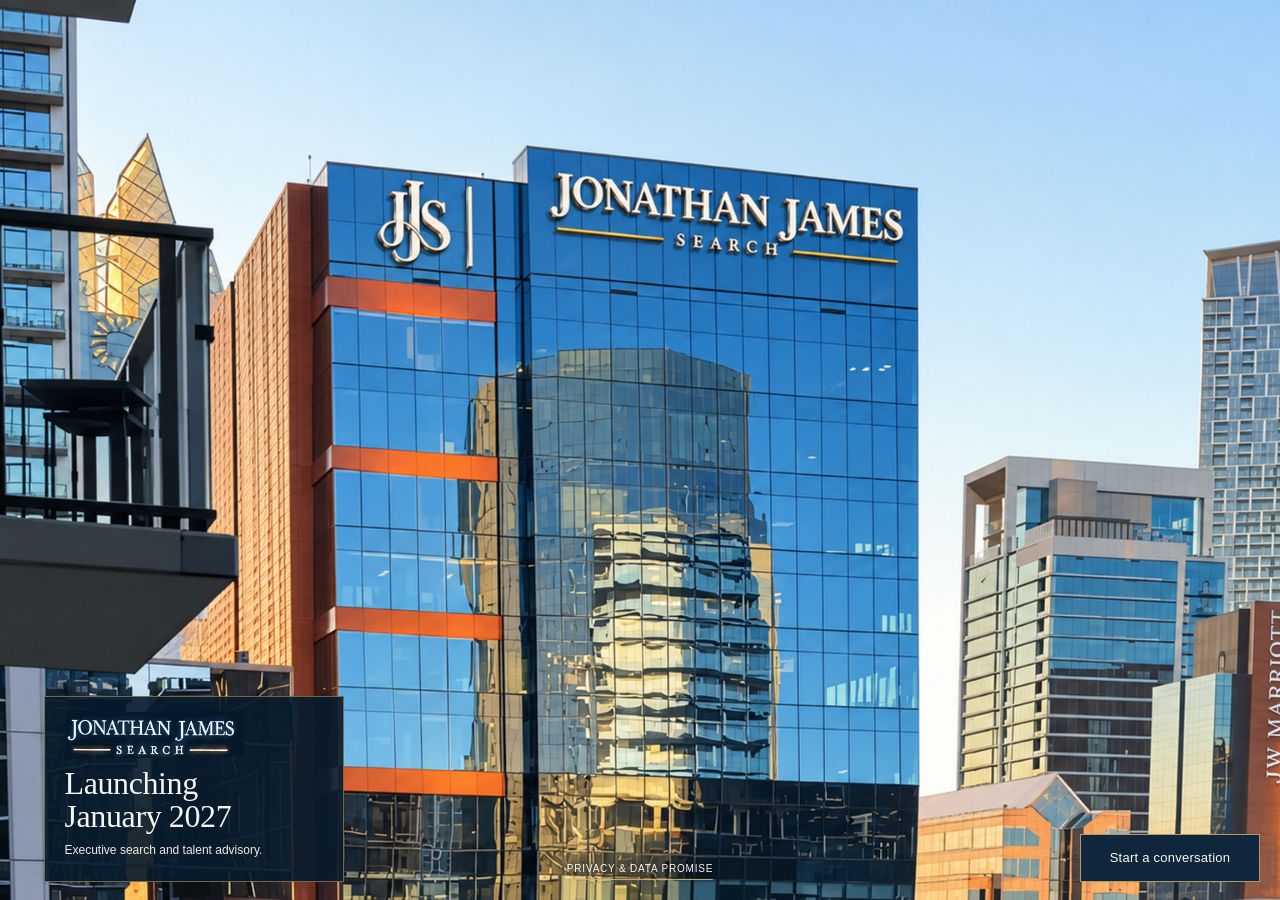
<file: index.html>
<!doctype html>
<html class="jjs-launch-page" lang="en" data-layout="full-bleed" data-release="day-desktop-clear-v3-20261023" data-format="desktop" data-period="daytime" data-media="image" data-film="daytime-desktop-still-v1">
<head>
<meta charset="utf-8">
<meta name="viewport" content="width=device-width,initial-scale=1,viewport-fit=cover">
<meta name="theme-color" content="#071b2d">
<meta name="robots" content="noindex,nofollow">
<meta name="description" content="Jonathan James Search launches in January 2027. Executive search and talent advisory. Connect with JJS ahead of launch.">
<title>Jonathan James Search | Launching January 2027</title>


<style>
:root{--jjs-contact-navy:#10263c;--jjs-contact-ivory:#faf7ef;--jjs-contact-gold:#b49861;--jjs-contact-ink:#172b3d;--jjs-contact-line:#d8d3c7}
.jjs-contact-launcher{position:fixed;left:max(clamp(14px,3vw,48px),env(safe-area-inset-left));bottom:max(18px,env(safe-area-inset-bottom));z-index:4}
.jjs-contact-trigger{display:flex;align-items:center;justify-content:center;min-height:48px;padding:0 18px;border:1px solid var(--jjs-contact-gold);border-radius:0;background:var(--jjs-contact-navy);color:var(--jjs-contact-ivory);font:13px/1.2 Arial,Helvetica,sans-serif;letter-spacing:.25px;white-space:nowrap;cursor:pointer;backdrop-filter:none}
.jjs-contact-trigger:hover{background:#18344e}
.jjs-contact-arrow{color:#d4bd8d;font-size:19px;line-height:1}
.jjs-inquiry{position:fixed;inset:0;width:100%;max-width:none;height:100%;height:100dvh;max-height:100%;margin:0;padding:26px;border:0;background:transparent;color:var(--jjs-contact-ink);color-scheme:light;box-sizing:border-box;overflow:hidden;font:13px/1.4 Arial,Helvetica,sans-serif}
.jjs-inquiry[open]{display:flex;align-items:center;justify-content:center}
.jjs-inquiry:not([open]){display:none}
.jjs-inquiry::backdrop{background:rgba(10,28,46,.25)}
.jjs-inquiry *{box-sizing:border-box}
.jjs-inquiry-panel{position:relative;width:440px;max-width:100%;max-height:100%;overflow-y:auto;overscroll-behavior:contain;padding:28px 34px 25px;background:var(--jjs-contact-ivory);border:1px solid var(--jjs-contact-gold);box-shadow:0 16px 64px rgba(5,16,27,.2)}
.jjs-inquiry-close{position:absolute;top:10px;right:10px;display:grid;place-items:center;width:40px;min-height:40px;padding:0;border:0;border-radius:0;background:transparent;color:#66717a;font:25px/1 Arial,Helvetica,sans-serif;cursor:pointer;backdrop-filter:none}
.jjs-inquiry-close:hover{background:#10263c08}
.jjs-inquiry-wordmark{display:inline-flex;flex-direction:column;align-items:center;margin:0 0 18px;color:var(--jjs-contact-navy)}
.jjs-inquiry-wordmark strong{font:400 18px/1.15 Georgia,'Times New Roman',serif;letter-spacing:.1px;white-space:nowrap}
.jjs-inquiry-wordmark span{display:flex;align-items:center;gap:9px;margin-top:6px;padding-left:3.3px;font:11px/1.2 Georgia,'Times New Roman',serif;letter-spacing:3.3px}
.jjs-inquiry-wordmark span::before,.jjs-inquiry-wordmark span::after{content:'';width:34px;height:1px;background:var(--jjs-contact-gold)}
.jjs-inquiry-title{margin:0 0 9px;color:var(--jjs-contact-navy);font:400 30px/1.15 Georgia,'Times New Roman',serif;letter-spacing:-.55px;white-space:normal}
.jjs-inquiry-intro{max-width:310px;margin:0 0 20px;color:#5a6670;font:13px/1.55 Arial,Helvetica,sans-serif}
.jjs-inquiry-fields{display:grid;grid-template-columns:minmax(0,1fr) minmax(0,1fr);gap:14px 18px}
.jjs-inquiry-field{display:flex;flex-direction:column;gap:7px;min-width:0;margin:0;color:var(--jjs-contact-ink);font:12px/1.35 Arial,Helvetica,sans-serif;letter-spacing:.15px}
.jjs-inquiry-wide{grid-column:1/-1}
.jjs-inquiry-field input,.jjs-inquiry-field textarea{display:block;width:100%;min-height:42px;padding:10px 11px;border:1px solid var(--jjs-contact-line);border-radius:0;background:#fffdf8;color:var(--jjs-contact-ink);box-shadow:none;font:14px/1.4 Arial,Helvetica,sans-serif;letter-spacing:normal}
.jjs-inquiry-field textarea{height:72px;min-height:72px;resize:vertical}
.jjs-inquiry-field input::placeholder,.jjs-inquiry-field textarea::placeholder{color:#7e858a;opacity:1}
.jjs-inquiry-send{display:flex;align-items:center;justify-content:space-between;width:100%;min-height:46px;margin-top:18px;padding:12px 17px;border:1px solid var(--jjs-contact-navy);border-radius:0;background:var(--jjs-contact-navy);color:var(--jjs-contact-ivory);font:13px/1.4 Arial,Helvetica,sans-serif;letter-spacing:.3px;cursor:pointer;backdrop-filter:none}
.jjs-inquiry-send:hover{background:#18344e}
.jjs-inquiry-send:disabled{opacity:.7;cursor:wait}
.jjs-inquiry-note{margin:12px 0 0;color:#697079;font:11px/1.45 Arial,Helvetica,sans-serif}
.jjs-inquiry-error{margin:16px 0 0;color:#963d2d;font:13px/1.5 Arial,Helvetica,sans-serif}
.jjs-inquiry-error a{color:inherit;text-decoration:underline;text-underline-offset:3px;overflow-wrap:anywhere}
.jjs-inquiry-success{padding:14px 0 7px}
.jjs-inquiry-check{display:grid;place-items:center;width:40px;height:40px;margin-bottom:25px;border:1px solid var(--jjs-contact-gold);color:var(--jjs-contact-navy);font:21px/1 Arial,Helvetica,sans-serif}
.jjs-inquiry-success h2{margin:0 0 14px;color:var(--jjs-contact-navy);font:400 32px/1.15 Georgia,'Times New Roman',serif}
.jjs-inquiry-success p{margin:0;color:var(--jjs-contact-ink);font:16px/1.6 Arial,Helvetica,sans-serif}
.jjs-inquiry-success .jjs-inquiry-send{margin-top:32px}
.jjs-inquiry [hidden],.jjs-inquiry-honey{display:none!important}
.jjs-inquiry :focus-visible,.jjs-contact-trigger:focus-visible{outline:2px solid var(--jjs-contact-gold);outline-offset:3px}
html.jjs-contact-open{overflow:hidden}
html[data-layout="full-bleed"] .layout-switch{top:max(14px,env(safe-area-inset-top));bottom:auto}
html[data-format="mobile"] .jjs-inquiry[open]{align-items:flex-end;padding:0}
html[data-format="mobile"] .jjs-inquiry-panel{width:min(440px,100%);max-height:calc(100dvh - 30px);padding:26px 25px max(26px,env(safe-area-inset-bottom));border:0;border-top:1px solid var(--jjs-contact-gold);border-radius:16px 16px 0 0}
html[data-format="mobile"] .jjs-inquiry-panel::before{content:'';position:absolute;top:9px;left:calc(50% - 18px);width:36px;height:3px;border-radius:2px;background:#d2cbbb}
html[data-format="mobile"] .jjs-inquiry-wordmark{display:none}
html[data-format="mobile"] .jjs-inquiry-title{padding-right:18px;font-size:29px}
html[data-format="mobile"] .jjs-inquiry-intro{margin-bottom:18px;font-size:12px}
html[data-format="mobile"] .jjs-inquiry-fields{grid-template-columns:minmax(0,1fr);gap:10px}
html[data-format="mobile"] .jjs-inquiry-field{gap:4px}
html[data-format="mobile"] .jjs-inquiry-field input,html[data-format="mobile"] .jjs-inquiry-field textarea{min-height:40px;padding:8px 10px;font-size:16px}
html[data-format="mobile"] .jjs-inquiry-field textarea{height:60px;min-height:60px}
html[data-format="mobile"] .jjs-inquiry-send{margin-top:16px}
html[data-format="mobile"] .jjs-inquiry-note{margin-top:11px}
@media(orientation:landscape){
 html[data-layout="full-bleed"][data-format="mobile"] .jjs-contact-launcher{left:calc((100vw - 56.25dvh)/2 + 12px);bottom:max(72px,calc(env(safe-area-inset-bottom) + 60px))}
 html[data-layout="full-bleed"][data-format="mobile"] .jjs-inquiry[open]{align-items:flex-end;padding:0}
 html[data-layout="full-bleed"][data-format="mobile"] .jjs-inquiry-panel{width:min(56.25dvh,100vw);max-height:calc(100dvh - 30px);padding:26px 25px max(26px,env(safe-area-inset-bottom));border:0;border-top:1px solid var(--jjs-contact-gold);border-radius:16px 16px 0 0}
}
@media(orientation:landscape) and (min-height:480px){
 html[data-layout="full-bleed"][data-format="mobile"] .jjs-contact-launcher{bottom:max(14px,env(safe-area-inset-bottom))}
}
@media(max-width:800px){
 .jjs-contact-launcher{left:max(12px,env(safe-area-inset-left));right:auto;bottom:max(12px,env(safe-area-inset-bottom))}
 .jjs-contact-trigger{width:auto;min-height:44px;padding:0 14px;font-size:12px;letter-spacing:.2px}
 html[data-layout="framed"] .jjs-contact-launcher{bottom:max(74px,calc(env(safe-area-inset-bottom) + 62px))}
}
@media(max-width:600px){
 .jjs-inquiry{padding:0}
 .jjs-inquiry[open]{align-items:flex-end}
 .jjs-inquiry-panel{width:100%;max-height:calc(100dvh - max(16px,env(safe-area-inset-top)));padding:26px 25px max(26px,env(safe-area-inset-bottom));border:0;border-top:1px solid var(--jjs-contact-gold);border-radius:16px 16px 0 0;scroll-padding:24px}
 .jjs-inquiry-panel::before{content:'';position:absolute;top:9px;left:calc(50% - 18px);width:36px;height:3px;border-radius:2px;background:#d2cbbb}
 .jjs-inquiry-wordmark{display:none}
 .jjs-inquiry-title{padding-right:18px;font-size:29px}
 .jjs-inquiry-intro{margin-bottom:18px;font-size:12px}
 .jjs-inquiry-fields{grid-template-columns:minmax(0,1fr);gap:10px}
 .jjs-inquiry-field{gap:4px}
 .jjs-inquiry-field input,.jjs-inquiry-field textarea{min-height:40px;padding:8px 10px;font-size:16px}
 .jjs-inquiry-field textarea{height:60px;min-height:60px}
 .jjs-inquiry-send{margin-top:16px}
 .jjs-inquiry-note{margin-top:11px}
}
@media(max-width:360px){.jjs-inquiry-panel{padding-left:20px;padding-right:20px}.jjs-inquiry-title{font-size:27px}}

:root{color-scheme:dark;--ivory:#f7f5ef;--navy:#071b2d;--gold:#b99a5e;--page-inset:clamp(20px,3.4vw,64px)}
*{box-sizing:border-box}
html,body{margin:0;width:100%;height:100%;overflow:hidden;background:var(--navy);color:var(--ivory)}
body{font-family:Arial,Helvetica,sans-serif}
[hidden]{display:none!important}
.holding-page{position:fixed;inset:0;width:100%;height:100vh;height:100dvh;overflow:hidden;background:#071b2d}
.film{position:absolute;inset:0;display:block;width:100%;height:100%;object-fit:cover;object-position:50% 12%}
.film-video{opacity:0;transition:opacity .45s ease}
.film-video.is-visible{opacity:1}
.launch-message{position:absolute;left:max(var(--page-inset),env(safe-area-inset-left));right:var(--page-inset);bottom:max(105px,calc(env(safe-area-inset-bottom) + 88px));max-width:620px}
.launch-rule{width:46px;height:1px;margin-bottom:20px;background:#d2b574}
.launch-brand{margin:0 0 12px;font:12px/1.3 Arial,Helvetica,sans-serif;letter-spacing:1.8px;text-transform:uppercase;color:#f7f5ef}
.launch-message h1{margin:0;color:var(--ivory);font:400 clamp(37px,3.3vw,56px)/1.07 Georgia,'Times New Roman',serif;letter-spacing:-.8px;text-wrap:balance}
.launch-message h1 span{display:block}
.launch-description{margin:17px 0 0;color:#eeeae1;font:14px/1.35 Arial,Helvetica,sans-serif}
.film-controls{position:fixed;right:max(20px,env(safe-area-inset-right));bottom:max(18px,env(safe-area-inset-bottom));z-index:4;display:flex;gap:8px}
.film-control{min-height:48px;padding:0 17px;border:1px solid #b99a5e99;border-radius:0;background:#071b2de8;color:#f7f5ef;font:12px/1.2 Arial,Helvetica,sans-serif;cursor:pointer;backdrop-filter:blur(8px)}
.film-control:disabled{opacity:.5;cursor:default}
.film-control:focus-visible{outline:2px solid var(--gold);outline-offset:4px}
.jjs-contact-launcher{left:max(var(--page-inset),env(safe-area-inset-left))}
.jjs-contact-trigger{min-height:48px;padding:0 20px}
.jjs-inquiry-close{min-height:44px;width:44px}
.jjs-inquiry-direct{margin:12px 0 0;color:#5a6670;font:11px/1.5 Arial,Helvetica,sans-serif}
.jjs-inquiry-direct a{color:#18344e;text-decoration:underline;text-underline-offset:3px;overflow-wrap:anywhere}
.sr-only{position:absolute;width:1px;height:1px;padding:0;margin:-1px;overflow:hidden;clip:rect(0,0,0,0);white-space:nowrap;border:0}
.no-script-contact{position:fixed;left:var(--page-inset);bottom:16px;z-index:5;font-size:13px}
.no-script-contact a{color:var(--ivory)}
@media(max-width:700px){
 :root{--page-inset:20px}
 .film{object-position:50% 12%}
 .launch-message{bottom:max(90px,calc(env(safe-area-inset-bottom) + 78px));max-width:400px}
 .launch-rule{width:36px;margin-bottom:16px}
 .launch-brand{margin-bottom:10px;font-size:10px;letter-spacing:1.5px}
 .launch-message h1{font-size:clamp(32px,8.2vw,42px);line-height:1.08;letter-spacing:-.4px}
 .launch-description{margin-top:13px;font-size:12px;line-height:1.4}
 .film-controls{right:max(12px,env(safe-area-inset-right));bottom:max(12px,env(safe-area-inset-bottom));gap:6px}
 .film-control{min-height:44px;padding:0 12px;font-size:11px}
 .jjs-contact-launcher{left:max(12px,env(safe-area-inset-left));bottom:max(12px,env(safe-area-inset-bottom))}
 .jjs-contact-trigger{min-height:44px;padding:0 13px;font-size:12px}
}
html[data-layout="full-bleed"][data-format="mobile"] .jjs-contact-launcher{left:max(12px,env(safe-area-inset-left));bottom:max(12px,env(safe-area-inset-bottom))}
html[data-layout="full-bleed"][data-format="mobile"] .jjs-inquiry-panel{width:min(440px,100%);max-height:calc(100dvh - max(12px,env(safe-area-inset-top)))}
@media(max-height:520px) and (orientation:landscape){
 .launch-message{bottom:max(77px,calc(env(safe-area-inset-bottom) + 65px))}
 .launch-rule{margin-bottom:10px}
 .launch-brand{margin-bottom:6px;font-size:10px}
 .launch-message h1{font-size:30px;line-height:1.05}
 .launch-message h1 span{display:inline}
 .launch-description{margin-top:8px;font-size:11px}
 .jjs-inquiry-panel{padding-top:22px;padding-bottom:20px}
}
@media(max-width:359px){
 .launch-message{left:16px;right:16px}
 .launch-message h1{font-size:31px}
 .launch-brand{font-size:9px}
 .film-control{padding:0 9px}
 .jjs-contact-trigger{padding:0 11px;font-size:11px}
}
@media(prefers-reduced-motion:reduce){.film-video{transition:none}}

</style>
<style>
:root{--jjs-launch-inset:clamp(24px,3.4vw,64px)}
.jjs-launch-panel{position:fixed;inset:auto 0 0;z-index:4;box-sizing:border-box;padding:62px max(var(--jjs-launch-inset),env(safe-area-inset-right)) max(100px,calc(env(safe-area-inset-bottom) + 82px)) max(var(--jjs-launch-inset),env(safe-area-inset-left));background:transparent;color:#f7f5ef;pointer-events:none}
.jjs-launch-copy{max-width:620px;text-shadow:0 1px 3px rgba(0,0,0,.95),0 2px 14px rgba(0,0,0,.65)}
.jjs-launch-copy::before{content:'';display:block;width:42px;height:1px;margin-bottom:18px;background:#d2b574}
.jjs-launch-brand{margin:0 0 12px;font:11px/1.3 Arial,Helvetica,sans-serif;letter-spacing:1.6px;text-transform:uppercase;color:#f7f5ef}
html .jjs-launch-panel .jjs-launch-title{display:block;position:static;width:auto;height:auto;clip:auto;overflow:visible;margin:0;padding:0;color:#f7f5ef;font:400 clamp(37px,3.3vw,56px)/1.07 Georgia,'Times New Roman',serif;letter-spacing:-.7px;white-space:normal;text-wrap:balance}
.jjs-launch-title span{display:block}
.jjs-launch-description{margin:16px 0 0;color:#eeeae1;font:14px/1.4 Arial,Helvetica,sans-serif}
html.jjs-launch-page .controls,html.jjs-launch-page .film-controls,html.jjs-launch-page footer{z-index:6}
html.jjs-launch-page[data-layout="full-bleed"] .jjs-contact-launcher{z-index:6;left:max(var(--jjs-launch-inset),env(safe-area-inset-left));bottom:max(18px,env(safe-area-inset-bottom))}
html.jjs-launch-page .layout-switch,html.jjs-launch-page .other-preview{top:max(14px,env(safe-area-inset-top));bottom:auto;z-index:6}
html.jjs-launch-page .controls #play{position:absolute;right:0;bottom:54px}
html.jjs-launch-page.jjs-portrait-preview[data-format="mobile"] #fullscreen{display:none}
@media(max-width:700px) and (orientation:portrait){
 :root{--jjs-launch-inset:20px}
 .jjs-launch-panel{min-height:max(258px,32dvh);padding:24px max(20px,env(safe-area-inset-right)) max(88px,calc(env(safe-area-inset-bottom) + 70px)) max(20px,env(safe-area-inset-left));border-top:0;background:transparent}
 .jjs-launch-copy::before{width:34px;margin-bottom:15px}
 .jjs-launch-brand{margin-bottom:9px;font-size:10px;letter-spacing:1.4px}
 html .jjs-launch-panel .jjs-launch-title{font-size:clamp(31px,8.2vw,40px);line-height:1.08;letter-spacing:-.4px}
 .jjs-launch-description{margin-top:12px;font-size:12px}
 html.jjs-launch-page[data-layout="full-bleed"] .jjs-contact-launcher{left:max(20px,env(safe-area-inset-left));bottom:max(18px,env(safe-area-inset-bottom))}
 html.jjs-launch-page .controls,html.jjs-launch-page .film-controls,html.jjs-launch-page footer{right:max(20px,env(safe-area-inset-right));bottom:max(18px,env(safe-area-inset-bottom))}
 html.jjs-launch-page .film-control,html.jjs-launch-page .controls button,html.jjs-launch-page footer button{min-height:44px;padding:0 12px;font-size:11px}
 html.jjs-launch-page .jjs-contact-trigger{min-height:44px;padding:0 13px;font-size:12px}
}
@media(max-width:359px) and (orientation:portrait){
 .jjs-launch-panel{padding-left:16px;padding-right:16px}
 html.jjs-launch-page[data-layout="full-bleed"] .jjs-contact-launcher{left:max(16px,env(safe-area-inset-left))}
 html.jjs-launch-page .controls,html.jjs-launch-page .film-controls,html.jjs-launch-page footer{right:max(16px,env(safe-area-inset-right))}
 html.jjs-launch-page .jjs-contact-trigger{padding:0 10px;font-size:11px}
}
@media(orientation:landscape) and (max-height:520px){
 .jjs-launch-panel{padding-top:35px;padding-bottom:max(78px,calc(env(safe-area-inset-bottom) + 66px))}
 .jjs-launch-copy::before{margin-bottom:10px}
 .jjs-launch-brand{margin-bottom:6px;font-size:9px}
 html .jjs-launch-panel .jjs-launch-title{font-size:30px;line-height:1.05}
 .jjs-launch-title span{display:inline}
 .jjs-launch-description{margin-top:8px;font-size:11px}
}
@media(orientation:landscape){
 html.jjs-launch-page.jjs-portrait-preview[data-format="mobile"] .jjs-launch-panel{left:50%;right:auto;width:56.25dvh;transform:translateX(-50%);min-height:32dvh;padding:22px 16px 82px;border-top:0;background:transparent}
 html.jjs-launch-page.jjs-portrait-preview[data-format="mobile"] .jjs-launch-title{font-size:clamp(19px,3.8dvh,36px)}
 html.jjs-launch-page.jjs-portrait-preview[data-format="mobile"] .jjs-launch-title span{display:block}
 html.jjs-launch-page.jjs-portrait-preview[data-format="mobile"] .jjs-launch-brand{font-size:8px;letter-spacing:1px}
 html.jjs-launch-page.jjs-portrait-preview[data-format="mobile"] .jjs-launch-description{font-size:10px}
 html.jjs-launch-page.jjs-portrait-preview[data-format="mobile"] .jjs-contact-launcher{left:calc((100vw - 56.25dvh)/2 + 10px);bottom:max(14px,env(safe-area-inset-bottom))}
 html.jjs-launch-page.jjs-portrait-preview[data-format="mobile"] .jjs-contact-trigger{min-height:40px;padding:0 8px;font-size:10px}
 html.jjs-launch-page.jjs-portrait-preview[data-format="mobile"] .controls,html.jjs-launch-page.jjs-portrait-preview[data-format="mobile"] .film-controls,html.jjs-launch-page.jjs-portrait-preview[data-format="mobile"] footer{right:calc((100vw - 56.25dvh)/2 + 10px);bottom:max(14px,env(safe-area-inset-bottom))}
 html.jjs-launch-page.jjs-portrait-preview[data-format="mobile"] .controls button,html.jjs-launch-page.jjs-portrait-preview[data-format="mobile"] .film-controls button,html.jjs-launch-page.jjs-portrait-preview[data-format="mobile"] footer button{min-height:40px;padding:0 8px;font-size:10px}
}

</style>
<style>html[data-media="image"] #film-poster{animation:none;transform:none;transition:none}</style>
<link rel="stylesheet" href="/still-image.css?v=day-desktop-clear-v3-20261023">
<link rel="stylesheet" href="/launch-box.css?v=shared-reference-box-20261025">
</head>
<body>
<main class="holding-page" aria-label="Jonathan James Search — launching January 2027">
  <img width="3840" height="2160" fetchpriority="high" decoding="sync" class="film film-poster" id="film-poster" src="/images/daytime-desktop-clear-v3.jpg" alt="Jonathan James Search branding fitted to the glass of an Austin building">
</main>
<section class="jjs-launch-panel" aria-labelledby="jjs-launch-title">
  <div class="jjs-launch-copy">
    <p class="jjs-launch-brand"><img class="jjs-launch-wordmark" src="/images/jjs-neon-wordmark.png" width="1088" height="278" alt="Jonathan James Search"></p>
    <h1 class="jjs-launch-title" id="jjs-launch-title">Launching <span>January 2027</span></h1>
    <p class="jjs-launch-description">Executive search and talent advisory.</p>
  </div>
</section>
<div class="film-controls" aria-label="Contact Jonathan James Search">
</div>
<p class="sr-only" id="status" role="status" aria-live="polite"></p>
<noscript><p class="no-script-contact">Launching January 2027. <a href="mailto:jonathan.mcmanus@jj-search.com">Contact JJS</a></p></noscript>



<script>
(() => {
  'use strict';
  if (document.getElementById('jjs-inquiry')) return;

  const recipient = 'jonathan.mcmanus@jj-search.com';
  const endpoint = 'https://formsubmit.co/ajax/' + recipient;
  const launcher = document.createElement('div');
  launcher.className = 'jjs-contact-launcher';
  launcher.innerHTML = '<button class="jjs-contact-trigger" type="button" aria-haspopup="dialog" aria-controls="jjs-inquiry" aria-expanded="false">Start a conversation</button>';

  const dialog = document.createElement('dialog');
  dialog.id = 'jjs-inquiry';
  dialog.className = 'jjs-inquiry';
  dialog.setAttribute('aria-labelledby', 'jjs-inquiry-title');
  dialog.innerHTML = `
    <div class="jjs-inquiry-panel">
      <button class="jjs-inquiry-close" type="button" aria-label="Close inquiry form">×</button>
      <div class="jjs-inquiry-wordmark" aria-label="Jonathan James Search"><strong>JONATHAN JAMES</strong><span>SEARCH</span></div>
      <div class="jjs-inquiry-entry">
        <h2 class="jjs-inquiry-title" id="jjs-inquiry-title">Start a conversation</h2>
        <p class="jjs-inquiry-intro">Connect with us ahead of our January 2027 launch.</p>
        <form method="post">
          <div class="jjs-inquiry-fields">
            <label class="jjs-inquiry-field" for="jjs-inquiry-name">Name<input id="jjs-inquiry-name" name="name" autocomplete="name" placeholder="Your name" maxlength="120" required></label>
            <label class="jjs-inquiry-field" for="jjs-inquiry-email">Work email<input id="jjs-inquiry-email" name="email" type="email" autocomplete="email" inputmode="email" placeholder="you@company.com" maxlength="254" required></label>
            <label class="jjs-inquiry-field jjs-inquiry-wide" for="jjs-inquiry-company">Company<input id="jjs-inquiry-company" name="company" autocomplete="organization" placeholder="Your company" maxlength="160"></label>
            <label class="jjs-inquiry-field jjs-inquiry-wide" for="jjs-inquiry-message">How can we help?<textarea id="jjs-inquiry-message" name="message" placeholder="Tell us a little about your inquiry." maxlength="5000" required></textarea></label>
          </div>
          <div class="jjs-inquiry-honey" aria-hidden="true"><label>Leave this field empty<input name="_honey" autocomplete="off" tabindex="-1"></label></div>
          <button class="jjs-inquiry-send" type="submit"><span data-send-label>Send inquiry</span><span class="jjs-contact-arrow" aria-hidden="true">→</span></button>
          <p class="jjs-inquiry-note">Your inquiry will be treated in confidence.</p>
          <p class="jjs-inquiry-direct">You can also <a href="mailto:${recipient}">email Jonathan directly</a>.</p>
          <p class="jjs-inquiry-error" role="alert" hidden>We couldn’t confirm your inquiry was sent. Please try again or <a href="mailto:${recipient}">email us directly</a>.</p>
        </form>
      </div>
      <div class="jjs-inquiry-success" role="status" aria-live="polite" hidden>
        <div class="jjs-inquiry-check" aria-hidden="true">✓</div>
        <h2 id="jjs-inquiry-success-title">Thank you.</h2>
        <p>Your inquiry has been sent to Jonathan James Search.</p>
        <button class="jjs-inquiry-send" type="button" data-inquiry-return>Return to JJS <span class="jjs-contact-arrow" aria-hidden="true">→</span></button>
      </div>
    </div>`;
  document.body.append(dialog);
  document.querySelector('.film-controls').append(launcher);

  const trigger = launcher.querySelector('button');
  const panel = dialog.querySelector('.jjs-inquiry-panel');
  const closeButton = dialog.querySelector('.jjs-inquiry-close');
  const form = dialog.querySelector('form');
  const entry = dialog.querySelector('.jjs-inquiry-entry');
  const success = dialog.querySelector('.jjs-inquiry-success');
  const error = dialog.querySelector('.jjs-inquiry-error');
  const submit = form.querySelector('button[type="submit"]');
  const sendLabel = form.querySelector('[data-send-label]');
  const returnButton = dialog.querySelector('[data-inquiry-return]');
  let sending = false;
  let completed = false;
  form.action = endpoint;

  function reset() {
    form.reset();
    entry.hidden = false;
    success.hidden = true;
    error.hidden = true;
    completed = false;
    dialog.setAttribute('aria-labelledby', 'jjs-inquiry-title');
  }
  function close() {
    dialog.close();
  }
  trigger.addEventListener('click', () => {
    if (completed) reset();
    dialog.showModal();
    document.documentElement.classList.add('jjs-contact-open');
    trigger.setAttribute('aria-expanded', 'true');
  });
  closeButton.addEventListener('click', close);
  returnButton.addEventListener('click', close);
  dialog.addEventListener('click', event => {
    if (event.target === dialog) close();
  });
  dialog.addEventListener('close', () => {
    document.documentElement.classList.remove('jjs-contact-open');
    trigger.setAttribute('aria-expanded', 'false');
    trigger.focus({preventScroll: true});
  });

  form.addEventListener('submit', async event => {
    event.preventDefault();
    if (sending || !form.reportValidity()) return;
    const name = form.elements.namedItem('name').value.trim();
    const email = form.elements.namedItem('email').value.trim();
    const company = form.elements.namedItem('company').value.trim();
    const message = form.elements.namedItem('message').value.trim();
    if (!name || !email || !message) {
      const field = !name ? 'name' : !email ? 'email' : 'message';
      form.elements.namedItem(field).value = '';
      form.elements.namedItem(field).reportValidity();
      return;
    }
    const data = new FormData(form);
    data.set('name', name);
    data.set('email', email);
    data.set('company', company);
    data.set('message', message);
    data.set('_replyto', email);
    data.set('_subject', 'JJS website inquiry' + (company ? ' — ' + company.replace(/[\r\n]/g, ' ') : ''));
    data.set('_template', 'table');
    data.set('_url', 'https://jonathanjamessearch.com/');
    data.set('Page', location.href);
    data.set('Version', document.documentElement.dataset.film || 'JJS holding page');
    data.set('Layout', document.documentElement.dataset.layout || 'full-bleed');

    sending = true;
    error.hidden = true;
    submit.disabled = true;
    sendLabel.textContent = 'Sending…';
    panel.setAttribute('aria-busy', 'true');
    const controller = new AbortController();
    const timeout = setTimeout(() => controller.abort(), 30000);
    try {
      const response = await fetch(endpoint, {
        method: 'POST',
        body: data,
        headers: {'Accept': 'application/json'},
        credentials: 'omit',
        referrerPolicy: 'strict-origin-when-cross-origin',
        signal: controller.signal
      });
      const result = await response.json();
      const accepted = result.success === true || result.success === 'true';
      const activationPending = /activat|confirm your form/i.test(String(result.message || ''));
      if (!response.ok || !accepted || activationPending) throw new Error('Inquiry not accepted');
      completed = true;
      entry.hidden = true;
      success.hidden = false;
      dialog.setAttribute('aria-labelledby', 'jjs-inquiry-success-title');
      panel.scrollTop = 0;
      if (dialog.open) returnButton.focus({preventScroll: true});
    } catch {
      error.hidden = false;
    } finally {
      clearTimeout(timeout);
      sending = false;
      submit.disabled = false;
      sendLabel.textContent = 'Send inquiry';
      panel.removeAttribute('aria-busy');
    }
  });
})();

</script>
<script src="/holding-schedule.js?v=approved-preview-v34"></script>
<script src="/holding.js?v=approved-preview-v34"></script>
</body>
</html>
</file>
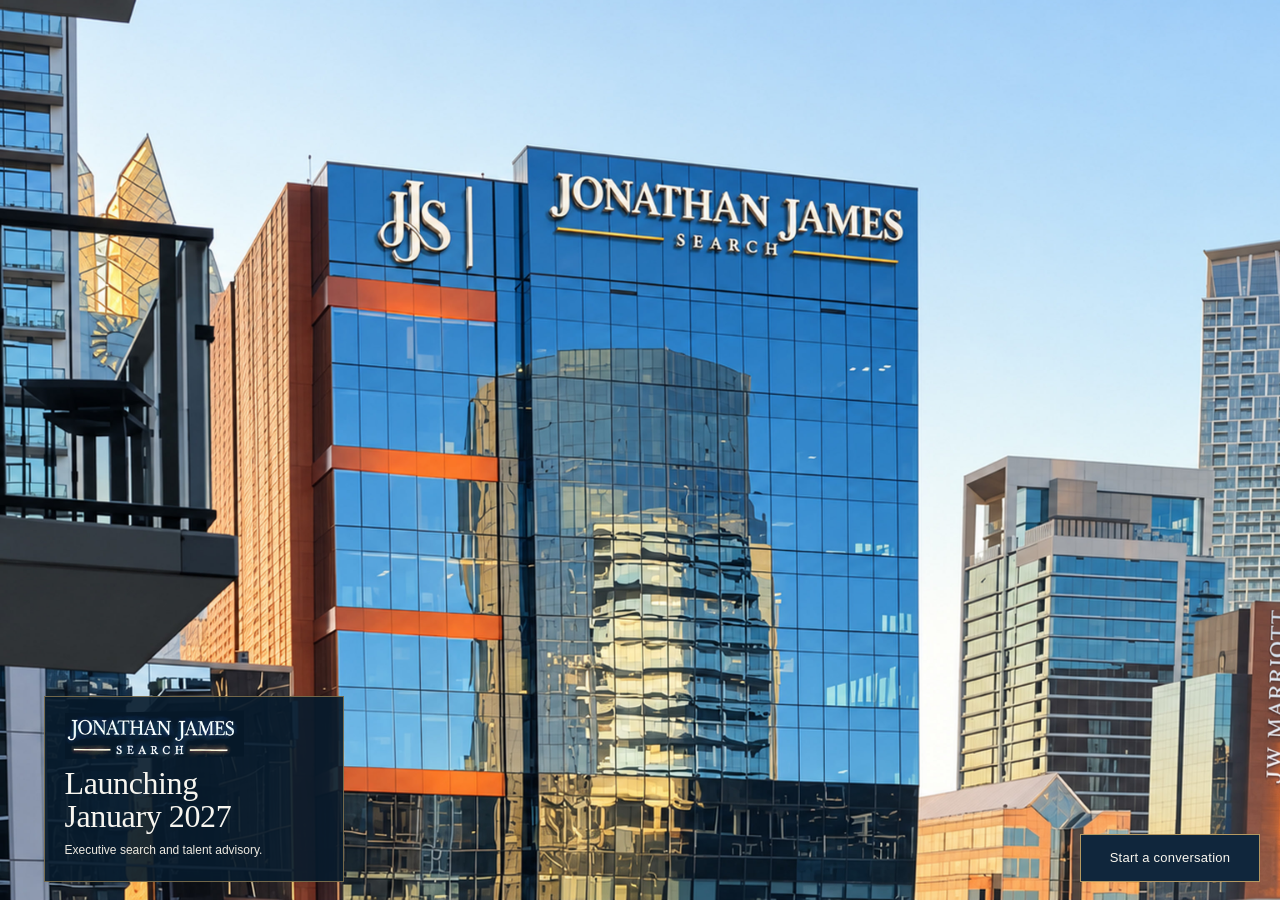
<file: daytime-desktop/index.html>
<!doctype html>
<html class="jjs-launch-page" lang="en" data-layout="full-bleed" data-release="day-desktop-clear-v3-20261023" data-format="desktop" data-period="daytime" data-media="image" data-film="daytime-desktop-still-v1">
<head>
<meta charset="utf-8">
<meta name="viewport" content="width=device-width,initial-scale=1,viewport-fit=cover">
<meta name="theme-color" content="#071b2d">
<meta name="robots" content="noindex,nofollow">
<meta name="description" content="Jonathan James Search launches in January 2027. Executive search and talent advisory. Connect with JJS ahead of launch.">
<title>Jonathan James Search | Launching January 2027</title>


<style>
:root{--jjs-contact-navy:#10263c;--jjs-contact-ivory:#faf7ef;--jjs-contact-gold:#b49861;--jjs-contact-ink:#172b3d;--jjs-contact-line:#d8d3c7}
.jjs-contact-launcher{position:fixed;left:max(clamp(14px,3vw,48px),env(safe-area-inset-left));bottom:max(18px,env(safe-area-inset-bottom));z-index:4}
.jjs-contact-trigger{display:flex;align-items:center;justify-content:center;min-height:48px;padding:0 18px;border:1px solid var(--jjs-contact-gold);border-radius:0;background:var(--jjs-contact-navy);color:var(--jjs-contact-ivory);font:13px/1.2 Arial,Helvetica,sans-serif;letter-spacing:.25px;white-space:nowrap;cursor:pointer;backdrop-filter:none}
.jjs-contact-trigger:hover{background:#18344e}
.jjs-contact-arrow{color:#d4bd8d;font-size:19px;line-height:1}
.jjs-inquiry{position:fixed;inset:0;width:100%;max-width:none;height:100%;height:100dvh;max-height:100%;margin:0;padding:26px;border:0;background:transparent;color:var(--jjs-contact-ink);color-scheme:light;box-sizing:border-box;overflow:hidden;font:13px/1.4 Arial,Helvetica,sans-serif}
.jjs-inquiry[open]{display:flex;align-items:center;justify-content:center}
.jjs-inquiry:not([open]){display:none}
.jjs-inquiry::backdrop{background:rgba(10,28,46,.25)}
.jjs-inquiry *{box-sizing:border-box}
.jjs-inquiry-panel{position:relative;width:440px;max-width:100%;max-height:100%;overflow-y:auto;overscroll-behavior:contain;padding:28px 34px 25px;background:var(--jjs-contact-ivory);border:1px solid var(--jjs-contact-gold);box-shadow:0 16px 64px rgba(5,16,27,.2)}
.jjs-inquiry-close{position:absolute;top:10px;right:10px;display:grid;place-items:center;width:40px;min-height:40px;padding:0;border:0;border-radius:0;background:transparent;color:#66717a;font:25px/1 Arial,Helvetica,sans-serif;cursor:pointer;backdrop-filter:none}
.jjs-inquiry-close:hover{background:#10263c08}
.jjs-inquiry-wordmark{display:inline-flex;flex-direction:column;align-items:center;margin:0 0 18px;color:var(--jjs-contact-navy)}
.jjs-inquiry-wordmark strong{font:400 18px/1.15 Georgia,'Times New Roman',serif;letter-spacing:.1px;white-space:nowrap}
.jjs-inquiry-wordmark span{display:flex;align-items:center;gap:9px;margin-top:6px;padding-left:3.3px;font:11px/1.2 Georgia,'Times New Roman',serif;letter-spacing:3.3px}
.jjs-inquiry-wordmark span::before,.jjs-inquiry-wordmark span::after{content:'';width:34px;height:1px;background:var(--jjs-contact-gold)}
.jjs-inquiry-title{margin:0 0 9px;color:var(--jjs-contact-navy);font:400 30px/1.15 Georgia,'Times New Roman',serif;letter-spacing:-.55px;white-space:normal}
.jjs-inquiry-intro{max-width:310px;margin:0 0 20px;color:#5a6670;font:13px/1.55 Arial,Helvetica,sans-serif}
.jjs-inquiry-fields{display:grid;grid-template-columns:minmax(0,1fr) minmax(0,1fr);gap:14px 18px}
.jjs-inquiry-field{display:flex;flex-direction:column;gap:7px;min-width:0;margin:0;color:var(--jjs-contact-ink);font:12px/1.35 Arial,Helvetica,sans-serif;letter-spacing:.15px}
.jjs-inquiry-wide{grid-column:1/-1}
.jjs-inquiry-field input,.jjs-inquiry-field textarea{display:block;width:100%;min-height:42px;padding:10px 11px;border:1px solid var(--jjs-contact-line);border-radius:0;background:#fffdf8;color:var(--jjs-contact-ink);box-shadow:none;font:14px/1.4 Arial,Helvetica,sans-serif;letter-spacing:normal}
.jjs-inquiry-field textarea{height:72px;min-height:72px;resize:vertical}
.jjs-inquiry-field input::placeholder,.jjs-inquiry-field textarea::placeholder{color:#7e858a;opacity:1}
.jjs-inquiry-send{display:flex;align-items:center;justify-content:space-between;width:100%;min-height:46px;margin-top:18px;padding:12px 17px;border:1px solid var(--jjs-contact-navy);border-radius:0;background:var(--jjs-contact-navy);color:var(--jjs-contact-ivory);font:13px/1.4 Arial,Helvetica,sans-serif;letter-spacing:.3px;cursor:pointer;backdrop-filter:none}
.jjs-inquiry-send:hover{background:#18344e}
.jjs-inquiry-send:disabled{opacity:.7;cursor:wait}
.jjs-inquiry-note{margin:12px 0 0;color:#697079;font:11px/1.45 Arial,Helvetica,sans-serif}
.jjs-inquiry-error{margin:16px 0 0;color:#963d2d;font:13px/1.5 Arial,Helvetica,sans-serif}
.jjs-inquiry-error a{color:inherit;text-decoration:underline;text-underline-offset:3px;overflow-wrap:anywhere}
.jjs-inquiry-success{padding:14px 0 7px}
.jjs-inquiry-check{display:grid;place-items:center;width:40px;height:40px;margin-bottom:25px;border:1px solid var(--jjs-contact-gold);color:var(--jjs-contact-navy);font:21px/1 Arial,Helvetica,sans-serif}
.jjs-inquiry-success h2{margin:0 0 14px;color:var(--jjs-contact-navy);font:400 32px/1.15 Georgia,'Times New Roman',serif}
.jjs-inquiry-success p{margin:0;color:var(--jjs-contact-ink);font:16px/1.6 Arial,Helvetica,sans-serif}
.jjs-inquiry-success .jjs-inquiry-send{margin-top:32px}
.jjs-inquiry [hidden],.jjs-inquiry-honey{display:none!important}
.jjs-inquiry :focus-visible,.jjs-contact-trigger:focus-visible{outline:2px solid var(--jjs-contact-gold);outline-offset:3px}
html.jjs-contact-open{overflow:hidden}
html[data-layout="full-bleed"] .layout-switch{top:max(14px,env(safe-area-inset-top));bottom:auto}
html[data-format="mobile"] .jjs-inquiry[open]{align-items:flex-end;padding:0}
html[data-format="mobile"] .jjs-inquiry-panel{width:min(440px,100%);max-height:calc(100dvh - 30px);padding:26px 25px max(26px,env(safe-area-inset-bottom));border:0;border-top:1px solid var(--jjs-contact-gold);border-radius:16px 16px 0 0}
html[data-format="mobile"] .jjs-inquiry-panel::before{content:'';position:absolute;top:9px;left:calc(50% - 18px);width:36px;height:3px;border-radius:2px;background:#d2cbbb}
html[data-format="mobile"] .jjs-inquiry-wordmark{display:none}
html[data-format="mobile"] .jjs-inquiry-title{padding-right:18px;font-size:29px}
html[data-format="mobile"] .jjs-inquiry-intro{margin-bottom:18px;font-size:12px}
html[data-format="mobile"] .jjs-inquiry-fields{grid-template-columns:minmax(0,1fr);gap:10px}
html[data-format="mobile"] .jjs-inquiry-field{gap:4px}
html[data-format="mobile"] .jjs-inquiry-field input,html[data-format="mobile"] .jjs-inquiry-field textarea{min-height:40px;padding:8px 10px;font-size:16px}
html[data-format="mobile"] .jjs-inquiry-field textarea{height:60px;min-height:60px}
html[data-format="mobile"] .jjs-inquiry-send{margin-top:16px}
html[data-format="mobile"] .jjs-inquiry-note{margin-top:11px}
@media(orientation:landscape){
 html[data-layout="full-bleed"][data-format="mobile"] .jjs-contact-launcher{left:calc((100vw - 56.25dvh)/2 + 12px);bottom:max(72px,calc(env(safe-area-inset-bottom) + 60px))}
 html[data-layout="full-bleed"][data-format="mobile"] .jjs-inquiry[open]{align-items:flex-end;padding:0}
 html[data-layout="full-bleed"][data-format="mobile"] .jjs-inquiry-panel{width:min(56.25dvh,100vw);max-height:calc(100dvh - 30px);padding:26px 25px max(26px,env(safe-area-inset-bottom));border:0;border-top:1px solid var(--jjs-contact-gold);border-radius:16px 16px 0 0}
}
@media(orientation:landscape) and (min-height:480px){
 html[data-layout="full-bleed"][data-format="mobile"] .jjs-contact-launcher{bottom:max(14px,env(safe-area-inset-bottom))}
}
@media(max-width:800px){
 .jjs-contact-launcher{left:max(12px,env(safe-area-inset-left));right:auto;bottom:max(12px,env(safe-area-inset-bottom))}
 .jjs-contact-trigger{width:auto;min-height:44px;padding:0 14px;font-size:12px;letter-spacing:.2px}
 html[data-layout="framed"] .jjs-contact-launcher{bottom:max(74px,calc(env(safe-area-inset-bottom) + 62px))}
}
@media(max-width:600px){
 .jjs-inquiry{padding:0}
 .jjs-inquiry[open]{align-items:flex-end}
 .jjs-inquiry-panel{width:100%;max-height:calc(100dvh - max(16px,env(safe-area-inset-top)));padding:26px 25px max(26px,env(safe-area-inset-bottom));border:0;border-top:1px solid var(--jjs-contact-gold);border-radius:16px 16px 0 0;scroll-padding:24px}
 .jjs-inquiry-panel::before{content:'';position:absolute;top:9px;left:calc(50% - 18px);width:36px;height:3px;border-radius:2px;background:#d2cbbb}
 .jjs-inquiry-wordmark{display:none}
 .jjs-inquiry-title{padding-right:18px;font-size:29px}
 .jjs-inquiry-intro{margin-bottom:18px;font-size:12px}
 .jjs-inquiry-fields{grid-template-columns:minmax(0,1fr);gap:10px}
 .jjs-inquiry-field{gap:4px}
 .jjs-inquiry-field input,.jjs-inquiry-field textarea{min-height:40px;padding:8px 10px;font-size:16px}
 .jjs-inquiry-field textarea{height:60px;min-height:60px}
 .jjs-inquiry-send{margin-top:16px}
 .jjs-inquiry-note{margin-top:11px}
}
@media(max-width:360px){.jjs-inquiry-panel{padding-left:20px;padding-right:20px}.jjs-inquiry-title{font-size:27px}}

:root{color-scheme:dark;--ivory:#f7f5ef;--navy:#071b2d;--gold:#b99a5e;--page-inset:clamp(20px,3.4vw,64px)}
*{box-sizing:border-box}
html,body{margin:0;width:100%;height:100%;overflow:hidden;background:var(--navy);color:var(--ivory)}
body{font-family:Arial,Helvetica,sans-serif}
[hidden]{display:none!important}
.holding-page{position:fixed;inset:0;width:100%;height:100vh;height:100dvh;overflow:hidden;background:#071b2d}
.film{position:absolute;inset:0;display:block;width:100%;height:100%;object-fit:cover;object-position:50% 12%}
.film-video{opacity:0;transition:opacity .45s ease}
.film-video.is-visible{opacity:1}
.launch-message{position:absolute;left:max(var(--page-inset),env(safe-area-inset-left));right:var(--page-inset);bottom:max(105px,calc(env(safe-area-inset-bottom) + 88px));max-width:620px}
.launch-rule{width:46px;height:1px;margin-bottom:20px;background:#d2b574}
.launch-brand{margin:0 0 12px;font:12px/1.3 Arial,Helvetica,sans-serif;letter-spacing:1.8px;text-transform:uppercase;color:#f7f5ef}
.launch-message h1{margin:0;color:var(--ivory);font:400 clamp(37px,3.3vw,56px)/1.07 Georgia,'Times New Roman',serif;letter-spacing:-.8px;text-wrap:balance}
.launch-message h1 span{display:block}
.launch-description{margin:17px 0 0;color:#eeeae1;font:14px/1.35 Arial,Helvetica,sans-serif}
.film-controls{position:fixed;right:max(20px,env(safe-area-inset-right));bottom:max(18px,env(safe-area-inset-bottom));z-index:4;display:flex;gap:8px}
.film-control{min-height:48px;padding:0 17px;border:1px solid #b99a5e99;border-radius:0;background:#071b2de8;color:#f7f5ef;font:12px/1.2 Arial,Helvetica,sans-serif;cursor:pointer;backdrop-filter:blur(8px)}
.film-control:disabled{opacity:.5;cursor:default}
.film-control:focus-visible{outline:2px solid var(--gold);outline-offset:4px}
.jjs-contact-launcher{left:max(var(--page-inset),env(safe-area-inset-left))}
.jjs-contact-trigger{min-height:48px;padding:0 20px}
.jjs-inquiry-close{min-height:44px;width:44px}
.jjs-inquiry-direct{margin:12px 0 0;color:#5a6670;font:11px/1.5 Arial,Helvetica,sans-serif}
.jjs-inquiry-direct a{color:#18344e;text-decoration:underline;text-underline-offset:3px;overflow-wrap:anywhere}
.sr-only{position:absolute;width:1px;height:1px;padding:0;margin:-1px;overflow:hidden;clip:rect(0,0,0,0);white-space:nowrap;border:0}
.no-script-contact{position:fixed;left:var(--page-inset);bottom:16px;z-index:5;font-size:13px}
.no-script-contact a{color:var(--ivory)}
@media(max-width:700px){
 :root{--page-inset:20px}
 .film{object-position:50% 12%}
 .launch-message{bottom:max(90px,calc(env(safe-area-inset-bottom) + 78px));max-width:400px}
 .launch-rule{width:36px;margin-bottom:16px}
 .launch-brand{margin-bottom:10px;font-size:10px;letter-spacing:1.5px}
 .launch-message h1{font-size:clamp(32px,8.2vw,42px);line-height:1.08;letter-spacing:-.4px}
 .launch-description{margin-top:13px;font-size:12px;line-height:1.4}
 .film-controls{right:max(12px,env(safe-area-inset-right));bottom:max(12px,env(safe-area-inset-bottom));gap:6px}
 .film-control{min-height:44px;padding:0 12px;font-size:11px}
 .jjs-contact-launcher{left:max(12px,env(safe-area-inset-left));bottom:max(12px,env(safe-area-inset-bottom))}
 .jjs-contact-trigger{min-height:44px;padding:0 13px;font-size:12px}
}
html[data-layout="full-bleed"][data-format="mobile"] .jjs-contact-launcher{left:max(12px,env(safe-area-inset-left));bottom:max(12px,env(safe-area-inset-bottom))}
html[data-layout="full-bleed"][data-format="mobile"] .jjs-inquiry-panel{width:min(440px,100%);max-height:calc(100dvh - max(12px,env(safe-area-inset-top)))}
@media(max-height:520px) and (orientation:landscape){
 .launch-message{bottom:max(77px,calc(env(safe-area-inset-bottom) + 65px))}
 .launch-rule{margin-bottom:10px}
 .launch-brand{margin-bottom:6px;font-size:10px}
 .launch-message h1{font-size:30px;line-height:1.05}
 .launch-message h1 span{display:inline}
 .launch-description{margin-top:8px;font-size:11px}
 .jjs-inquiry-panel{padding-top:22px;padding-bottom:20px}
}
@media(max-width:359px){
 .launch-message{left:16px;right:16px}
 .launch-message h1{font-size:31px}
 .launch-brand{font-size:9px}
 .film-control{padding:0 9px}
 .jjs-contact-trigger{padding:0 11px;font-size:11px}
}
@media(prefers-reduced-motion:reduce){.film-video{transition:none}}

</style>
<style>
:root{--jjs-launch-inset:clamp(24px,3.4vw,64px)}
.jjs-launch-panel{position:fixed;inset:auto 0 0;z-index:4;box-sizing:border-box;padding:62px max(var(--jjs-launch-inset),env(safe-area-inset-right)) max(100px,calc(env(safe-area-inset-bottom) + 82px)) max(var(--jjs-launch-inset),env(safe-area-inset-left));background:transparent;color:#f7f5ef;pointer-events:none}
.jjs-launch-copy{max-width:620px;text-shadow:0 1px 3px rgba(0,0,0,.95),0 2px 14px rgba(0,0,0,.65)}
.jjs-launch-copy::before{content:'';display:block;width:42px;height:1px;margin-bottom:18px;background:#d2b574}
.jjs-launch-brand{margin:0 0 12px;font:11px/1.3 Arial,Helvetica,sans-serif;letter-spacing:1.6px;text-transform:uppercase;color:#f7f5ef}
html .jjs-launch-panel .jjs-launch-title{display:block;position:static;width:auto;height:auto;clip:auto;overflow:visible;margin:0;padding:0;color:#f7f5ef;font:400 clamp(37px,3.3vw,56px)/1.07 Georgia,'Times New Roman',serif;letter-spacing:-.7px;white-space:normal;text-wrap:balance}
.jjs-launch-title span{display:block}
.jjs-launch-description{margin:16px 0 0;color:#eeeae1;font:14px/1.4 Arial,Helvetica,sans-serif}
html.jjs-launch-page .controls,html.jjs-launch-page .film-controls,html.jjs-launch-page footer{z-index:6}
html.jjs-launch-page[data-layout="full-bleed"] .jjs-contact-launcher{z-index:6;left:max(var(--jjs-launch-inset),env(safe-area-inset-left));bottom:max(18px,env(safe-area-inset-bottom))}
html.jjs-launch-page .layout-switch,html.jjs-launch-page .other-preview{top:max(14px,env(safe-area-inset-top));bottom:auto;z-index:6}
html.jjs-launch-page .controls #play{position:absolute;right:0;bottom:54px}
html.jjs-launch-page.jjs-portrait-preview[data-format="mobile"] #fullscreen{display:none}
@media(max-width:700px) and (orientation:portrait){
 :root{--jjs-launch-inset:20px}
 .jjs-launch-panel{min-height:max(258px,32dvh);padding:24px max(20px,env(safe-area-inset-right)) max(88px,calc(env(safe-area-inset-bottom) + 70px)) max(20px,env(safe-area-inset-left));border-top:0;background:transparent}
 .jjs-launch-copy::before{width:34px;margin-bottom:15px}
 .jjs-launch-brand{margin-bottom:9px;font-size:10px;letter-spacing:1.4px}
 html .jjs-launch-panel .jjs-launch-title{font-size:clamp(31px,8.2vw,40px);line-height:1.08;letter-spacing:-.4px}
 .jjs-launch-description{margin-top:12px;font-size:12px}
 html.jjs-launch-page[data-layout="full-bleed"] .jjs-contact-launcher{left:max(20px,env(safe-area-inset-left));bottom:max(18px,env(safe-area-inset-bottom))}
 html.jjs-launch-page .controls,html.jjs-launch-page .film-controls,html.jjs-launch-page footer{right:max(20px,env(safe-area-inset-right));bottom:max(18px,env(safe-area-inset-bottom))}
 html.jjs-launch-page .film-control,html.jjs-launch-page .controls button,html.jjs-launch-page footer button{min-height:44px;padding:0 12px;font-size:11px}
 html.jjs-launch-page .jjs-contact-trigger{min-height:44px;padding:0 13px;font-size:12px}
}
@media(max-width:359px) and (orientation:portrait){
 .jjs-launch-panel{padding-left:16px;padding-right:16px}
 html.jjs-launch-page[data-layout="full-bleed"] .jjs-contact-launcher{left:max(16px,env(safe-area-inset-left))}
 html.jjs-launch-page .controls,html.jjs-launch-page .film-controls,html.jjs-launch-page footer{right:max(16px,env(safe-area-inset-right))}
 html.jjs-launch-page .jjs-contact-trigger{padding:0 10px;font-size:11px}
}
@media(orientation:landscape) and (max-height:520px){
 .jjs-launch-panel{padding-top:35px;padding-bottom:max(78px,calc(env(safe-area-inset-bottom) + 66px))}
 .jjs-launch-copy::before{margin-bottom:10px}
 .jjs-launch-brand{margin-bottom:6px;font-size:9px}
 html .jjs-launch-panel .jjs-launch-title{font-size:30px;line-height:1.05}
 .jjs-launch-title span{display:inline}
 .jjs-launch-description{margin-top:8px;font-size:11px}
}
@media(orientation:landscape){
 html.jjs-launch-page.jjs-portrait-preview[data-format="mobile"] .jjs-launch-panel{left:50%;right:auto;width:56.25dvh;transform:translateX(-50%);min-height:32dvh;padding:22px 16px 82px;border-top:0;background:transparent}
 html.jjs-launch-page.jjs-portrait-preview[data-format="mobile"] .jjs-launch-title{font-size:clamp(19px,3.8dvh,36px)}
 html.jjs-launch-page.jjs-portrait-preview[data-format="mobile"] .jjs-launch-title span{display:block}
 html.jjs-launch-page.jjs-portrait-preview[data-format="mobile"] .jjs-launch-brand{font-size:8px;letter-spacing:1px}
 html.jjs-launch-page.jjs-portrait-preview[data-format="mobile"] .jjs-launch-description{font-size:10px}
 html.jjs-launch-page.jjs-portrait-preview[data-format="mobile"] .jjs-contact-launcher{left:calc((100vw - 56.25dvh)/2 + 10px);bottom:max(14px,env(safe-area-inset-bottom))}
 html.jjs-launch-page.jjs-portrait-preview[data-format="mobile"] .jjs-contact-trigger{min-height:40px;padding:0 8px;font-size:10px}
 html.jjs-launch-page.jjs-portrait-preview[data-format="mobile"] .controls,html.jjs-launch-page.jjs-portrait-preview[data-format="mobile"] .film-controls,html.jjs-launch-page.jjs-portrait-preview[data-format="mobile"] footer{right:calc((100vw - 56.25dvh)/2 + 10px);bottom:max(14px,env(safe-area-inset-bottom))}
 html.jjs-launch-page.jjs-portrait-preview[data-format="mobile"] .controls button,html.jjs-launch-page.jjs-portrait-preview[data-format="mobile"] .film-controls button,html.jjs-launch-page.jjs-portrait-preview[data-format="mobile"] footer button{min-height:40px;padding:0 8px;font-size:10px}
}

</style>
<style>html[data-media="image"] #film-poster{animation:none;transform:none;transition:none}</style>
<link rel="stylesheet" href="/still-image.css?v=day-desktop-clear-v3-20261023">
<link rel="stylesheet" href="/launch-box.css?v=shared-reference-box-20261025">
</head>
<body>
<main class="holding-page" aria-label="Jonathan James Search — launching January 2027">
  <img width="3840" height="2160" fetchpriority="high" decoding="sync" class="film film-poster" id="film-poster" src="/images/daytime-desktop-clear-v3.jpg" alt="Jonathan James Search branding fitted to the glass of an Austin building">
</main>
<section class="jjs-launch-panel" aria-labelledby="jjs-launch-title">
  <div class="jjs-launch-copy">
    <p class="jjs-launch-brand"><img class="jjs-launch-wordmark" src="/images/jjs-neon-wordmark.png" width="1088" height="278" alt="Jonathan James Search"></p>
    <h1 class="jjs-launch-title" id="jjs-launch-title">Launching <span>January 2027</span></h1>
    <p class="jjs-launch-description">Executive search and talent advisory.</p>
  </div>
</section>
<div class="film-controls" aria-label="Contact Jonathan James Search">
</div>
<p class="sr-only" id="status" role="status" aria-live="polite"></p>
<noscript><p class="no-script-contact">Launching January 2027. <a href="mailto:jonathan.mcmanus@jj-search.com">Contact JJS</a></p></noscript>



<script>
(() => {
  'use strict';
  if (document.getElementById('jjs-inquiry')) return;

  const recipient = 'jonathan.mcmanus@jj-search.com';
  const endpoint = 'https://formsubmit.co/ajax/' + recipient;
  const launcher = document.createElement('div');
  launcher.className = 'jjs-contact-launcher';
  launcher.innerHTML = '<button class="jjs-contact-trigger" type="button" aria-haspopup="dialog" aria-controls="jjs-inquiry" aria-expanded="false">Start a conversation</button>';

  const dialog = document.createElement('dialog');
  dialog.id = 'jjs-inquiry';
  dialog.className = 'jjs-inquiry';
  dialog.setAttribute('aria-labelledby', 'jjs-inquiry-title');
  dialog.innerHTML = `
    <div class="jjs-inquiry-panel">
      <button class="jjs-inquiry-close" type="button" aria-label="Close inquiry form">×</button>
      <div class="jjs-inquiry-wordmark" aria-label="Jonathan James Search"><strong>JONATHAN JAMES</strong><span>SEARCH</span></div>
      <div class="jjs-inquiry-entry">
        <h2 class="jjs-inquiry-title" id="jjs-inquiry-title">Start a conversation</h2>
        <p class="jjs-inquiry-intro">Connect with us ahead of our January 2027 launch.</p>
        <form method="post">
          <div class="jjs-inquiry-fields">
            <label class="jjs-inquiry-field" for="jjs-inquiry-name">Name<input id="jjs-inquiry-name" name="name" autocomplete="name" placeholder="Your name" maxlength="120" required></label>
            <label class="jjs-inquiry-field" for="jjs-inquiry-email">Work email<input id="jjs-inquiry-email" name="email" type="email" autocomplete="email" inputmode="email" placeholder="you@company.com" maxlength="254" required></label>
            <label class="jjs-inquiry-field jjs-inquiry-wide" for="jjs-inquiry-company">Company<input id="jjs-inquiry-company" name="company" autocomplete="organization" placeholder="Your company" maxlength="160"></label>
            <label class="jjs-inquiry-field jjs-inquiry-wide" for="jjs-inquiry-message">How can we help?<textarea id="jjs-inquiry-message" name="message" placeholder="Tell us a little about your inquiry." maxlength="5000" required></textarea></label>
          </div>
          <div class="jjs-inquiry-honey" aria-hidden="true"><label>Leave this field empty<input name="_honey" autocomplete="off" tabindex="-1"></label></div>
          <button class="jjs-inquiry-send" type="submit"><span data-send-label>Send inquiry</span><span class="jjs-contact-arrow" aria-hidden="true">→</span></button>
          <p class="jjs-inquiry-note">Your inquiry will be treated in confidence.</p>
          <p class="jjs-inquiry-direct">You can also <a href="mailto:${recipient}">email Jonathan directly</a>.</p>
          <p class="jjs-inquiry-error" role="alert" hidden>We couldn’t confirm your inquiry was sent. Please try again or <a href="mailto:${recipient}">email us directly</a>.</p>
        </form>
      </div>
      <div class="jjs-inquiry-success" role="status" aria-live="polite" hidden>
        <div class="jjs-inquiry-check" aria-hidden="true">✓</div>
        <h2 id="jjs-inquiry-success-title">Thank you.</h2>
        <p>Your inquiry has been sent to Jonathan James Search.</p>
        <button class="jjs-inquiry-send" type="button" data-inquiry-return>Return to JJS <span class="jjs-contact-arrow" aria-hidden="true">→</span></button>
      </div>
    </div>`;
  document.body.append(dialog);
  document.querySelector('.film-controls').append(launcher);

  const trigger = launcher.querySelector('button');
  const panel = dialog.querySelector('.jjs-inquiry-panel');
  const closeButton = dialog.querySelector('.jjs-inquiry-close');
  const form = dialog.querySelector('form');
  const entry = dialog.querySelector('.jjs-inquiry-entry');
  const success = dialog.querySelector('.jjs-inquiry-success');
  const error = dialog.querySelector('.jjs-inquiry-error');
  const submit = form.querySelector('button[type="submit"]');
  const sendLabel = form.querySelector('[data-send-label]');
  const returnButton = dialog.querySelector('[data-inquiry-return]');
  let sending = false;
  let completed = false;
  form.action = endpoint;

  function reset() {
    form.reset();
    entry.hidden = false;
    success.hidden = true;
    error.hidden = true;
    completed = false;
    dialog.setAttribute('aria-labelledby', 'jjs-inquiry-title');
  }
  function close() {
    dialog.close();
  }
  trigger.addEventListener('click', () => {
    if (completed) reset();
    dialog.showModal();
    document.documentElement.classList.add('jjs-contact-open');
    trigger.setAttribute('aria-expanded', 'true');
  });
  closeButton.addEventListener('click', close);
  returnButton.addEventListener('click', close);
  dialog.addEventListener('click', event => {
    if (event.target === dialog) close();
  });
  dialog.addEventListener('close', () => {
    document.documentElement.classList.remove('jjs-contact-open');
    trigger.setAttribute('aria-expanded', 'false');
    trigger.focus({preventScroll: true});
  });

  form.addEventListener('submit', async event => {
    event.preventDefault();
    if (sending || !form.reportValidity()) return;
    const name = form.elements.namedItem('name').value.trim();
    const email = form.elements.namedItem('email').value.trim();
    const company = form.elements.namedItem('company').value.trim();
    const message = form.elements.namedItem('message').value.trim();
    if (!name || !email || !message) {
      const field = !name ? 'name' : !email ? 'email' : 'message';
      form.elements.namedItem(field).value = '';
      form.elements.namedItem(field).reportValidity();
      return;
    }
    const data = new FormData(form);
    data.set('name', name);
    data.set('email', email);
    data.set('company', company);
    data.set('message', message);
    data.set('_replyto', email);
    data.set('_subject', 'JJS website inquiry' + (company ? ' — ' + company.replace(/[\r\n]/g, ' ') : ''));
    data.set('_template', 'table');
    data.set('_url', 'https://jonathanjamessearch.com/');
    data.set('Page', location.href);
    data.set('Version', document.documentElement.dataset.film || 'JJS holding page');
    data.set('Layout', document.documentElement.dataset.layout || 'full-bleed');

    sending = true;
    error.hidden = true;
    submit.disabled = true;
    sendLabel.textContent = 'Sending…';
    panel.setAttribute('aria-busy', 'true');
    const controller = new AbortController();
    const timeout = setTimeout(() => controller.abort(), 30000);
    try {
      const response = await fetch(endpoint, {
        method: 'POST',
        body: data,
        headers: {'Accept': 'application/json'},
        credentials: 'omit',
        referrerPolicy: 'strict-origin-when-cross-origin',
        signal: controller.signal
      });
      const result = await response.json();
      const accepted = result.success === true || result.success === 'true';
      const activationPending = /activat|confirm your form/i.test(String(result.message || ''));
      if (!response.ok || !accepted || activationPending) throw new Error('Inquiry not accepted');
      completed = true;
      entry.hidden = true;
      success.hidden = false;
      dialog.setAttribute('aria-labelledby', 'jjs-inquiry-success-title');
      panel.scrollTop = 0;
      if (dialog.open) returnButton.focus({preventScroll: true});
    } catch {
      error.hidden = false;
    } finally {
      clearTimeout(timeout);
      sending = false;
      submit.disabled = false;
      sendLabel.textContent = 'Send inquiry';
      panel.removeAttribute('aria-busy');
    }
  });
})();

</script>
</body>
</html>
</file>
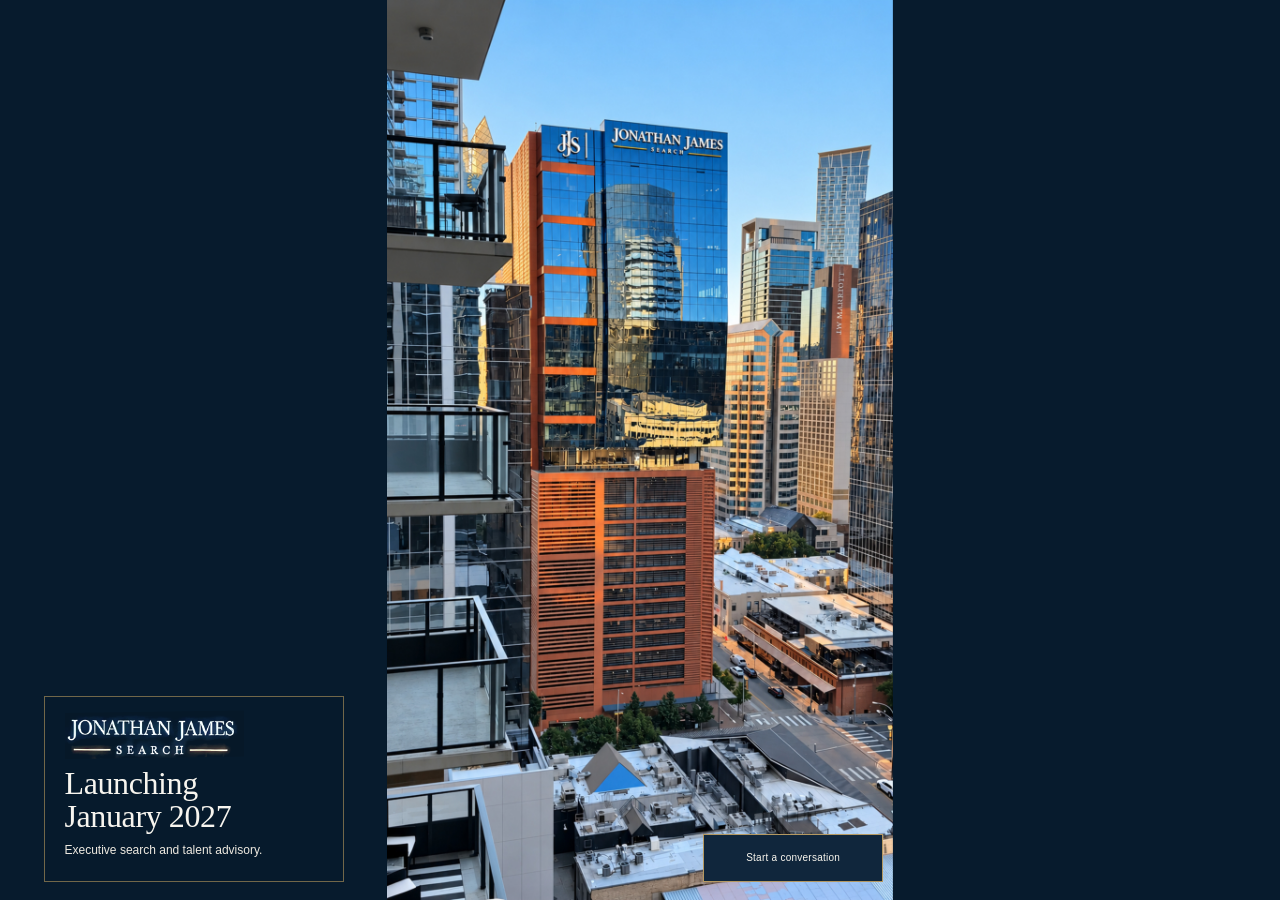
<file: daytime-mobile/index.html>
<!doctype html>
<html class="jjs-launch-page jjs-portrait-preview" lang="en" data-layout="full-bleed" data-release="all-still-images-20261022" data-format="mobile" data-period="daytime" data-media="image" data-film="daytime-mobile-still-v1">
<head>
<meta charset="utf-8">
<meta name="viewport" content="width=device-width,initial-scale=1,viewport-fit=cover">
<meta name="theme-color" content="#071b2d">
<meta name="robots" content="noindex,nofollow">
<meta name="description" content="Jonathan James Search launches in January 2027. Executive search and talent advisory. Connect with JJS ahead of launch.">
<title>Preview for approval · Jonathan James Search | Launching January 2027</title>


<style>
:root{--jjs-contact-navy:#10263c;--jjs-contact-ivory:#faf7ef;--jjs-contact-gold:#b49861;--jjs-contact-ink:#172b3d;--jjs-contact-line:#d8d3c7}
.jjs-contact-launcher{position:fixed;left:max(clamp(14px,3vw,48px),env(safe-area-inset-left));bottom:max(18px,env(safe-area-inset-bottom));z-index:4}
.jjs-contact-trigger{display:flex;align-items:center;justify-content:center;min-height:48px;padding:0 18px;border:1px solid var(--jjs-contact-gold);border-radius:0;background:var(--jjs-contact-navy);color:var(--jjs-contact-ivory);font:13px/1.2 Arial,Helvetica,sans-serif;letter-spacing:.25px;white-space:nowrap;cursor:pointer;backdrop-filter:none}
.jjs-contact-trigger:hover{background:#18344e}
.jjs-contact-arrow{color:#d4bd8d;font-size:19px;line-height:1}
.jjs-inquiry{position:fixed;inset:0;width:100%;max-width:none;height:100%;height:100dvh;max-height:100%;margin:0;padding:26px;border:0;background:transparent;color:var(--jjs-contact-ink);color-scheme:light;box-sizing:border-box;overflow:hidden;font:13px/1.4 Arial,Helvetica,sans-serif}
.jjs-inquiry[open]{display:flex;align-items:center;justify-content:center}
.jjs-inquiry:not([open]){display:none}
.jjs-inquiry::backdrop{background:rgba(10,28,46,.25)}
.jjs-inquiry *{box-sizing:border-box}
.jjs-inquiry-panel{position:relative;width:440px;max-width:100%;max-height:100%;overflow-y:auto;overscroll-behavior:contain;padding:28px 34px 25px;background:var(--jjs-contact-ivory);border:1px solid var(--jjs-contact-gold);box-shadow:0 16px 64px rgba(5,16,27,.2)}
.jjs-inquiry-close{position:absolute;top:10px;right:10px;display:grid;place-items:center;width:40px;min-height:40px;padding:0;border:0;border-radius:0;background:transparent;color:#66717a;font:25px/1 Arial,Helvetica,sans-serif;cursor:pointer;backdrop-filter:none}
.jjs-inquiry-close:hover{background:#10263c08}
.jjs-inquiry-wordmark{display:inline-flex;flex-direction:column;align-items:center;margin:0 0 18px;color:var(--jjs-contact-navy)}
.jjs-inquiry-wordmark strong{font:400 18px/1.15 Georgia,'Times New Roman',serif;letter-spacing:.1px;white-space:nowrap}
.jjs-inquiry-wordmark span{display:flex;align-items:center;gap:9px;margin-top:6px;padding-left:3.3px;font:11px/1.2 Georgia,'Times New Roman',serif;letter-spacing:3.3px}
.jjs-inquiry-wordmark span::before,.jjs-inquiry-wordmark span::after{content:'';width:34px;height:1px;background:var(--jjs-contact-gold)}
.jjs-inquiry-title{margin:0 0 9px;color:var(--jjs-contact-navy);font:400 30px/1.15 Georgia,'Times New Roman',serif;letter-spacing:-.55px;white-space:normal}
.jjs-inquiry-intro{max-width:310px;margin:0 0 20px;color:#5a6670;font:13px/1.55 Arial,Helvetica,sans-serif}
.jjs-inquiry-fields{display:grid;grid-template-columns:minmax(0,1fr) minmax(0,1fr);gap:14px 18px}
.jjs-inquiry-field{display:flex;flex-direction:column;gap:7px;min-width:0;margin:0;color:var(--jjs-contact-ink);font:12px/1.35 Arial,Helvetica,sans-serif;letter-spacing:.15px}
.jjs-inquiry-wide{grid-column:1/-1}
.jjs-inquiry-field input,.jjs-inquiry-field textarea{display:block;width:100%;min-height:42px;padding:10px 11px;border:1px solid var(--jjs-contact-line);border-radius:0;background:#fffdf8;color:var(--jjs-contact-ink);box-shadow:none;font:14px/1.4 Arial,Helvetica,sans-serif;letter-spacing:normal}
.jjs-inquiry-field textarea{height:72px;min-height:72px;resize:vertical}
.jjs-inquiry-field input::placeholder,.jjs-inquiry-field textarea::placeholder{color:#7e858a;opacity:1}
.jjs-inquiry-send{display:flex;align-items:center;justify-content:space-between;width:100%;min-height:46px;margin-top:18px;padding:12px 17px;border:1px solid var(--jjs-contact-navy);border-radius:0;background:var(--jjs-contact-navy);color:var(--jjs-contact-ivory);font:13px/1.4 Arial,Helvetica,sans-serif;letter-spacing:.3px;cursor:pointer;backdrop-filter:none}
.jjs-inquiry-send:hover{background:#18344e}
.jjs-inquiry-send:disabled{opacity:.7;cursor:wait}
.jjs-inquiry-note{margin:12px 0 0;color:#697079;font:11px/1.45 Arial,Helvetica,sans-serif}
.jjs-inquiry-error{margin:16px 0 0;color:#963d2d;font:13px/1.5 Arial,Helvetica,sans-serif}
.jjs-inquiry-error a{color:inherit;text-decoration:underline;text-underline-offset:3px;overflow-wrap:anywhere}
.jjs-inquiry-success{padding:14px 0 7px}
.jjs-inquiry-check{display:grid;place-items:center;width:40px;height:40px;margin-bottom:25px;border:1px solid var(--jjs-contact-gold);color:var(--jjs-contact-navy);font:21px/1 Arial,Helvetica,sans-serif}
.jjs-inquiry-success h2{margin:0 0 14px;color:var(--jjs-contact-navy);font:400 32px/1.15 Georgia,'Times New Roman',serif}
.jjs-inquiry-success p{margin:0;color:var(--jjs-contact-ink);font:16px/1.6 Arial,Helvetica,sans-serif}
.jjs-inquiry-success .jjs-inquiry-send{margin-top:32px}
.jjs-inquiry [hidden],.jjs-inquiry-honey{display:none!important}
.jjs-inquiry :focus-visible,.jjs-contact-trigger:focus-visible{outline:2px solid var(--jjs-contact-gold);outline-offset:3px}
html.jjs-contact-open{overflow:hidden}
html[data-layout="full-bleed"] .layout-switch{top:max(14px,env(safe-area-inset-top));bottom:auto}
html[data-format="mobile"] .jjs-inquiry[open]{align-items:flex-end;padding:0}
html[data-format="mobile"] .jjs-inquiry-panel{width:min(440px,100%);max-height:calc(100dvh - 30px);padding:26px 25px max(26px,env(safe-area-inset-bottom));border:0;border-top:1px solid var(--jjs-contact-gold);border-radius:16px 16px 0 0}
html[data-format="mobile"] .jjs-inquiry-panel::before{content:'';position:absolute;top:9px;left:calc(50% - 18px);width:36px;height:3px;border-radius:2px;background:#d2cbbb}
html[data-format="mobile"] .jjs-inquiry-wordmark{display:none}
html[data-format="mobile"] .jjs-inquiry-title{padding-right:18px;font-size:29px}
html[data-format="mobile"] .jjs-inquiry-intro{margin-bottom:18px;font-size:12px}
html[data-format="mobile"] .jjs-inquiry-fields{grid-template-columns:minmax(0,1fr);gap:10px}
html[data-format="mobile"] .jjs-inquiry-field{gap:4px}
html[data-format="mobile"] .jjs-inquiry-field input,html[data-format="mobile"] .jjs-inquiry-field textarea{min-height:40px;padding:8px 10px;font-size:16px}
html[data-format="mobile"] .jjs-inquiry-field textarea{height:60px;min-height:60px}
html[data-format="mobile"] .jjs-inquiry-send{margin-top:16px}
html[data-format="mobile"] .jjs-inquiry-note{margin-top:11px}
@media(orientation:landscape){
 html[data-layout="full-bleed"][data-format="mobile"] .jjs-contact-launcher{left:calc((100vw - 56.25dvh)/2 + 12px);bottom:max(72px,calc(env(safe-area-inset-bottom) + 60px))}
 html[data-layout="full-bleed"][data-format="mobile"] .jjs-inquiry[open]{align-items:flex-end;padding:0}
 html[data-layout="full-bleed"][data-format="mobile"] .jjs-inquiry-panel{width:min(56.25dvh,100vw);max-height:calc(100dvh - 30px);padding:26px 25px max(26px,env(safe-area-inset-bottom));border:0;border-top:1px solid var(--jjs-contact-gold);border-radius:16px 16px 0 0}
}
@media(orientation:landscape) and (min-height:480px){
 html[data-layout="full-bleed"][data-format="mobile"] .jjs-contact-launcher{bottom:max(14px,env(safe-area-inset-bottom))}
}
@media(max-width:800px){
 .jjs-contact-launcher{left:max(12px,env(safe-area-inset-left));right:auto;bottom:max(12px,env(safe-area-inset-bottom))}
 .jjs-contact-trigger{width:auto;min-height:44px;padding:0 14px;font-size:12px;letter-spacing:.2px}
 html[data-layout="framed"] .jjs-contact-launcher{bottom:max(74px,calc(env(safe-area-inset-bottom) + 62px))}
}
@media(max-width:600px){
 .jjs-inquiry{padding:0}
 .jjs-inquiry[open]{align-items:flex-end}
 .jjs-inquiry-panel{width:100%;max-height:calc(100dvh - max(16px,env(safe-area-inset-top)));padding:26px 25px max(26px,env(safe-area-inset-bottom));border:0;border-top:1px solid var(--jjs-contact-gold);border-radius:16px 16px 0 0;scroll-padding:24px}
 .jjs-inquiry-panel::before{content:'';position:absolute;top:9px;left:calc(50% - 18px);width:36px;height:3px;border-radius:2px;background:#d2cbbb}
 .jjs-inquiry-wordmark{display:none}
 .jjs-inquiry-title{padding-right:18px;font-size:29px}
 .jjs-inquiry-intro{margin-bottom:18px;font-size:12px}
 .jjs-inquiry-fields{grid-template-columns:minmax(0,1fr);gap:10px}
 .jjs-inquiry-field{gap:4px}
 .jjs-inquiry-field input,.jjs-inquiry-field textarea{min-height:40px;padding:8px 10px;font-size:16px}
 .jjs-inquiry-field textarea{height:60px;min-height:60px}
 .jjs-inquiry-send{margin-top:16px}
 .jjs-inquiry-note{margin-top:11px}
}
@media(max-width:360px){.jjs-inquiry-panel{padding-left:20px;padding-right:20px}.jjs-inquiry-title{font-size:27px}}

:root{color-scheme:dark;--ivory:#f7f5ef;--navy:#071b2d;--gold:#b99a5e;--page-inset:clamp(20px,3.4vw,64px)}
*{box-sizing:border-box}
html,body{margin:0;width:100%;height:100%;overflow:hidden;background:var(--navy);color:var(--ivory)}
body{font-family:Arial,Helvetica,sans-serif}
[hidden]{display:none!important}
.holding-page{position:fixed;inset:0;width:100%;height:100vh;height:100dvh;overflow:hidden;background:#071b2d}
.film{position:absolute;inset:0;display:block;width:100%;height:100%;object-fit:cover;object-position:50% 12%}
.film-video{opacity:0;transition:opacity .45s ease}
.film-video.is-visible{opacity:1}
.launch-message{position:absolute;left:max(var(--page-inset),env(safe-area-inset-left));right:var(--page-inset);bottom:max(105px,calc(env(safe-area-inset-bottom) + 88px));max-width:620px}
.launch-rule{width:46px;height:1px;margin-bottom:20px;background:#d2b574}
.launch-brand{margin:0 0 12px;font:12px/1.3 Arial,Helvetica,sans-serif;letter-spacing:1.8px;text-transform:uppercase;color:#f7f5ef}
.launch-message h1{margin:0;color:var(--ivory);font:400 clamp(37px,3.3vw,56px)/1.07 Georgia,'Times New Roman',serif;letter-spacing:-.8px;text-wrap:balance}
.launch-message h1 span{display:block}
.launch-description{margin:17px 0 0;color:#eeeae1;font:14px/1.35 Arial,Helvetica,sans-serif}
.film-controls{position:fixed;right:max(20px,env(safe-area-inset-right));bottom:max(18px,env(safe-area-inset-bottom));z-index:4;display:flex;gap:8px}
.film-control{min-height:48px;padding:0 17px;border:1px solid #b99a5e99;border-radius:0;background:#071b2de8;color:#f7f5ef;font:12px/1.2 Arial,Helvetica,sans-serif;cursor:pointer;backdrop-filter:blur(8px)}
.film-control:disabled{opacity:.5;cursor:default}
.film-control:focus-visible{outline:2px solid var(--gold);outline-offset:4px}
.jjs-contact-launcher{left:max(var(--page-inset),env(safe-area-inset-left))}
.jjs-contact-trigger{min-height:48px;padding:0 20px}
.jjs-inquiry-close{min-height:44px;width:44px}
.jjs-inquiry-direct{margin:12px 0 0;color:#5a6670;font:11px/1.5 Arial,Helvetica,sans-serif}
.jjs-inquiry-direct a{color:#18344e;text-decoration:underline;text-underline-offset:3px;overflow-wrap:anywhere}
.sr-only{position:absolute;width:1px;height:1px;padding:0;margin:-1px;overflow:hidden;clip:rect(0,0,0,0);white-space:nowrap;border:0}
.no-script-contact{position:fixed;left:var(--page-inset);bottom:16px;z-index:5;font-size:13px}
.no-script-contact a{color:var(--ivory)}
@media(max-width:700px){
 :root{--page-inset:20px}
 .film{object-position:50% 12%}
 .launch-message{bottom:max(90px,calc(env(safe-area-inset-bottom) + 78px));max-width:400px}
 .launch-rule{width:36px;margin-bottom:16px}
 .launch-brand{margin-bottom:10px;font-size:10px;letter-spacing:1.5px}
 .launch-message h1{font-size:clamp(32px,8.2vw,42px);line-height:1.08;letter-spacing:-.4px}
 .launch-description{margin-top:13px;font-size:12px;line-height:1.4}
 .film-controls{right:max(12px,env(safe-area-inset-right));bottom:max(12px,env(safe-area-inset-bottom));gap:6px}
 .film-control{min-height:44px;padding:0 12px;font-size:11px}
 .jjs-contact-launcher{left:max(12px,env(safe-area-inset-left));bottom:max(12px,env(safe-area-inset-bottom))}
 .jjs-contact-trigger{min-height:44px;padding:0 13px;font-size:12px}
}
html[data-layout="full-bleed"][data-format="mobile"] .jjs-contact-launcher{left:max(12px,env(safe-area-inset-left));bottom:max(12px,env(safe-area-inset-bottom))}
html[data-layout="full-bleed"][data-format="mobile"] .jjs-inquiry-panel{width:min(440px,100%);max-height:calc(100dvh - max(12px,env(safe-area-inset-top)))}
@media(max-height:520px) and (orientation:landscape){
 .launch-message{bottom:max(77px,calc(env(safe-area-inset-bottom) + 65px))}
 .launch-rule{margin-bottom:10px}
 .launch-brand{margin-bottom:6px;font-size:10px}
 .launch-message h1{font-size:30px;line-height:1.05}
 .launch-message h1 span{display:inline}
 .launch-description{margin-top:8px;font-size:11px}
 .jjs-inquiry-panel{padding-top:22px;padding-bottom:20px}
}
@media(max-width:359px){
 .launch-message{left:16px;right:16px}
 .launch-message h1{font-size:31px}
 .launch-brand{font-size:9px}
 .film-control{padding:0 9px}
 .jjs-contact-trigger{padding:0 11px;font-size:11px}
}
@media(prefers-reduced-motion:reduce){.film-video{transition:none}}

</style>
<style>
:root{--jjs-launch-inset:clamp(24px,3.4vw,64px)}
.jjs-launch-panel{position:fixed;inset:auto 0 0;z-index:4;box-sizing:border-box;padding:62px max(var(--jjs-launch-inset),env(safe-area-inset-right)) max(100px,calc(env(safe-area-inset-bottom) + 82px)) max(var(--jjs-launch-inset),env(safe-area-inset-left));background:transparent;color:#f7f5ef;pointer-events:none}
.jjs-launch-copy{max-width:620px;text-shadow:0 1px 3px rgba(0,0,0,.95),0 2px 14px rgba(0,0,0,.65)}
.jjs-launch-copy::before{content:'';display:block;width:42px;height:1px;margin-bottom:18px;background:#d2b574}
.jjs-launch-brand{margin:0 0 12px;font:11px/1.3 Arial,Helvetica,sans-serif;letter-spacing:1.6px;text-transform:uppercase;color:#f7f5ef}
html .jjs-launch-panel .jjs-launch-title{display:block;position:static;width:auto;height:auto;clip:auto;overflow:visible;margin:0;padding:0;color:#f7f5ef;font:400 clamp(37px,3.3vw,56px)/1.07 Georgia,'Times New Roman',serif;letter-spacing:-.7px;white-space:normal;text-wrap:balance}
.jjs-launch-title span{display:block}
.jjs-launch-description{margin:16px 0 0;color:#eeeae1;font:14px/1.4 Arial,Helvetica,sans-serif}
html.jjs-launch-page .controls,html.jjs-launch-page .film-controls,html.jjs-launch-page footer{z-index:6}
html.jjs-launch-page[data-layout="full-bleed"] .jjs-contact-launcher{z-index:6;left:max(var(--jjs-launch-inset),env(safe-area-inset-left));bottom:max(18px,env(safe-area-inset-bottom))}
html.jjs-launch-page .layout-switch,html.jjs-launch-page .other-preview{top:max(14px,env(safe-area-inset-top));bottom:auto;z-index:6}
html.jjs-launch-page .controls #play{position:absolute;right:0;bottom:54px}
html.jjs-launch-page.jjs-portrait-preview[data-format="mobile"] #fullscreen{display:none}
@media(max-width:700px) and (orientation:portrait){
 :root{--jjs-launch-inset:20px}
 .jjs-launch-panel{min-height:max(258px,32dvh);padding:24px max(20px,env(safe-area-inset-right)) max(88px,calc(env(safe-area-inset-bottom) + 70px)) max(20px,env(safe-area-inset-left));border-top:0;background:transparent}
 .jjs-launch-copy::before{width:34px;margin-bottom:15px}
 .jjs-launch-brand{margin-bottom:9px;font-size:10px;letter-spacing:1.4px}
 html .jjs-launch-panel .jjs-launch-title{font-size:clamp(31px,8.2vw,40px);line-height:1.08;letter-spacing:-.4px}
 .jjs-launch-description{margin-top:12px;font-size:12px}
 html.jjs-launch-page[data-layout="full-bleed"] .jjs-contact-launcher{left:max(20px,env(safe-area-inset-left));bottom:max(18px,env(safe-area-inset-bottom))}
 html.jjs-launch-page .controls,html.jjs-launch-page .film-controls,html.jjs-launch-page footer{right:max(20px,env(safe-area-inset-right));bottom:max(18px,env(safe-area-inset-bottom))}
 html.jjs-launch-page .film-control,html.jjs-launch-page .controls button,html.jjs-launch-page footer button{min-height:44px;padding:0 12px;font-size:11px}
 html.jjs-launch-page .jjs-contact-trigger{min-height:44px;padding:0 13px;font-size:12px}
}
@media(max-width:359px) and (orientation:portrait){
 .jjs-launch-panel{padding-left:16px;padding-right:16px}
 html.jjs-launch-page[data-layout="full-bleed"] .jjs-contact-launcher{left:max(16px,env(safe-area-inset-left))}
 html.jjs-launch-page .controls,html.jjs-launch-page .film-controls,html.jjs-launch-page footer{right:max(16px,env(safe-area-inset-right))}
 html.jjs-launch-page .jjs-contact-trigger{padding:0 10px;font-size:11px}
}
@media(orientation:landscape) and (max-height:520px){
 .jjs-launch-panel{padding-top:35px;padding-bottom:max(78px,calc(env(safe-area-inset-bottom) + 66px))}
 .jjs-launch-copy::before{margin-bottom:10px}
 .jjs-launch-brand{margin-bottom:6px;font-size:9px}
 html .jjs-launch-panel .jjs-launch-title{font-size:30px;line-height:1.05}
 .jjs-launch-title span{display:inline}
 .jjs-launch-description{margin-top:8px;font-size:11px}
}
@media(orientation:landscape){
 html.jjs-launch-page.jjs-portrait-preview[data-format="mobile"] .jjs-launch-panel{left:50%;right:auto;width:56.25dvh;transform:translateX(-50%);min-height:32dvh;padding:22px 16px 82px;border-top:0;background:transparent}
 html.jjs-launch-page.jjs-portrait-preview[data-format="mobile"] .jjs-launch-title{font-size:clamp(19px,3.8dvh,36px)}
 html.jjs-launch-page.jjs-portrait-preview[data-format="mobile"] .jjs-launch-title span{display:block}
 html.jjs-launch-page.jjs-portrait-preview[data-format="mobile"] .jjs-launch-brand{font-size:8px;letter-spacing:1px}
 html.jjs-launch-page.jjs-portrait-preview[data-format="mobile"] .jjs-launch-description{font-size:10px}
 html.jjs-launch-page.jjs-portrait-preview[data-format="mobile"] .jjs-contact-launcher{left:calc((100vw - 56.25dvh)/2 + 10px);bottom:max(14px,env(safe-area-inset-bottom))}
 html.jjs-launch-page.jjs-portrait-preview[data-format="mobile"] .jjs-contact-trigger{min-height:40px;padding:0 8px;font-size:10px}
 html.jjs-launch-page.jjs-portrait-preview[data-format="mobile"] .controls,html.jjs-launch-page.jjs-portrait-preview[data-format="mobile"] .film-controls,html.jjs-launch-page.jjs-portrait-preview[data-format="mobile"] footer{right:calc((100vw - 56.25dvh)/2 + 10px);bottom:max(14px,env(safe-area-inset-bottom))}
 html.jjs-launch-page.jjs-portrait-preview[data-format="mobile"] .controls button,html.jjs-launch-page.jjs-portrait-preview[data-format="mobile"] .film-controls button,html.jjs-launch-page.jjs-portrait-preview[data-format="mobile"] footer button{min-height:40px;padding:0 8px;font-size:10px}
}

</style>
<style>@media(orientation:landscape){.holding-page{left:50%;right:auto;width:56.25dvh;transform:translateX(-50%)}}</style>
<style>html[data-media="image"] #film-poster{animation:none;transform:none;transition:none}</style>
<link rel="stylesheet" href="/still-image.css?v=all-still-images-20261022">
<link rel="stylesheet" href="/launch-box.css?v=shared-reference-box-20261025">
</head>
<body>
<main class="holding-page" aria-label="Jonathan James Search — launching January 2027">
  <img width="2160" height="3840" fetchpriority="high" decoding="sync" class="film film-poster" id="film-poster" src="/images/daytime-mobile-clear-v3.jpg" alt="Jonathan James Search branding fitted to the glass of an Austin building">
</main>
<section class="jjs-launch-panel" aria-labelledby="jjs-launch-title">
  <div class="jjs-launch-copy">
    <p class="jjs-launch-brand"><img class="jjs-launch-wordmark" src="/images/jjs-neon-wordmark.png" width="1088" height="278" alt="Jonathan James Search"></p>
    <h1 class="jjs-launch-title" id="jjs-launch-title">Launching <span>January 2027</span></h1>
    <p class="jjs-launch-description">Executive search and talent advisory.</p>
  </div>
</section>
<div class="film-controls" aria-label="Contact Jonathan James Search">
</div>
<p class="sr-only" id="status" role="status" aria-live="polite"></p>
<noscript><p class="no-script-contact">Launching January 2027. <a href="mailto:jonathan.mcmanus@jj-search.com">Contact JJS</a></p></noscript>



<script>
(() => {
  'use strict';
  if (document.getElementById('jjs-inquiry')) return;

  const recipient = 'jonathan.mcmanus@jj-search.com';
  const endpoint = 'https://formsubmit.co/ajax/' + recipient;
  const launcher = document.createElement('div');
  launcher.className = 'jjs-contact-launcher';
  launcher.innerHTML = '<button class="jjs-contact-trigger" type="button" aria-haspopup="dialog" aria-controls="jjs-inquiry" aria-expanded="false">Start a conversation</button>';

  const dialog = document.createElement('dialog');
  dialog.id = 'jjs-inquiry';
  dialog.className = 'jjs-inquiry';
  dialog.setAttribute('aria-labelledby', 'jjs-inquiry-title');
  dialog.innerHTML = `
    <div class="jjs-inquiry-panel">
      <button class="jjs-inquiry-close" type="button" aria-label="Close inquiry form">×</button>
      <div class="jjs-inquiry-wordmark" aria-label="Jonathan James Search"><strong>JONATHAN JAMES</strong><span>SEARCH</span></div>
      <div class="jjs-inquiry-entry">
        <h2 class="jjs-inquiry-title" id="jjs-inquiry-title">Start a conversation</h2>
        <p class="jjs-inquiry-intro">Connect with us ahead of our January 2027 launch.</p>
        <form method="post">
          <div class="jjs-inquiry-fields">
            <label class="jjs-inquiry-field" for="jjs-inquiry-name">Name<input id="jjs-inquiry-name" name="name" autocomplete="name" placeholder="Your name" maxlength="120" required></label>
            <label class="jjs-inquiry-field" for="jjs-inquiry-email">Work email<input id="jjs-inquiry-email" name="email" type="email" autocomplete="email" inputmode="email" placeholder="you@company.com" maxlength="254" required></label>
            <label class="jjs-inquiry-field jjs-inquiry-wide" for="jjs-inquiry-company">Company<input id="jjs-inquiry-company" name="company" autocomplete="organization" placeholder="Your company" maxlength="160"></label>
            <label class="jjs-inquiry-field jjs-inquiry-wide" for="jjs-inquiry-message">How can we help?<textarea id="jjs-inquiry-message" name="message" placeholder="Tell us a little about your inquiry." maxlength="5000" required></textarea></label>
          </div>
          <div class="jjs-inquiry-honey" aria-hidden="true"><label>Leave this field empty<input name="_honey" autocomplete="off" tabindex="-1"></label></div>
          <button class="jjs-inquiry-send" type="submit"><span data-send-label>Send inquiry</span><span class="jjs-contact-arrow" aria-hidden="true">→</span></button>
          <p class="jjs-inquiry-note">Your inquiry will be treated in confidence.</p>
          <p class="jjs-inquiry-direct">You can also <a href="mailto:${recipient}">email Jonathan directly</a>.</p>
          <p class="jjs-inquiry-error" role="alert" hidden>We couldn’t confirm your inquiry was sent. Please try again or <a href="mailto:${recipient}">email us directly</a>.</p>
        </form>
      </div>
      <div class="jjs-inquiry-success" role="status" aria-live="polite" hidden>
        <div class="jjs-inquiry-check" aria-hidden="true">✓</div>
        <h2 id="jjs-inquiry-success-title">Thank you.</h2>
        <p>Your inquiry has been sent to Jonathan James Search.</p>
        <button class="jjs-inquiry-send" type="button" data-inquiry-return>Return to JJS <span class="jjs-contact-arrow" aria-hidden="true">→</span></button>
      </div>
    </div>`;
  document.body.append(dialog);
  document.querySelector('.film-controls').append(launcher);

  const trigger = launcher.querySelector('button');
  const panel = dialog.querySelector('.jjs-inquiry-panel');
  const closeButton = dialog.querySelector('.jjs-inquiry-close');
  const form = dialog.querySelector('form');
  const entry = dialog.querySelector('.jjs-inquiry-entry');
  const success = dialog.querySelector('.jjs-inquiry-success');
  const error = dialog.querySelector('.jjs-inquiry-error');
  const submit = form.querySelector('button[type="submit"]');
  const sendLabel = form.querySelector('[data-send-label]');
  const returnButton = dialog.querySelector('[data-inquiry-return]');
  let sending = false;
  let completed = false;
  form.action = endpoint;

  function reset() {
    form.reset();
    entry.hidden = false;
    success.hidden = true;
    error.hidden = true;
    completed = false;
    dialog.setAttribute('aria-labelledby', 'jjs-inquiry-title');
  }
  function close() {
    dialog.close();
  }
  trigger.addEventListener('click', () => {
    if (completed) reset();
    dialog.showModal();
    document.documentElement.classList.add('jjs-contact-open');
    trigger.setAttribute('aria-expanded', 'true');
  });
  closeButton.addEventListener('click', close);
  returnButton.addEventListener('click', close);
  dialog.addEventListener('click', event => {
    if (event.target === dialog) close();
  });
  dialog.addEventListener('close', () => {
    document.documentElement.classList.remove('jjs-contact-open');
    trigger.setAttribute('aria-expanded', 'false');
    trigger.focus({preventScroll: true});
  });

  form.addEventListener('submit', async event => {
    event.preventDefault();
    if (sending || !form.reportValidity()) return;
    const name = form.elements.namedItem('name').value.trim();
    const email = form.elements.namedItem('email').value.trim();
    const company = form.elements.namedItem('company').value.trim();
    const message = form.elements.namedItem('message').value.trim();
    if (!name || !email || !message) {
      const field = !name ? 'name' : !email ? 'email' : 'message';
      form.elements.namedItem(field).value = '';
      form.elements.namedItem(field).reportValidity();
      return;
    }
    const data = new FormData(form);
    data.set('name', name);
    data.set('email', email);
    data.set('company', company);
    data.set('message', message);
    data.set('_replyto', email);
    data.set('_subject', 'JJS website inquiry' + (company ? ' — ' + company.replace(/[\r\n]/g, ' ') : ''));
    data.set('_template', 'table');
    data.set('_url', 'https://jonathanjamessearch.com/');
    data.set('Page', location.href);
    data.set('Version', document.documentElement.dataset.film || 'JJS holding page');
    data.set('Layout', document.documentElement.dataset.layout || 'full-bleed');

    sending = true;
    error.hidden = true;
    submit.disabled = true;
    sendLabel.textContent = 'Sending…';
    panel.setAttribute('aria-busy', 'true');
    const controller = new AbortController();
    const timeout = setTimeout(() => controller.abort(), 30000);
    try {
      const response = await fetch(endpoint, {
        method: 'POST',
        body: data,
        headers: {'Accept': 'application/json'},
        credentials: 'omit',
        referrerPolicy: 'strict-origin-when-cross-origin',
        signal: controller.signal
      });
      const result = await response.json();
      const accepted = result.success === true || result.success === 'true';
      const activationPending = /activat|confirm your form/i.test(String(result.message || ''));
      if (!response.ok || !accepted || activationPending) throw new Error('Inquiry not accepted');
      completed = true;
      entry.hidden = true;
      success.hidden = false;
      dialog.setAttribute('aria-labelledby', 'jjs-inquiry-success-title');
      panel.scrollTop = 0;
      if (dialog.open) returnButton.focus({preventScroll: true});
    } catch {
      error.hidden = false;
    } finally {
      clearTimeout(timeout);
      sending = false;
      submit.disabled = false;
      sendLabel.textContent = 'Send inquiry';
      panel.removeAttribute('aria-busy');
    }
  });
})();

</script>
</body>
</html>
</file>
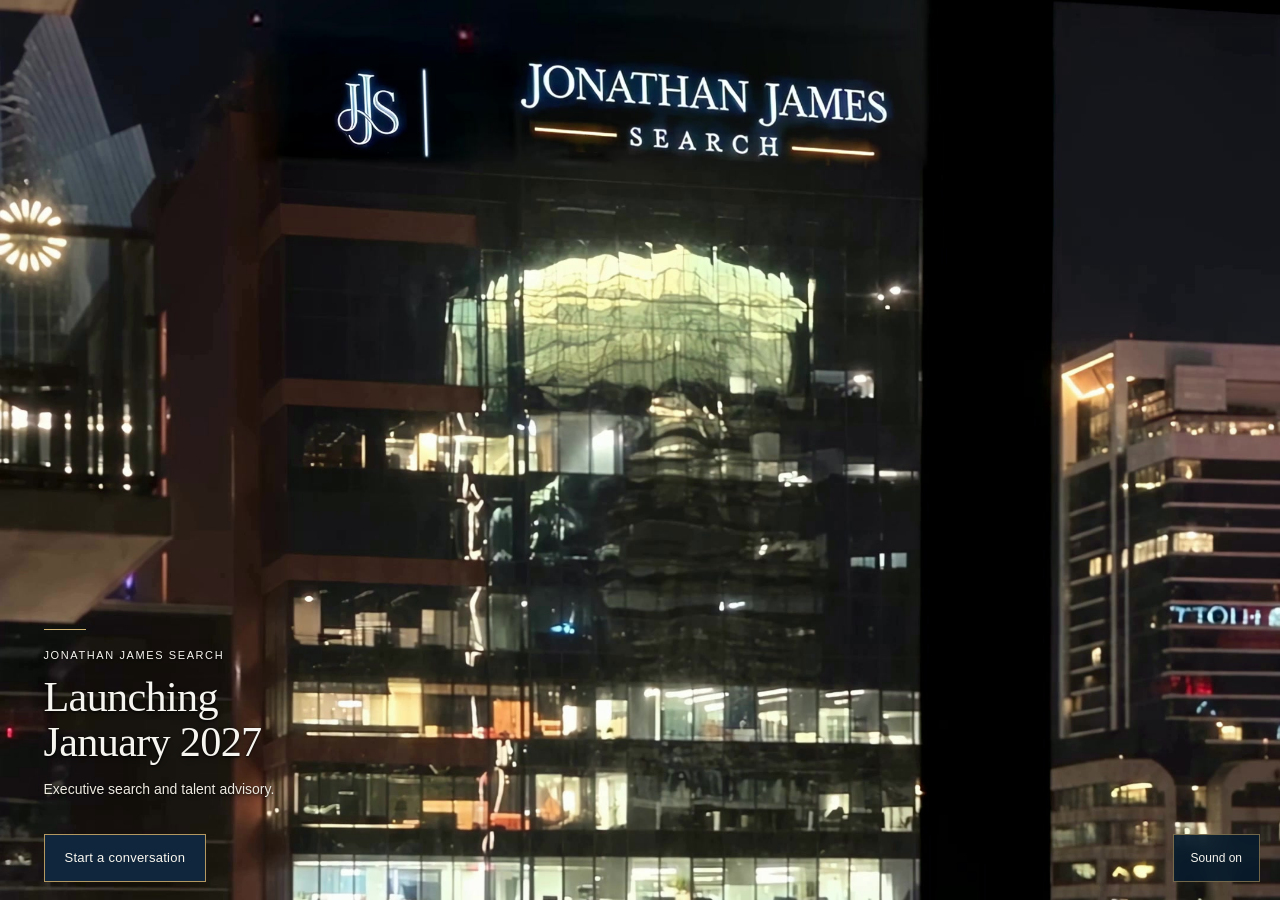
<file: nighttime-desktop-cropped/index.html>
<!doctype html>
<html class="jjs-launch-page" lang="en" data-format="desktop" data-media="image" data-period="nighttime" data-film="nighttime-desktop-still-v1" data-layout="full-bleed" data-release="all-still-images-20261022">
<head>
<meta charset="utf-8">
<meta name="viewport" content="width=device-width,initial-scale=1,viewport-fit=cover">
<meta name="theme-color" content="#071b2d">
<meta name="robots" content="noindex,nofollow">
<meta name="description" content="Jonathan James Search launches in January 2027. Executive search and talent advisory. Connect with JJS ahead of launch.">
<title>JJS Night-time Desktop | Launching January 2027</title>


<style>
:root{--jjs-contact-navy:#10263c;--jjs-contact-ivory:#faf7ef;--jjs-contact-gold:#b49861;--jjs-contact-ink:#172b3d;--jjs-contact-line:#d8d3c7}
.jjs-contact-launcher{position:fixed;left:max(clamp(14px,3vw,48px),env(safe-area-inset-left));bottom:max(18px,env(safe-area-inset-bottom));z-index:4}
.jjs-contact-trigger{display:flex;align-items:center;justify-content:center;min-height:48px;padding:0 18px;border:1px solid var(--jjs-contact-gold);border-radius:0;background:var(--jjs-contact-navy);color:var(--jjs-contact-ivory);font:13px/1.2 Arial,Helvetica,sans-serif;letter-spacing:.25px;white-space:nowrap;cursor:pointer;backdrop-filter:none}
.jjs-contact-trigger:hover{background:#18344e}
.jjs-contact-arrow{color:#d4bd8d;font-size:19px;line-height:1}
.jjs-inquiry{position:fixed;inset:0;width:100%;max-width:none;height:100%;height:100dvh;max-height:100%;margin:0;padding:26px;border:0;background:transparent;color:var(--jjs-contact-ink);color-scheme:light;box-sizing:border-box;overflow:hidden;font:13px/1.4 Arial,Helvetica,sans-serif}
.jjs-inquiry[open]{display:flex;align-items:center;justify-content:center}
.jjs-inquiry:not([open]){display:none}
.jjs-inquiry::backdrop{background:rgba(10,28,46,.25)}
.jjs-inquiry *{box-sizing:border-box}
.jjs-inquiry-panel{position:relative;width:440px;max-width:100%;max-height:100%;overflow-y:auto;overscroll-behavior:contain;padding:28px 34px 25px;background:var(--jjs-contact-ivory);border:1px solid var(--jjs-contact-gold);box-shadow:0 16px 64px rgba(5,16,27,.2)}
.jjs-inquiry-close{position:absolute;top:10px;right:10px;display:grid;place-items:center;width:40px;min-height:40px;padding:0;border:0;border-radius:0;background:transparent;color:#66717a;font:25px/1 Arial,Helvetica,sans-serif;cursor:pointer;backdrop-filter:none}
.jjs-inquiry-close:hover{background:#10263c08}
.jjs-inquiry-wordmark{display:inline-flex;flex-direction:column;align-items:center;margin:0 0 18px;color:var(--jjs-contact-navy)}
.jjs-inquiry-wordmark strong{font:400 18px/1.15 Georgia,'Times New Roman',serif;letter-spacing:.1px;white-space:nowrap}
.jjs-inquiry-wordmark span{display:flex;align-items:center;gap:9px;margin-top:6px;padding-left:3.3px;font:11px/1.2 Georgia,'Times New Roman',serif;letter-spacing:3.3px}
.jjs-inquiry-wordmark span::before,.jjs-inquiry-wordmark span::after{content:'';width:34px;height:1px;background:var(--jjs-contact-gold)}
.jjs-inquiry-title{margin:0 0 9px;color:var(--jjs-contact-navy);font:400 30px/1.15 Georgia,'Times New Roman',serif;letter-spacing:-.55px;white-space:normal}
.jjs-inquiry-intro{max-width:310px;margin:0 0 20px;color:#5a6670;font:13px/1.55 Arial,Helvetica,sans-serif}
.jjs-inquiry-fields{display:grid;grid-template-columns:minmax(0,1fr) minmax(0,1fr);gap:14px 18px}
.jjs-inquiry-field{display:flex;flex-direction:column;gap:7px;min-width:0;margin:0;color:var(--jjs-contact-ink);font:12px/1.35 Arial,Helvetica,sans-serif;letter-spacing:.15px}
.jjs-inquiry-wide{grid-column:1/-1}
.jjs-inquiry-field input,.jjs-inquiry-field textarea{display:block;width:100%;min-height:42px;padding:10px 11px;border:1px solid var(--jjs-contact-line);border-radius:0;background:#fffdf8;color:var(--jjs-contact-ink);box-shadow:none;font:14px/1.4 Arial,Helvetica,sans-serif;letter-spacing:normal}
.jjs-inquiry-field textarea{height:72px;min-height:72px;resize:vertical}
.jjs-inquiry-field input::placeholder,.jjs-inquiry-field textarea::placeholder{color:#7e858a;opacity:1}
.jjs-inquiry-send{display:flex;align-items:center;justify-content:space-between;width:100%;min-height:46px;margin-top:18px;padding:12px 17px;border:1px solid var(--jjs-contact-navy);border-radius:0;background:var(--jjs-contact-navy);color:var(--jjs-contact-ivory);font:13px/1.4 Arial,Helvetica,sans-serif;letter-spacing:.3px;cursor:pointer;backdrop-filter:none}
.jjs-inquiry-send:hover{background:#18344e}
.jjs-inquiry-send:disabled{opacity:.7;cursor:wait}
.jjs-inquiry-note{margin:12px 0 0;color:#697079;font:11px/1.45 Arial,Helvetica,sans-serif}
.jjs-inquiry-error{margin:16px 0 0;color:#963d2d;font:13px/1.5 Arial,Helvetica,sans-serif}
.jjs-inquiry-error a{color:inherit;text-decoration:underline;text-underline-offset:3px;overflow-wrap:anywhere}
.jjs-inquiry-success{padding:14px 0 7px}
.jjs-inquiry-check{display:grid;place-items:center;width:40px;height:40px;margin-bottom:25px;border:1px solid var(--jjs-contact-gold);color:var(--jjs-contact-navy);font:21px/1 Arial,Helvetica,sans-serif}
.jjs-inquiry-success h2{margin:0 0 14px;color:var(--jjs-contact-navy);font:400 32px/1.15 Georgia,'Times New Roman',serif}
.jjs-inquiry-success p{margin:0;color:var(--jjs-contact-ink);font:16px/1.6 Arial,Helvetica,sans-serif}
.jjs-inquiry-success .jjs-inquiry-send{margin-top:32px}
.jjs-inquiry [hidden],.jjs-inquiry-honey{display:none!important}
.jjs-inquiry :focus-visible,.jjs-contact-trigger:focus-visible{outline:2px solid var(--jjs-contact-gold);outline-offset:3px}
html.jjs-contact-open{overflow:hidden}
html[data-layout="full-bleed"] .layout-switch{top:max(14px,env(safe-area-inset-top));bottom:auto}
html[data-format="mobile"] .jjs-inquiry[open]{align-items:flex-end;padding:0}
html[data-format="mobile"] .jjs-inquiry-panel{width:min(440px,100%);max-height:calc(100dvh - 30px);padding:26px 25px max(26px,env(safe-area-inset-bottom));border:0;border-top:1px solid var(--jjs-contact-gold);border-radius:16px 16px 0 0}
html[data-format="mobile"] .jjs-inquiry-panel::before{content:'';position:absolute;top:9px;left:calc(50% - 18px);width:36px;height:3px;border-radius:2px;background:#d2cbbb}
html[data-format="mobile"] .jjs-inquiry-wordmark{display:none}
html[data-format="mobile"] .jjs-inquiry-title{padding-right:18px;font-size:29px}
html[data-format="mobile"] .jjs-inquiry-intro{margin-bottom:18px;font-size:12px}
html[data-format="mobile"] .jjs-inquiry-fields{grid-template-columns:minmax(0,1fr);gap:10px}
html[data-format="mobile"] .jjs-inquiry-field{gap:4px}
html[data-format="mobile"] .jjs-inquiry-field input,html[data-format="mobile"] .jjs-inquiry-field textarea{min-height:40px;padding:8px 10px;font-size:16px}
html[data-format="mobile"] .jjs-inquiry-field textarea{height:60px;min-height:60px}
html[data-format="mobile"] .jjs-inquiry-send{margin-top:16px}
html[data-format="mobile"] .jjs-inquiry-note{margin-top:11px}
@media(orientation:landscape){
 html[data-layout="full-bleed"][data-format="mobile"] .jjs-contact-launcher{left:calc((100vw - 56.25dvh)/2 + 12px);bottom:max(72px,calc(env(safe-area-inset-bottom) + 60px))}
 html[data-layout="full-bleed"][data-format="mobile"] .jjs-inquiry[open]{align-items:flex-end;padding:0}
 html[data-layout="full-bleed"][data-format="mobile"] .jjs-inquiry-panel{width:min(56.25dvh,100vw);max-height:calc(100dvh - 30px);padding:26px 25px max(26px,env(safe-area-inset-bottom));border:0;border-top:1px solid var(--jjs-contact-gold);border-radius:16px 16px 0 0}
}
@media(orientation:landscape) and (min-height:480px){
 html[data-layout="full-bleed"][data-format="mobile"] .jjs-contact-launcher{bottom:max(14px,env(safe-area-inset-bottom))}
}
@media(max-width:800px){
 .jjs-contact-launcher{left:max(12px,env(safe-area-inset-left));right:auto;bottom:max(12px,env(safe-area-inset-bottom))}
 .jjs-contact-trigger{width:auto;min-height:44px;padding:0 14px;font-size:12px;letter-spacing:.2px}
 html[data-layout="framed"] .jjs-contact-launcher{bottom:max(74px,calc(env(safe-area-inset-bottom) + 62px))}
}
@media(max-width:600px){
 .jjs-inquiry{padding:0}
 .jjs-inquiry[open]{align-items:flex-end}
 .jjs-inquiry-panel{width:100%;max-height:calc(100dvh - max(16px,env(safe-area-inset-top)));padding:26px 25px max(26px,env(safe-area-inset-bottom));border:0;border-top:1px solid var(--jjs-contact-gold);border-radius:16px 16px 0 0;scroll-padding:24px}
 .jjs-inquiry-panel::before{content:'';position:absolute;top:9px;left:calc(50% - 18px);width:36px;height:3px;border-radius:2px;background:#d2cbbb}
 .jjs-inquiry-wordmark{display:none}
 .jjs-inquiry-title{padding-right:18px;font-size:29px}
 .jjs-inquiry-intro{margin-bottom:18px;font-size:12px}
 .jjs-inquiry-fields{grid-template-columns:minmax(0,1fr);gap:10px}
 .jjs-inquiry-field{gap:4px}
 .jjs-inquiry-field input,.jjs-inquiry-field textarea{min-height:40px;padding:8px 10px;font-size:16px}
 .jjs-inquiry-field textarea{height:60px;min-height:60px}
 .jjs-inquiry-send{margin-top:16px}
 .jjs-inquiry-note{margin-top:11px}
}
@media(max-width:360px){.jjs-inquiry-panel{padding-left:20px;padding-right:20px}.jjs-inquiry-title{font-size:27px}}

:root{color-scheme:dark;--ivory:#f7f5ef;--navy:#071b2d;--gold:#b99a5e;--page-inset:clamp(20px,3.4vw,64px)}
*{box-sizing:border-box}
html,body{margin:0;width:100%;height:100%;overflow:hidden;background:var(--navy);color:var(--ivory)}
body{font-family:Arial,Helvetica,sans-serif}
[hidden]{display:none!important}
.holding-page{position:fixed;inset:0;width:100%;height:100vh;height:100dvh;overflow:hidden;background:#071b2d}
.film{position:absolute;inset:0;display:block;width:100%;height:100%;object-fit:cover;object-position:50% 12%}
.film-video{opacity:0;transition:opacity .45s ease}
.film-video.is-visible{opacity:1}
.launch-message{position:absolute;left:max(var(--page-inset),env(safe-area-inset-left));right:var(--page-inset);bottom:max(105px,calc(env(safe-area-inset-bottom) + 88px));max-width:620px}
.launch-rule{width:46px;height:1px;margin-bottom:20px;background:#d2b574}
.launch-brand{margin:0 0 12px;font:12px/1.3 Arial,Helvetica,sans-serif;letter-spacing:1.8px;text-transform:uppercase;color:#f7f5ef}
.launch-message h1{margin:0;color:var(--ivory);font:400 clamp(37px,3.3vw,56px)/1.07 Georgia,'Times New Roman',serif;letter-spacing:-.8px;text-wrap:balance}
.launch-message h1 span{display:block}
.launch-description{margin:17px 0 0;color:#eeeae1;font:14px/1.35 Arial,Helvetica,sans-serif}
.film-controls{position:fixed;right:max(20px,env(safe-area-inset-right));bottom:max(18px,env(safe-area-inset-bottom));z-index:4;display:flex;gap:8px}
.film-control{min-height:48px;padding:0 17px;border:1px solid #b99a5e99;border-radius:0;background:#071b2de8;color:#f7f5ef;font:12px/1.2 Arial,Helvetica,sans-serif;cursor:pointer;backdrop-filter:blur(8px)}
.film-control:disabled{opacity:.5;cursor:default}
.film-control:focus-visible{outline:2px solid var(--gold);outline-offset:4px}
.jjs-contact-launcher{left:max(var(--page-inset),env(safe-area-inset-left))}
.jjs-contact-trigger{min-height:48px;padding:0 20px}
.jjs-inquiry-close{min-height:44px;width:44px}
.jjs-inquiry-direct{margin:12px 0 0;color:#5a6670;font:11px/1.5 Arial,Helvetica,sans-serif}
.jjs-inquiry-direct a{color:#18344e;text-decoration:underline;text-underline-offset:3px;overflow-wrap:anywhere}
.sr-only{position:absolute;width:1px;height:1px;padding:0;margin:-1px;overflow:hidden;clip:rect(0,0,0,0);white-space:nowrap;border:0}
.no-script-contact{position:fixed;left:var(--page-inset);bottom:16px;z-index:5;font-size:13px}
.no-script-contact a{color:var(--ivory)}
@media(max-width:700px){
 :root{--page-inset:20px}
 .film{object-position:50% 12%}
 .launch-message{bottom:max(90px,calc(env(safe-area-inset-bottom) + 78px));max-width:400px}
 .launch-rule{width:36px;margin-bottom:16px}
 .launch-brand{margin-bottom:10px;font-size:10px;letter-spacing:1.5px}
 .launch-message h1{font-size:clamp(32px,8.2vw,42px);line-height:1.08;letter-spacing:-.4px}
 .launch-description{margin-top:13px;font-size:12px;line-height:1.4}
 .film-controls{right:max(12px,env(safe-area-inset-right));bottom:max(12px,env(safe-area-inset-bottom));gap:6px}
 .film-control{min-height:44px;padding:0 12px;font-size:11px}
 .jjs-contact-launcher{left:max(12px,env(safe-area-inset-left));bottom:max(12px,env(safe-area-inset-bottom))}
 .jjs-contact-trigger{min-height:44px;padding:0 13px;font-size:12px}
}
html[data-layout="full-bleed"][data-format="mobile"] .jjs-contact-launcher{left:max(12px,env(safe-area-inset-left));bottom:max(12px,env(safe-area-inset-bottom))}
html[data-layout="full-bleed"][data-format="mobile"] .jjs-inquiry-panel{width:min(440px,100%);max-height:calc(100dvh - max(12px,env(safe-area-inset-top)))}
@media(max-height:520px) and (orientation:landscape){
 .launch-message{bottom:max(77px,calc(env(safe-area-inset-bottom) + 65px))}
 .launch-rule{margin-bottom:10px}
 .launch-brand{margin-bottom:6px;font-size:10px}
 .launch-message h1{font-size:30px;line-height:1.05}
 .launch-message h1 span{display:inline}
 .launch-description{margin-top:8px;font-size:11px}
 .jjs-inquiry-panel{padding-top:22px;padding-bottom:20px}
}
@media(max-width:359px){
 .launch-message{left:16px;right:16px}
 .launch-message h1{font-size:31px}
 .launch-brand{font-size:9px}
 .film-control{padding:0 9px}
 .jjs-contact-trigger{padding:0 11px;font-size:11px}
}
@media(prefers-reduced-motion:reduce){.film-video{transition:none}}

</style>
<style>
:root{--jjs-launch-inset:clamp(24px,3.4vw,64px)}
.jjs-launch-panel{position:fixed;inset:auto 0 0;z-index:4;box-sizing:border-box;padding:62px max(var(--jjs-launch-inset),env(safe-area-inset-right)) max(100px,calc(env(safe-area-inset-bottom) + 82px)) max(var(--jjs-launch-inset),env(safe-area-inset-left));background:transparent;color:#f7f5ef;pointer-events:none}
.jjs-launch-copy{max-width:620px;text-shadow:0 1px 3px rgba(0,0,0,.95),0 2px 14px rgba(0,0,0,.65)}
.jjs-launch-copy::before{content:'';display:block;width:42px;height:1px;margin-bottom:18px;background:#d2b574}
.jjs-launch-brand{margin:0 0 12px;font:11px/1.3 Arial,Helvetica,sans-serif;letter-spacing:1.6px;text-transform:uppercase;color:#f7f5ef}
html .jjs-launch-panel .jjs-launch-title{display:block;position:static;width:auto;height:auto;clip:auto;overflow:visible;margin:0;padding:0;color:#f7f5ef;font:400 clamp(37px,3.3vw,56px)/1.07 Georgia,'Times New Roman',serif;letter-spacing:-.7px;white-space:normal;text-wrap:balance}
.jjs-launch-title span{display:block}
.jjs-launch-description{margin:16px 0 0;color:#eeeae1;font:14px/1.4 Arial,Helvetica,sans-serif}
html.jjs-launch-page .controls,html.jjs-launch-page .film-controls,html.jjs-launch-page footer{z-index:6}
html.jjs-launch-page[data-layout="full-bleed"] .jjs-contact-launcher{z-index:6;left:max(var(--jjs-launch-inset),env(safe-area-inset-left));bottom:max(18px,env(safe-area-inset-bottom))}
html.jjs-launch-page .layout-switch,html.jjs-launch-page .other-preview{top:max(14px,env(safe-area-inset-top));bottom:auto;z-index:6}
html.jjs-launch-page .controls #play{position:absolute;right:0;bottom:54px}
html.jjs-launch-page.jjs-portrait-preview[data-format="mobile"] #fullscreen{display:none}
@media(max-width:700px) and (orientation:portrait){
 :root{--jjs-launch-inset:20px}
 .jjs-launch-panel{min-height:max(258px,32dvh);padding:24px max(20px,env(safe-area-inset-right)) max(88px,calc(env(safe-area-inset-bottom) + 70px)) max(20px,env(safe-area-inset-left));border-top:0;background:transparent}
 .jjs-launch-copy::before{width:34px;margin-bottom:15px}
 .jjs-launch-brand{margin-bottom:9px;font-size:10px;letter-spacing:1.4px}
 html .jjs-launch-panel .jjs-launch-title{font-size:clamp(31px,8.2vw,40px);line-height:1.08;letter-spacing:-.4px}
 .jjs-launch-description{margin-top:12px;font-size:12px}
 html.jjs-launch-page[data-layout="full-bleed"] .jjs-contact-launcher{left:max(20px,env(safe-area-inset-left));bottom:max(18px,env(safe-area-inset-bottom))}
 html.jjs-launch-page .controls,html.jjs-launch-page .film-controls,html.jjs-launch-page footer{right:max(20px,env(safe-area-inset-right));bottom:max(18px,env(safe-area-inset-bottom))}
 html.jjs-launch-page .film-control,html.jjs-launch-page .controls button,html.jjs-launch-page footer button{min-height:44px;padding:0 12px;font-size:11px}
 html.jjs-launch-page .jjs-contact-trigger{min-height:44px;padding:0 13px;font-size:12px}
}
@media(max-width:359px) and (orientation:portrait){
 .jjs-launch-panel{padding-left:16px;padding-right:16px}
 html.jjs-launch-page[data-layout="full-bleed"] .jjs-contact-launcher{left:max(16px,env(safe-area-inset-left))}
 html.jjs-launch-page .controls,html.jjs-launch-page .film-controls,html.jjs-launch-page footer{right:max(16px,env(safe-area-inset-right))}
 html.jjs-launch-page .jjs-contact-trigger{padding:0 10px;font-size:11px}
}
@media(orientation:landscape) and (max-height:520px){
 .jjs-launch-panel{padding-top:35px;padding-bottom:max(78px,calc(env(safe-area-inset-bottom) + 66px))}
 .jjs-launch-copy::before{margin-bottom:10px}
 .jjs-launch-brand{margin-bottom:6px;font-size:9px}
 html .jjs-launch-panel .jjs-launch-title{font-size:30px;line-height:1.05}
 .jjs-launch-title span{display:inline}
 .jjs-launch-description{margin-top:8px;font-size:11px}
}
@media(orientation:landscape){
 html.jjs-launch-page.jjs-portrait-preview[data-format="mobile"] .jjs-launch-panel{left:50%;right:auto;width:56.25dvh;transform:translateX(-50%);min-height:32dvh;padding:22px 16px 82px;border-top:0;background:transparent}
 html.jjs-launch-page.jjs-portrait-preview[data-format="mobile"] .jjs-launch-title{font-size:clamp(19px,3.8dvh,36px)}
 html.jjs-launch-page.jjs-portrait-preview[data-format="mobile"] .jjs-launch-title span{display:block}
 html.jjs-launch-page.jjs-portrait-preview[data-format="mobile"] .jjs-launch-brand{font-size:8px;letter-spacing:1px}
 html.jjs-launch-page.jjs-portrait-preview[data-format="mobile"] .jjs-launch-description{font-size:10px}
 html.jjs-launch-page.jjs-portrait-preview[data-format="mobile"] .jjs-contact-launcher{left:calc((100vw - 56.25dvh)/2 + 10px);bottom:max(14px,env(safe-area-inset-bottom))}
 html.jjs-launch-page.jjs-portrait-preview[data-format="mobile"] .jjs-contact-trigger{min-height:40px;padding:0 8px;font-size:10px}
 html.jjs-launch-page.jjs-portrait-preview[data-format="mobile"] .controls,html.jjs-launch-page.jjs-portrait-preview[data-format="mobile"] .film-controls,html.jjs-launch-page.jjs-portrait-preview[data-format="mobile"] footer{right:calc((100vw - 56.25dvh)/2 + 10px);bottom:max(14px,env(safe-area-inset-bottom))}
 html.jjs-launch-page.jjs-portrait-preview[data-format="mobile"] .controls button,html.jjs-launch-page.jjs-portrait-preview[data-format="mobile"] .film-controls button,html.jjs-launch-page.jjs-portrait-preview[data-format="mobile"] footer button{min-height:40px;padding:0 8px;font-size:10px}
}

</style>
<style>.film{object-position:50% 18%}</style>
<link rel="stylesheet" href="/still-image.css?v=all-still-images-20261022">
</head>
<body>
<main class="holding-page" aria-label="Jonathan James Search — launching January 2027">
  <img width="2160" height="3836" data-scene="nighttime-desktop" fetchpriority="high" decoding="sync" class="film film-poster" id="film-poster" src="/images/nighttime-building-still-v1.jpg" alt="Jonathan James Search neon branding on the glass building at night">
  <audio id="film-ambience" data-src="/nighttime-still-ambience-v1.m4a" loop preload="none"></audio>
</main>
<section class="jjs-launch-panel" aria-labelledby="jjs-launch-title">
  <div class="jjs-launch-copy">
    <p class="jjs-launch-brand">Jonathan James Search</p>
    <h1 class="jjs-launch-title" id="jjs-launch-title">Launching <span>January 2027</span></h1>
    <p class="jjs-launch-description">Executive search and talent advisory.</p>
  </div>
</section>
<div class="film-controls" aria-label="Sound controls">
  <button class="film-control" id="sound" type="button" aria-pressed="false" disabled>Sound on</button>
</div>
<p class="sr-only" id="status" role="status" aria-live="polite"></p>
<noscript><p class="no-script-contact">Launching January 2027. <a href="mailto:jonathan.mcmanus@jj-search.com">Contact JJS</a></p></noscript>



<script src="/still-image.js?v=all-still-images-20261022"></script>
<script>
(() => {
  'use strict';
  if (document.getElementById('jjs-inquiry')) return;

  const recipient = 'jonathan.mcmanus@jj-search.com';
  const endpoint = 'https://formsubmit.co/ajax/' + recipient;
  const launcher = document.createElement('div');
  launcher.className = 'jjs-contact-launcher';
  launcher.innerHTML = '<button class="jjs-contact-trigger" type="button" aria-haspopup="dialog" aria-controls="jjs-inquiry" aria-expanded="false">Start a conversation</button>';

  const dialog = document.createElement('dialog');
  dialog.id = 'jjs-inquiry';
  dialog.className = 'jjs-inquiry';
  dialog.setAttribute('aria-labelledby', 'jjs-inquiry-title');
  dialog.innerHTML = `
    <div class="jjs-inquiry-panel">
      <button class="jjs-inquiry-close" type="button" aria-label="Close inquiry form">×</button>
      <div class="jjs-inquiry-wordmark" aria-label="Jonathan James Search"><strong>JONATHAN JAMES</strong><span>SEARCH</span></div>
      <div class="jjs-inquiry-entry">
        <h2 class="jjs-inquiry-title" id="jjs-inquiry-title">Start a conversation</h2>
        <p class="jjs-inquiry-intro">Connect with us ahead of our January 2027 launch.</p>
        <form method="post">
          <div class="jjs-inquiry-fields">
            <label class="jjs-inquiry-field" for="jjs-inquiry-name">Name<input id="jjs-inquiry-name" name="name" autocomplete="name" placeholder="Your name" maxlength="120" required></label>
            <label class="jjs-inquiry-field" for="jjs-inquiry-email">Work email<input id="jjs-inquiry-email" name="email" type="email" autocomplete="email" inputmode="email" placeholder="you@company.com" maxlength="254" required></label>
            <label class="jjs-inquiry-field jjs-inquiry-wide" for="jjs-inquiry-company">Company<input id="jjs-inquiry-company" name="company" autocomplete="organization" placeholder="Your company" maxlength="160"></label>
            <label class="jjs-inquiry-field jjs-inquiry-wide" for="jjs-inquiry-message">How can we help?<textarea id="jjs-inquiry-message" name="message" placeholder="Tell us a little about your inquiry." maxlength="5000" required></textarea></label>
          </div>
          <div class="jjs-inquiry-honey" aria-hidden="true"><label>Leave this field empty<input name="_honey" autocomplete="off" tabindex="-1"></label></div>
          <button class="jjs-inquiry-send" type="submit"><span data-send-label>Send inquiry</span><span class="jjs-contact-arrow" aria-hidden="true">→</span></button>
          <p class="jjs-inquiry-note">Your inquiry will be treated in confidence.</p>
          <p class="jjs-inquiry-direct">You can also <a href="mailto:${recipient}">email Jonathan directly</a>.</p>
          <p class="jjs-inquiry-error" role="alert" hidden>We couldn’t confirm your inquiry was sent. Please try again or <a href="mailto:${recipient}">email us directly</a>.</p>
        </form>
      </div>
      <div class="jjs-inquiry-success" role="status" aria-live="polite" hidden>
        <div class="jjs-inquiry-check" aria-hidden="true">✓</div>
        <h2 id="jjs-inquiry-success-title">Thank you.</h2>
        <p>Your inquiry has been sent to Jonathan James Search.</p>
        <button class="jjs-inquiry-send" type="button" data-inquiry-return>Return to JJS <span class="jjs-contact-arrow" aria-hidden="true">→</span></button>
      </div>
    </div>`;
  document.body.append(launcher, dialog);

  const trigger = launcher.querySelector('button');
  const panel = dialog.querySelector('.jjs-inquiry-panel');
  const closeButton = dialog.querySelector('.jjs-inquiry-close');
  const form = dialog.querySelector('form');
  const entry = dialog.querySelector('.jjs-inquiry-entry');
  const success = dialog.querySelector('.jjs-inquiry-success');
  const error = dialog.querySelector('.jjs-inquiry-error');
  const submit = form.querySelector('button[type="submit"]');
  const sendLabel = form.querySelector('[data-send-label]');
  const returnButton = dialog.querySelector('[data-inquiry-return]');
  let sending = false;
  let completed = false;
  form.action = endpoint;

  function reset() {
    form.reset();
    entry.hidden = false;
    success.hidden = true;
    error.hidden = true;
    completed = false;
    dialog.setAttribute('aria-labelledby', 'jjs-inquiry-title');
  }
  function close() {
    dialog.close();
  }
  trigger.addEventListener('click', () => {
    if (completed) reset();
    dialog.showModal();
    document.documentElement.classList.add('jjs-contact-open');
    trigger.setAttribute('aria-expanded', 'true');
  });
  closeButton.addEventListener('click', close);
  returnButton.addEventListener('click', close);
  dialog.addEventListener('click', event => {
    if (event.target === dialog) close();
  });
  dialog.addEventListener('close', () => {
    document.documentElement.classList.remove('jjs-contact-open');
    trigger.setAttribute('aria-expanded', 'false');
    trigger.focus({preventScroll: true});
  });

  form.addEventListener('submit', async event => {
    event.preventDefault();
    if (sending || !form.reportValidity()) return;
    const name = form.elements.namedItem('name').value.trim();
    const email = form.elements.namedItem('email').value.trim();
    const company = form.elements.namedItem('company').value.trim();
    const message = form.elements.namedItem('message').value.trim();
    if (!name || !email || !message) {
      const field = !name ? 'name' : !email ? 'email' : 'message';
      form.elements.namedItem(field).value = '';
      form.elements.namedItem(field).reportValidity();
      return;
    }
    const data = new FormData(form);
    data.set('name', name);
    data.set('email', email);
    data.set('company', company);
    data.set('message', message);
    data.set('_replyto', email);
    data.set('_subject', 'JJS website inquiry' + (company ? ' — ' + company.replace(/[\r\n]/g, ' ') : ''));
    data.set('_template', 'table');
    data.set('_url', 'https://jonathanjamessearch.com/');
    data.set('Page', location.href);
    data.set('Version', document.documentElement.dataset.film || 'JJS holding page');
    data.set('Layout', document.documentElement.dataset.layout || 'full-bleed');

    sending = true;
    error.hidden = true;
    submit.disabled = true;
    sendLabel.textContent = 'Sending…';
    panel.setAttribute('aria-busy', 'true');
    const controller = new AbortController();
    const timeout = setTimeout(() => controller.abort(), 30000);
    try {
      const response = await fetch(endpoint, {
        method: 'POST',
        body: data,
        headers: {'Accept': 'application/json'},
        credentials: 'omit',
        referrerPolicy: 'strict-origin-when-cross-origin',
        signal: controller.signal
      });
      const result = await response.json();
      const accepted = result.success === true || result.success === 'true';
      const activationPending = /activat|confirm your form/i.test(String(result.message || ''));
      if (!response.ok || !accepted || activationPending) throw new Error('Inquiry not accepted');
      completed = true;
      entry.hidden = true;
      success.hidden = false;
      dialog.setAttribute('aria-labelledby', 'jjs-inquiry-success-title');
      panel.scrollTop = 0;
      if (dialog.open) returnButton.focus({preventScroll: true});
    } catch {
      error.hidden = false;
    } finally {
      clearTimeout(timeout);
      sending = false;
      submit.disabled = false;
      sendLabel.textContent = 'Send inquiry';
      panel.removeAttribute('aria-busy');
    }
  });
})();

</script>
</body>
</html>
</file>
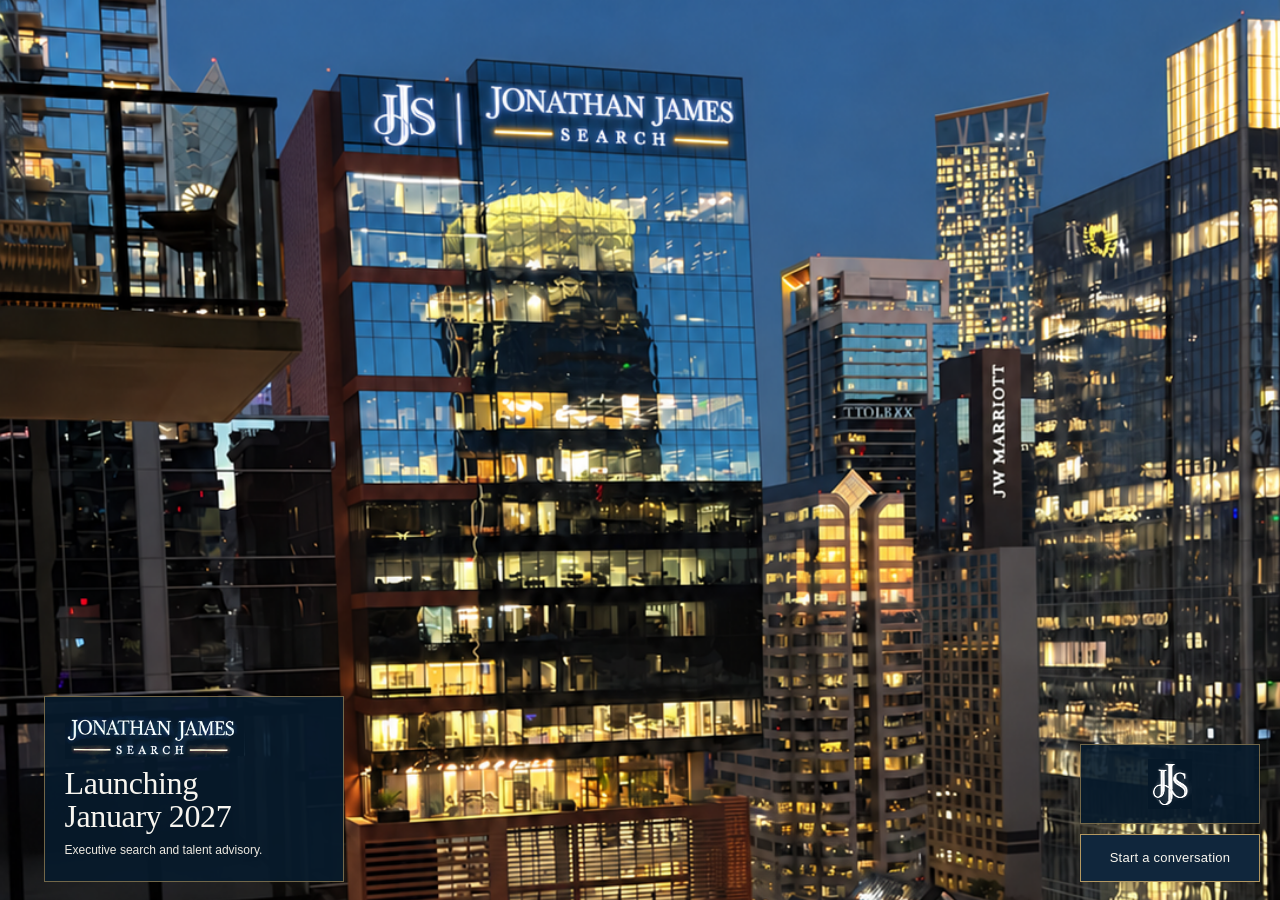
<file: nighttime-desktop/index.html>
<!doctype html>
<html class="jjs-launch-page" lang="en" data-format="desktop" data-media="image" data-period="nighttime" data-film="nighttime-desktop-still-v1" data-layout="full-bleed" data-release="all-still-images-20261022">
<head>
<meta charset="utf-8">
<meta name="viewport" content="width=device-width,initial-scale=1,viewport-fit=cover">
<meta name="theme-color" content="#071b2d">
<meta name="robots" content="noindex,nofollow">
<meta name="description" content="Jonathan James Search launches in January 2027. Executive search and talent advisory. Connect with JJS ahead of launch.">
<title>JJS Night-time Desktop | Launching January 2027</title>


<style>
:root{--jjs-contact-navy:#10263c;--jjs-contact-ivory:#faf7ef;--jjs-contact-gold:#b49861;--jjs-contact-ink:#172b3d;--jjs-contact-line:#d8d3c7}
.jjs-contact-launcher{position:fixed;left:max(clamp(14px,3vw,48px),env(safe-area-inset-left));bottom:max(18px,env(safe-area-inset-bottom));z-index:4}
.jjs-contact-trigger{display:flex;align-items:center;justify-content:center;min-height:48px;padding:0 18px;border:1px solid var(--jjs-contact-gold);border-radius:0;background:var(--jjs-contact-navy);color:var(--jjs-contact-ivory);font:13px/1.2 Arial,Helvetica,sans-serif;letter-spacing:.25px;white-space:nowrap;cursor:pointer;backdrop-filter:none}
.jjs-contact-trigger:hover{background:#18344e}
.jjs-contact-arrow{color:#d4bd8d;font-size:19px;line-height:1}
.jjs-inquiry{position:fixed;inset:0;width:100%;max-width:none;height:100%;height:100dvh;max-height:100%;margin:0;padding:26px;border:0;background:transparent;color:var(--jjs-contact-ink);color-scheme:light;box-sizing:border-box;overflow:hidden;font:13px/1.4 Arial,Helvetica,sans-serif}
.jjs-inquiry[open]{display:flex;align-items:center;justify-content:center}
.jjs-inquiry:not([open]){display:none}
.jjs-inquiry::backdrop{background:rgba(10,28,46,.25)}
.jjs-inquiry *{box-sizing:border-box}
.jjs-inquiry-panel{position:relative;width:440px;max-width:100%;max-height:100%;overflow-y:auto;overscroll-behavior:contain;padding:28px 34px 25px;background:var(--jjs-contact-ivory);border:1px solid var(--jjs-contact-gold);box-shadow:0 16px 64px rgba(5,16,27,.2)}
.jjs-inquiry-close{position:absolute;top:10px;right:10px;display:grid;place-items:center;width:40px;min-height:40px;padding:0;border:0;border-radius:0;background:transparent;color:#66717a;font:25px/1 Arial,Helvetica,sans-serif;cursor:pointer;backdrop-filter:none}
.jjs-inquiry-close:hover{background:#10263c08}
.jjs-inquiry-wordmark{display:inline-flex;flex-direction:column;align-items:center;margin:0 0 18px;color:var(--jjs-contact-navy)}
.jjs-inquiry-wordmark strong{font:400 18px/1.15 Georgia,'Times New Roman',serif;letter-spacing:.1px;white-space:nowrap}
.jjs-inquiry-wordmark span{display:flex;align-items:center;gap:9px;margin-top:6px;padding-left:3.3px;font:11px/1.2 Georgia,'Times New Roman',serif;letter-spacing:3.3px}
.jjs-inquiry-wordmark span::before,.jjs-inquiry-wordmark span::after{content:'';width:34px;height:1px;background:var(--jjs-contact-gold)}
.jjs-inquiry-title{margin:0 0 9px;color:var(--jjs-contact-navy);font:400 30px/1.15 Georgia,'Times New Roman',serif;letter-spacing:-.55px;white-space:normal}
.jjs-inquiry-intro{max-width:310px;margin:0 0 20px;color:#5a6670;font:13px/1.55 Arial,Helvetica,sans-serif}
.jjs-inquiry-fields{display:grid;grid-template-columns:minmax(0,1fr) minmax(0,1fr);gap:14px 18px}
.jjs-inquiry-field{display:flex;flex-direction:column;gap:7px;min-width:0;margin:0;color:var(--jjs-contact-ink);font:12px/1.35 Arial,Helvetica,sans-serif;letter-spacing:.15px}
.jjs-inquiry-wide{grid-column:1/-1}
.jjs-inquiry-field input,.jjs-inquiry-field textarea{display:block;width:100%;min-height:42px;padding:10px 11px;border:1px solid var(--jjs-contact-line);border-radius:0;background:#fffdf8;color:var(--jjs-contact-ink);box-shadow:none;font:14px/1.4 Arial,Helvetica,sans-serif;letter-spacing:normal}
.jjs-inquiry-field textarea{height:72px;min-height:72px;resize:vertical}
.jjs-inquiry-field input::placeholder,.jjs-inquiry-field textarea::placeholder{color:#7e858a;opacity:1}
.jjs-inquiry-send{display:flex;align-items:center;justify-content:space-between;width:100%;min-height:46px;margin-top:18px;padding:12px 17px;border:1px solid var(--jjs-contact-navy);border-radius:0;background:var(--jjs-contact-navy);color:var(--jjs-contact-ivory);font:13px/1.4 Arial,Helvetica,sans-serif;letter-spacing:.3px;cursor:pointer;backdrop-filter:none}
.jjs-inquiry-send:hover{background:#18344e}
.jjs-inquiry-send:disabled{opacity:.7;cursor:wait}
.jjs-inquiry-note{margin:12px 0 0;color:#697079;font:11px/1.45 Arial,Helvetica,sans-serif}
.jjs-inquiry-error{margin:16px 0 0;color:#963d2d;font:13px/1.5 Arial,Helvetica,sans-serif}
.jjs-inquiry-error a{color:inherit;text-decoration:underline;text-underline-offset:3px;overflow-wrap:anywhere}
.jjs-inquiry-success{padding:14px 0 7px}
.jjs-inquiry-check{display:grid;place-items:center;width:40px;height:40px;margin-bottom:25px;border:1px solid var(--jjs-contact-gold);color:var(--jjs-contact-navy);font:21px/1 Arial,Helvetica,sans-serif}
.jjs-inquiry-success h2{margin:0 0 14px;color:var(--jjs-contact-navy);font:400 32px/1.15 Georgia,'Times New Roman',serif}
.jjs-inquiry-success p{margin:0;color:var(--jjs-contact-ink);font:16px/1.6 Arial,Helvetica,sans-serif}
.jjs-inquiry-success .jjs-inquiry-send{margin-top:32px}
.jjs-inquiry [hidden],.jjs-inquiry-honey{display:none!important}
.jjs-inquiry :focus-visible,.jjs-contact-trigger:focus-visible{outline:2px solid var(--jjs-contact-gold);outline-offset:3px}
html.jjs-contact-open{overflow:hidden}
html[data-layout="full-bleed"] .layout-switch{top:max(14px,env(safe-area-inset-top));bottom:auto}
html[data-format="mobile"] .jjs-inquiry[open]{align-items:flex-end;padding:0}
html[data-format="mobile"] .jjs-inquiry-panel{width:min(440px,100%);max-height:calc(100dvh - 30px);padding:26px 25px max(26px,env(safe-area-inset-bottom));border:0;border-top:1px solid var(--jjs-contact-gold);border-radius:16px 16px 0 0}
html[data-format="mobile"] .jjs-inquiry-panel::before{content:'';position:absolute;top:9px;left:calc(50% - 18px);width:36px;height:3px;border-radius:2px;background:#d2cbbb}
html[data-format="mobile"] .jjs-inquiry-wordmark{display:none}
html[data-format="mobile"] .jjs-inquiry-title{padding-right:18px;font-size:29px}
html[data-format="mobile"] .jjs-inquiry-intro{margin-bottom:18px;font-size:12px}
html[data-format="mobile"] .jjs-inquiry-fields{grid-template-columns:minmax(0,1fr);gap:10px}
html[data-format="mobile"] .jjs-inquiry-field{gap:4px}
html[data-format="mobile"] .jjs-inquiry-field input,html[data-format="mobile"] .jjs-inquiry-field textarea{min-height:40px;padding:8px 10px;font-size:16px}
html[data-format="mobile"] .jjs-inquiry-field textarea{height:60px;min-height:60px}
html[data-format="mobile"] .jjs-inquiry-send{margin-top:16px}
html[data-format="mobile"] .jjs-inquiry-note{margin-top:11px}
@media(orientation:landscape){
 html[data-layout="full-bleed"][data-format="mobile"] .jjs-contact-launcher{left:calc((100vw - 56.25dvh)/2 + 12px);bottom:max(72px,calc(env(safe-area-inset-bottom) + 60px))}
 html[data-layout="full-bleed"][data-format="mobile"] .jjs-inquiry[open]{align-items:flex-end;padding:0}
 html[data-layout="full-bleed"][data-format="mobile"] .jjs-inquiry-panel{width:min(56.25dvh,100vw);max-height:calc(100dvh - 30px);padding:26px 25px max(26px,env(safe-area-inset-bottom));border:0;border-top:1px solid var(--jjs-contact-gold);border-radius:16px 16px 0 0}
}
@media(orientation:landscape) and (min-height:480px){
 html[data-layout="full-bleed"][data-format="mobile"] .jjs-contact-launcher{bottom:max(14px,env(safe-area-inset-bottom))}
}
@media(max-width:800px){
 .jjs-contact-launcher{left:max(12px,env(safe-area-inset-left));right:auto;bottom:max(12px,env(safe-area-inset-bottom))}
 .jjs-contact-trigger{width:auto;min-height:44px;padding:0 14px;font-size:12px;letter-spacing:.2px}
 html[data-layout="framed"] .jjs-contact-launcher{bottom:max(74px,calc(env(safe-area-inset-bottom) + 62px))}
}
@media(max-width:600px){
 .jjs-inquiry{padding:0}
 .jjs-inquiry[open]{align-items:flex-end}
 .jjs-inquiry-panel{width:100%;max-height:calc(100dvh - max(16px,env(safe-area-inset-top)));padding:26px 25px max(26px,env(safe-area-inset-bottom));border:0;border-top:1px solid var(--jjs-contact-gold);border-radius:16px 16px 0 0;scroll-padding:24px}
 .jjs-inquiry-panel::before{content:'';position:absolute;top:9px;left:calc(50% - 18px);width:36px;height:3px;border-radius:2px;background:#d2cbbb}
 .jjs-inquiry-wordmark{display:none}
 .jjs-inquiry-title{padding-right:18px;font-size:29px}
 .jjs-inquiry-intro{margin-bottom:18px;font-size:12px}
 .jjs-inquiry-fields{grid-template-columns:minmax(0,1fr);gap:10px}
 .jjs-inquiry-field{gap:4px}
 .jjs-inquiry-field input,.jjs-inquiry-field textarea{min-height:40px;padding:8px 10px;font-size:16px}
 .jjs-inquiry-field textarea{height:60px;min-height:60px}
 .jjs-inquiry-send{margin-top:16px}
 .jjs-inquiry-note{margin-top:11px}
}
@media(max-width:360px){.jjs-inquiry-panel{padding-left:20px;padding-right:20px}.jjs-inquiry-title{font-size:27px}}

:root{color-scheme:dark;--ivory:#f7f5ef;--navy:#071b2d;--gold:#b99a5e;--page-inset:clamp(20px,3.4vw,64px)}
*{box-sizing:border-box}
html,body{margin:0;width:100%;height:100%;overflow:hidden;background:var(--navy);color:var(--ivory)}
body{font-family:Arial,Helvetica,sans-serif}
[hidden]{display:none!important}
.holding-page{position:fixed;inset:0;width:100%;height:100vh;height:100dvh;overflow:hidden;background:#071b2d}
.film{position:absolute;inset:0;display:block;width:100%;height:100%;object-fit:cover;object-position:50% 12%}
.film-video{opacity:0;transition:opacity .45s ease}
.film-video.is-visible{opacity:1}
.launch-message{position:absolute;left:max(var(--page-inset),env(safe-area-inset-left));right:var(--page-inset);bottom:max(105px,calc(env(safe-area-inset-bottom) + 88px));max-width:620px}
.launch-rule{width:46px;height:1px;margin-bottom:20px;background:#d2b574}
.launch-brand{margin:0 0 12px;font:12px/1.3 Arial,Helvetica,sans-serif;letter-spacing:1.8px;text-transform:uppercase;color:#f7f5ef}
.launch-message h1{margin:0;color:var(--ivory);font:400 clamp(37px,3.3vw,56px)/1.07 Georgia,'Times New Roman',serif;letter-spacing:-.8px;text-wrap:balance}
.launch-message h1 span{display:block}
.launch-description{margin:17px 0 0;color:#eeeae1;font:14px/1.35 Arial,Helvetica,sans-serif}
.film-controls{position:fixed;right:max(20px,env(safe-area-inset-right));bottom:max(18px,env(safe-area-inset-bottom));z-index:4;display:flex;gap:8px}
.film-control{min-height:48px;padding:0 17px;border:1px solid #b99a5e99;border-radius:0;background:#071b2de8;color:#f7f5ef;font:12px/1.2 Arial,Helvetica,sans-serif;cursor:pointer;backdrop-filter:blur(8px)}
.film-control:disabled{opacity:.5;cursor:default}
.film-control:focus-visible{outline:2px solid var(--gold);outline-offset:4px}
.jjs-contact-launcher{left:max(var(--page-inset),env(safe-area-inset-left))}
.jjs-contact-trigger{min-height:48px;padding:0 20px}
.jjs-inquiry-close{min-height:44px;width:44px}
.jjs-inquiry-direct{margin:12px 0 0;color:#5a6670;font:11px/1.5 Arial,Helvetica,sans-serif}
.jjs-inquiry-direct a{color:#18344e;text-decoration:underline;text-underline-offset:3px;overflow-wrap:anywhere}
.sr-only{position:absolute;width:1px;height:1px;padding:0;margin:-1px;overflow:hidden;clip:rect(0,0,0,0);white-space:nowrap;border:0}
.no-script-contact{position:fixed;left:var(--page-inset);bottom:16px;z-index:5;font-size:13px}
.no-script-contact a{color:var(--ivory)}
@media(max-width:700px){
 :root{--page-inset:20px}
 .film{object-position:50% 12%}
 .launch-message{bottom:max(90px,calc(env(safe-area-inset-bottom) + 78px));max-width:400px}
 .launch-rule{width:36px;margin-bottom:16px}
 .launch-brand{margin-bottom:10px;font-size:10px;letter-spacing:1.5px}
 .launch-message h1{font-size:clamp(32px,8.2vw,42px);line-height:1.08;letter-spacing:-.4px}
 .launch-description{margin-top:13px;font-size:12px;line-height:1.4}
 .film-controls{right:max(12px,env(safe-area-inset-right));bottom:max(12px,env(safe-area-inset-bottom));gap:6px}
 .film-control{min-height:44px;padding:0 12px;font-size:11px}
 .jjs-contact-launcher{left:max(12px,env(safe-area-inset-left));bottom:max(12px,env(safe-area-inset-bottom))}
 .jjs-contact-trigger{min-height:44px;padding:0 13px;font-size:12px}
}
html[data-layout="full-bleed"][data-format="mobile"] .jjs-contact-launcher{left:max(12px,env(safe-area-inset-left));bottom:max(12px,env(safe-area-inset-bottom))}
html[data-layout="full-bleed"][data-format="mobile"] .jjs-inquiry-panel{width:min(440px,100%);max-height:calc(100dvh - max(12px,env(safe-area-inset-top)))}
@media(max-height:520px) and (orientation:landscape){
 .launch-message{bottom:max(77px,calc(env(safe-area-inset-bottom) + 65px))}
 .launch-rule{margin-bottom:10px}
 .launch-brand{margin-bottom:6px;font-size:10px}
 .launch-message h1{font-size:30px;line-height:1.05}
 .launch-message h1 span{display:inline}
 .launch-description{margin-top:8px;font-size:11px}
 .jjs-inquiry-panel{padding-top:22px;padding-bottom:20px}
}
@media(max-width:359px){
 .launch-message{left:16px;right:16px}
 .launch-message h1{font-size:31px}
 .launch-brand{font-size:9px}
 .film-control{padding:0 9px}
 .jjs-contact-trigger{padding:0 11px;font-size:11px}
}
@media(prefers-reduced-motion:reduce){.film-video{transition:none}}

</style>
<style>
:root{--jjs-launch-inset:clamp(24px,3.4vw,64px)}
.jjs-launch-panel{position:fixed;inset:auto 0 0;z-index:4;box-sizing:border-box;padding:62px max(var(--jjs-launch-inset),env(safe-area-inset-right)) max(100px,calc(env(safe-area-inset-bottom) + 82px)) max(var(--jjs-launch-inset),env(safe-area-inset-left));background:transparent;color:#f7f5ef;pointer-events:none}
.jjs-launch-copy{max-width:620px;text-shadow:0 1px 3px rgba(0,0,0,.95),0 2px 14px rgba(0,0,0,.65)}
.jjs-launch-copy::before{content:'';display:block;width:42px;height:1px;margin-bottom:18px;background:#d2b574}
.jjs-launch-brand{margin:0 0 12px;font:11px/1.3 Arial,Helvetica,sans-serif;letter-spacing:1.6px;text-transform:uppercase;color:#f7f5ef}
html .jjs-launch-panel .jjs-launch-title{display:block;position:static;width:auto;height:auto;clip:auto;overflow:visible;margin:0;padding:0;color:#f7f5ef;font:400 clamp(37px,3.3vw,56px)/1.07 Georgia,'Times New Roman',serif;letter-spacing:-.7px;white-space:normal;text-wrap:balance}
.jjs-launch-title span{display:block}
.jjs-launch-description{margin:16px 0 0;color:#eeeae1;font:14px/1.4 Arial,Helvetica,sans-serif}
html.jjs-launch-page .controls,html.jjs-launch-page .film-controls,html.jjs-launch-page footer{z-index:6}
html.jjs-launch-page[data-layout="full-bleed"] .jjs-contact-launcher{z-index:6;left:max(var(--jjs-launch-inset),env(safe-area-inset-left));bottom:max(18px,env(safe-area-inset-bottom))}
html.jjs-launch-page .layout-switch,html.jjs-launch-page .other-preview{top:max(14px,env(safe-area-inset-top));bottom:auto;z-index:6}
html.jjs-launch-page .controls #play{position:absolute;right:0;bottom:54px}
html.jjs-launch-page.jjs-portrait-preview[data-format="mobile"] #fullscreen{display:none}
@media(max-width:700px) and (orientation:portrait){
 :root{--jjs-launch-inset:20px}
 .jjs-launch-panel{min-height:max(258px,32dvh);padding:24px max(20px,env(safe-area-inset-right)) max(88px,calc(env(safe-area-inset-bottom) + 70px)) max(20px,env(safe-area-inset-left));border-top:0;background:transparent}
 .jjs-launch-copy::before{width:34px;margin-bottom:15px}
 .jjs-launch-brand{margin-bottom:9px;font-size:10px;letter-spacing:1.4px}
 html .jjs-launch-panel .jjs-launch-title{font-size:clamp(31px,8.2vw,40px);line-height:1.08;letter-spacing:-.4px}
 .jjs-launch-description{margin-top:12px;font-size:12px}
 html.jjs-launch-page[data-layout="full-bleed"] .jjs-contact-launcher{left:max(20px,env(safe-area-inset-left));bottom:max(18px,env(safe-area-inset-bottom))}
 html.jjs-launch-page .controls,html.jjs-launch-page .film-controls,html.jjs-launch-page footer{right:max(20px,env(safe-area-inset-right));bottom:max(18px,env(safe-area-inset-bottom))}
 html.jjs-launch-page .film-control,html.jjs-launch-page .controls button,html.jjs-launch-page footer button{min-height:44px;padding:0 12px;font-size:11px}
 html.jjs-launch-page .jjs-contact-trigger{min-height:44px;padding:0 13px;font-size:12px}
}
@media(max-width:359px) and (orientation:portrait){
 .jjs-launch-panel{padding-left:16px;padding-right:16px}
 html.jjs-launch-page[data-layout="full-bleed"] .jjs-contact-launcher{left:max(16px,env(safe-area-inset-left))}
 html.jjs-launch-page .controls,html.jjs-launch-page .film-controls,html.jjs-launch-page footer{right:max(16px,env(safe-area-inset-right))}
 html.jjs-launch-page .jjs-contact-trigger{padding:0 10px;font-size:11px}
}
@media(orientation:landscape) and (max-height:520px){
 .jjs-launch-panel{padding-top:35px;padding-bottom:max(78px,calc(env(safe-area-inset-bottom) + 66px))}
 .jjs-launch-copy::before{margin-bottom:10px}
 .jjs-launch-brand{margin-bottom:6px;font-size:9px}
 html .jjs-launch-panel .jjs-launch-title{font-size:30px;line-height:1.05}
 .jjs-launch-title span{display:inline}
 .jjs-launch-description{margin-top:8px;font-size:11px}
}
@media(orientation:landscape){
 html.jjs-launch-page.jjs-portrait-preview[data-format="mobile"] .jjs-launch-panel{left:50%;right:auto;width:56.25dvh;transform:translateX(-50%);min-height:32dvh;padding:22px 16px 82px;border-top:0;background:transparent}
 html.jjs-launch-page.jjs-portrait-preview[data-format="mobile"] .jjs-launch-title{font-size:clamp(19px,3.8dvh,36px)}
 html.jjs-launch-page.jjs-portrait-preview[data-format="mobile"] .jjs-launch-title span{display:block}
 html.jjs-launch-page.jjs-portrait-preview[data-format="mobile"] .jjs-launch-brand{font-size:8px;letter-spacing:1px}
 html.jjs-launch-page.jjs-portrait-preview[data-format="mobile"] .jjs-launch-description{font-size:10px}
 html.jjs-launch-page.jjs-portrait-preview[data-format="mobile"] .jjs-contact-launcher{left:calc((100vw - 56.25dvh)/2 + 10px);bottom:max(14px,env(safe-area-inset-bottom))}
 html.jjs-launch-page.jjs-portrait-preview[data-format="mobile"] .jjs-contact-trigger{min-height:40px;padding:0 8px;font-size:10px}
 html.jjs-launch-page.jjs-portrait-preview[data-format="mobile"] .controls,html.jjs-launch-page.jjs-portrait-preview[data-format="mobile"] .film-controls,html.jjs-launch-page.jjs-portrait-preview[data-format="mobile"] footer{right:calc((100vw - 56.25dvh)/2 + 10px);bottom:max(14px,env(safe-area-inset-bottom))}
 html.jjs-launch-page.jjs-portrait-preview[data-format="mobile"] .controls button,html.jjs-launch-page.jjs-portrait-preview[data-format="mobile"] .film-controls button,html.jjs-launch-page.jjs-portrait-preview[data-format="mobile"] footer button{min-height:40px;padding:0 8px;font-size:10px}
}

</style>
<style>.film{object-position:50% 18%}</style>
<link rel="stylesheet" href="/still-image.css?v=all-still-images-20261022">
<link rel="stylesheet" href="/night-launch.css?v=20261024-3">
<link rel="stylesheet" href="/launch-box.css?v=shared-reference-box-20261025">
</head>
<body>
<main class="holding-page" aria-label="Jonathan James Search — launching January 2027">
  <img width="1087" height="1447" data-scene="nighttime-desktop" fetchpriority="high" decoding="sync" class="film film-poster" id="film-poster" src="/images/nighttime-city-branded-v4.png" alt="Jonathan James Search neon branding on the glass building at night">
</main>
<section class="jjs-launch-panel" aria-labelledby="jjs-launch-title">
  <div class="jjs-launch-copy">
    <p class="jjs-launch-brand"><img class="jjs-launch-wordmark" src="/images/jjs-neon-wordmark.png" width="1088" height="278" alt="Jonathan James Search"></p>
    <h1 class="jjs-launch-title" id="jjs-launch-title">Launching <span>January 2027</span></h1>
    <p class="jjs-launch-description">Executive search and talent advisory.</p>
  </div>
</section>
<div class="film-controls" aria-label="Contact Jonathan James Search">
  <div class="jjs-corner-brand" role="img" aria-label="Jonathan James Search"><img class="jjs-corner-logo" src="/images/jjs-neon-monogram.png" width="178" height="200" alt=""></div>
</div>
<p class="sr-only" id="status" role="status" aria-live="polite"></p>
<noscript><p class="no-script-contact">Launching January 2027. <a href="mailto:jonathan.mcmanus@jj-search.com">Contact JJS</a></p></noscript>



<script>
(() => {
  'use strict';
  if (document.getElementById('jjs-inquiry')) return;

  const recipient = 'jonathan.mcmanus@jj-search.com';
  const endpoint = 'https://formsubmit.co/ajax/' + recipient;
  const launcher = document.createElement('div');
  launcher.className = 'jjs-contact-launcher';
  launcher.innerHTML = '<button class="jjs-contact-trigger" type="button" aria-haspopup="dialog" aria-controls="jjs-inquiry" aria-expanded="false">Start a conversation</button>';

  const dialog = document.createElement('dialog');
  dialog.id = 'jjs-inquiry';
  dialog.className = 'jjs-inquiry';
  dialog.setAttribute('aria-labelledby', 'jjs-inquiry-title');
  dialog.innerHTML = `
    <div class="jjs-inquiry-panel">
      <button class="jjs-inquiry-close" type="button" aria-label="Close inquiry form">×</button>
      <div class="jjs-inquiry-wordmark" aria-label="Jonathan James Search"><strong>JONATHAN JAMES</strong><span>SEARCH</span></div>
      <div class="jjs-inquiry-entry">
        <h2 class="jjs-inquiry-title" id="jjs-inquiry-title">Start a conversation</h2>
        <p class="jjs-inquiry-intro">Connect with us ahead of our January 2027 launch.</p>
        <form method="post">
          <div class="jjs-inquiry-fields">
            <label class="jjs-inquiry-field" for="jjs-inquiry-name">Name<input id="jjs-inquiry-name" name="name" autocomplete="name" placeholder="Your name" maxlength="120" required></label>
            <label class="jjs-inquiry-field" for="jjs-inquiry-email">Work email<input id="jjs-inquiry-email" name="email" type="email" autocomplete="email" inputmode="email" placeholder="you@company.com" maxlength="254" required></label>
            <label class="jjs-inquiry-field jjs-inquiry-wide" for="jjs-inquiry-company">Company<input id="jjs-inquiry-company" name="company" autocomplete="organization" placeholder="Your company" maxlength="160"></label>
            <label class="jjs-inquiry-field jjs-inquiry-wide" for="jjs-inquiry-message">How can we help?<textarea id="jjs-inquiry-message" name="message" placeholder="Tell us a little about your inquiry." maxlength="5000" required></textarea></label>
          </div>
          <div class="jjs-inquiry-honey" aria-hidden="true"><label>Leave this field empty<input name="_honey" autocomplete="off" tabindex="-1"></label></div>
          <button class="jjs-inquiry-send" type="submit"><span data-send-label>Send inquiry</span><span class="jjs-contact-arrow" aria-hidden="true">→</span></button>
          <p class="jjs-inquiry-note">Your inquiry will be treated in confidence.</p>
          <p class="jjs-inquiry-direct">You can also <a href="mailto:${recipient}">email Jonathan directly</a>.</p>
          <p class="jjs-inquiry-error" role="alert" hidden>We couldn’t confirm your inquiry was sent. Please try again or <a href="mailto:${recipient}">email us directly</a>.</p>
        </form>
      </div>
      <div class="jjs-inquiry-success" role="status" aria-live="polite" hidden>
        <div class="jjs-inquiry-check" aria-hidden="true">✓</div>
        <h2 id="jjs-inquiry-success-title">Thank you.</h2>
        <p>Your inquiry has been sent to Jonathan James Search.</p>
        <button class="jjs-inquiry-send" type="button" data-inquiry-return>Return to JJS <span class="jjs-contact-arrow" aria-hidden="true">→</span></button>
      </div>
    </div>`;
  document.body.append(dialog);
  document.querySelector('.film-controls').append(launcher);

  const trigger = launcher.querySelector('button');
  const panel = dialog.querySelector('.jjs-inquiry-panel');
  const closeButton = dialog.querySelector('.jjs-inquiry-close');
  const form = dialog.querySelector('form');
  const entry = dialog.querySelector('.jjs-inquiry-entry');
  const success = dialog.querySelector('.jjs-inquiry-success');
  const error = dialog.querySelector('.jjs-inquiry-error');
  const submit = form.querySelector('button[type="submit"]');
  const sendLabel = form.querySelector('[data-send-label]');
  const returnButton = dialog.querySelector('[data-inquiry-return]');
  let sending = false;
  let completed = false;
  form.action = endpoint;

  function reset() {
    form.reset();
    entry.hidden = false;
    success.hidden = true;
    error.hidden = true;
    completed = false;
    dialog.setAttribute('aria-labelledby', 'jjs-inquiry-title');
  }
  function close() {
    dialog.close();
  }
  trigger.addEventListener('click', () => {
    if (completed) reset();
    dialog.showModal();
    document.documentElement.classList.add('jjs-contact-open');
    trigger.setAttribute('aria-expanded', 'true');
  });
  closeButton.addEventListener('click', close);
  returnButton.addEventListener('click', close);
  dialog.addEventListener('click', event => {
    if (event.target === dialog) close();
  });
  dialog.addEventListener('close', () => {
    document.documentElement.classList.remove('jjs-contact-open');
    trigger.setAttribute('aria-expanded', 'false');
    trigger.focus({preventScroll: true});
  });

  form.addEventListener('submit', async event => {
    event.preventDefault();
    if (sending || !form.reportValidity()) return;
    const name = form.elements.namedItem('name').value.trim();
    const email = form.elements.namedItem('email').value.trim();
    const company = form.elements.namedItem('company').value.trim();
    const message = form.elements.namedItem('message').value.trim();
    if (!name || !email || !message) {
      const field = !name ? 'name' : !email ? 'email' : 'message';
      form.elements.namedItem(field).value = '';
      form.elements.namedItem(field).reportValidity();
      return;
    }
    const data = new FormData(form);
    data.set('name', name);
    data.set('email', email);
    data.set('company', company);
    data.set('message', message);
    data.set('_replyto', email);
    data.set('_subject', 'JJS website inquiry' + (company ? ' — ' + company.replace(/[\r\n]/g, ' ') : ''));
    data.set('_template', 'table');
    data.set('_url', 'https://jonathanjamessearch.com/');
    data.set('Page', location.href);
    data.set('Version', document.documentElement.dataset.film || 'JJS holding page');
    data.set('Layout', document.documentElement.dataset.layout || 'full-bleed');

    sending = true;
    error.hidden = true;
    submit.disabled = true;
    sendLabel.textContent = 'Sending…';
    panel.setAttribute('aria-busy', 'true');
    const controller = new AbortController();
    const timeout = setTimeout(() => controller.abort(), 30000);
    try {
      const response = await fetch(endpoint, {
        method: 'POST',
        body: data,
        headers: {'Accept': 'application/json'},
        credentials: 'omit',
        referrerPolicy: 'strict-origin-when-cross-origin',
        signal: controller.signal
      });
      const result = await response.json();
      const accepted = result.success === true || result.success === 'true';
      const activationPending = /activat|confirm your form/i.test(String(result.message || ''));
      if (!response.ok || !accepted || activationPending) throw new Error('Inquiry not accepted');
      completed = true;
      entry.hidden = true;
      success.hidden = false;
      dialog.setAttribute('aria-labelledby', 'jjs-inquiry-success-title');
      panel.scrollTop = 0;
      if (dialog.open) returnButton.focus({preventScroll: true});
    } catch {
      error.hidden = false;
    } finally {
      clearTimeout(timeout);
      sending = false;
      submit.disabled = false;
      sendLabel.textContent = 'Send inquiry';
      panel.removeAttribute('aria-busy');
    }
  });
})();

</script>
</body>
</html>
</file>
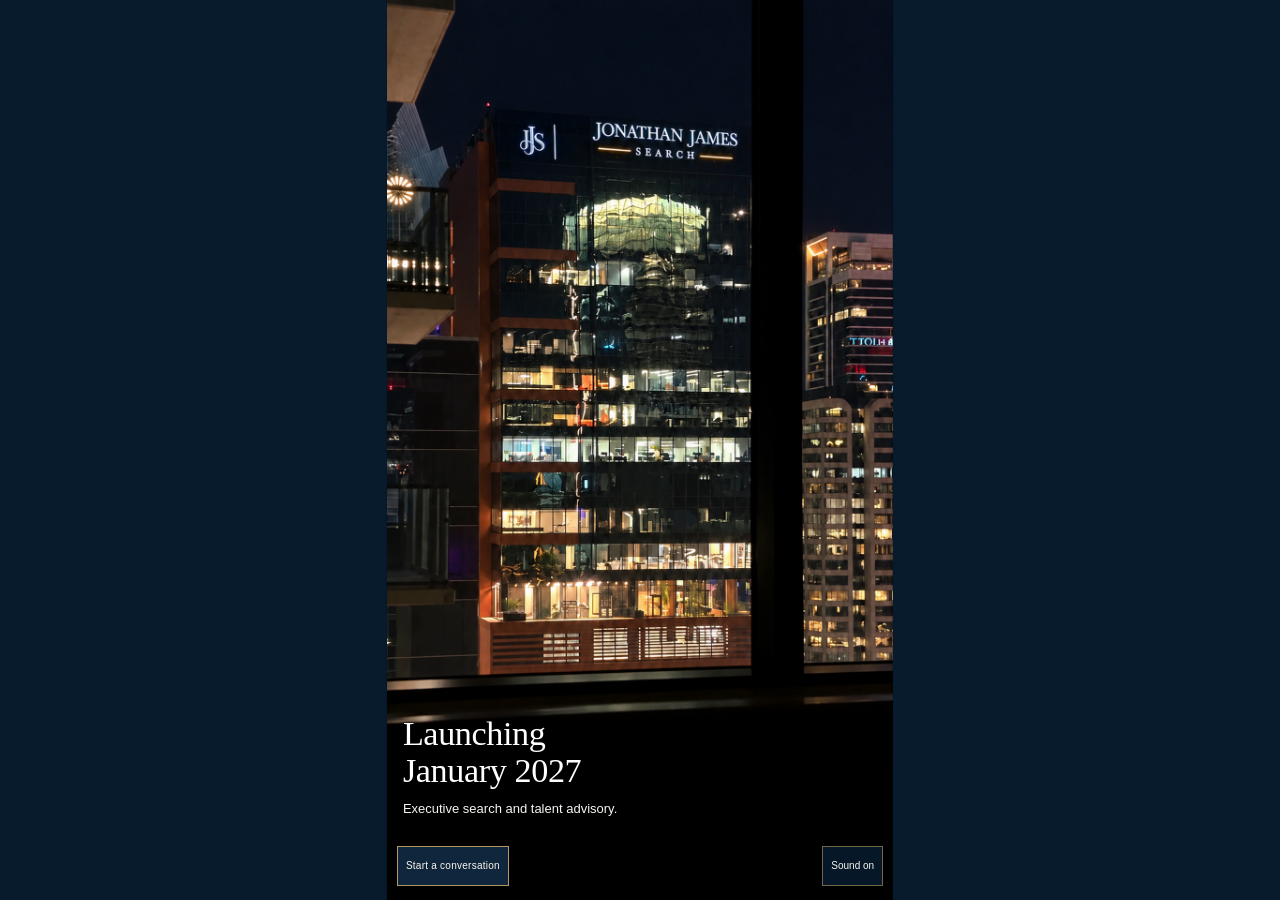
<file: nighttime-mobile-cropped/index.html>
<!doctype html>
<html class="jjs-launch-page jjs-portrait-preview" lang="en" data-format="mobile" data-media="image" data-period="nighttime" data-film="nighttime-mobile-still-v2" data-layout="full-bleed" data-release="night-mobile-readable-wide-20261023">
<head>
<meta charset="utf-8">
<meta name="viewport" content="width=device-width,initial-scale=1,viewport-fit=cover">
<meta name="theme-color" content="#071b2d">
<meta name="robots" content="noindex,nofollow">
<meta name="description" content="Jonathan James Search launches in January 2027. Executive search and talent advisory. Connect with JJS ahead of launch.">
<title>Jonathan James Search | Nighttime Mobile | Launching January 2027</title>


<style>
:root{--jjs-contact-navy:#10263c;--jjs-contact-ivory:#faf7ef;--jjs-contact-gold:#b49861;--jjs-contact-ink:#172b3d;--jjs-contact-line:#d8d3c7}
.jjs-contact-launcher{position:fixed;left:max(clamp(14px,3vw,48px),env(safe-area-inset-left));bottom:max(18px,env(safe-area-inset-bottom));z-index:4}
.jjs-contact-trigger{display:flex;align-items:center;justify-content:center;min-height:48px;padding:0 18px;border:1px solid var(--jjs-contact-gold);border-radius:0;background:var(--jjs-contact-navy);color:var(--jjs-contact-ivory);font:13px/1.2 Arial,Helvetica,sans-serif;letter-spacing:.25px;white-space:nowrap;cursor:pointer;backdrop-filter:none}
.jjs-contact-trigger:hover{background:#18344e}
.jjs-contact-arrow{color:#d4bd8d;font-size:19px;line-height:1}
.jjs-inquiry{position:fixed;inset:0;width:100%;max-width:none;height:100%;height:100dvh;max-height:100%;margin:0;padding:26px;border:0;background:transparent;color:var(--jjs-contact-ink);color-scheme:light;box-sizing:border-box;overflow:hidden;font:13px/1.4 Arial,Helvetica,sans-serif}
.jjs-inquiry[open]{display:flex;align-items:center;justify-content:center}
.jjs-inquiry:not([open]){display:none}
.jjs-inquiry::backdrop{background:rgba(10,28,46,.25)}
.jjs-inquiry *{box-sizing:border-box}
.jjs-inquiry-panel{position:relative;width:440px;max-width:100%;max-height:100%;overflow-y:auto;overscroll-behavior:contain;padding:28px 34px 25px;background:var(--jjs-contact-ivory);border:1px solid var(--jjs-contact-gold);box-shadow:0 16px 64px rgba(5,16,27,.2)}
.jjs-inquiry-close{position:absolute;top:10px;right:10px;display:grid;place-items:center;width:40px;min-height:40px;padding:0;border:0;border-radius:0;background:transparent;color:#66717a;font:25px/1 Arial,Helvetica,sans-serif;cursor:pointer;backdrop-filter:none}
.jjs-inquiry-close:hover{background:#10263c08}
.jjs-inquiry-wordmark{display:inline-flex;flex-direction:column;align-items:center;margin:0 0 18px;color:var(--jjs-contact-navy)}
.jjs-inquiry-wordmark strong{font:400 18px/1.15 Georgia,'Times New Roman',serif;letter-spacing:.1px;white-space:nowrap}
.jjs-inquiry-wordmark span{display:flex;align-items:center;gap:9px;margin-top:6px;padding-left:3.3px;font:11px/1.2 Georgia,'Times New Roman',serif;letter-spacing:3.3px}
.jjs-inquiry-wordmark span::before,.jjs-inquiry-wordmark span::after{content:'';width:34px;height:1px;background:var(--jjs-contact-gold)}
.jjs-inquiry-title{margin:0 0 9px;color:var(--jjs-contact-navy);font:400 30px/1.15 Georgia,'Times New Roman',serif;letter-spacing:-.55px;white-space:normal}
.jjs-inquiry-intro{max-width:310px;margin:0 0 20px;color:#5a6670;font:13px/1.55 Arial,Helvetica,sans-serif}
.jjs-inquiry-fields{display:grid;grid-template-columns:minmax(0,1fr) minmax(0,1fr);gap:14px 18px}
.jjs-inquiry-field{display:flex;flex-direction:column;gap:7px;min-width:0;margin:0;color:var(--jjs-contact-ink);font:12px/1.35 Arial,Helvetica,sans-serif;letter-spacing:.15px}
.jjs-inquiry-wide{grid-column:1/-1}
.jjs-inquiry-field input,.jjs-inquiry-field textarea{display:block;width:100%;min-height:42px;padding:10px 11px;border:1px solid var(--jjs-contact-line);border-radius:0;background:#fffdf8;color:var(--jjs-contact-ink);box-shadow:none;font:14px/1.4 Arial,Helvetica,sans-serif;letter-spacing:normal}
.jjs-inquiry-field textarea{height:72px;min-height:72px;resize:vertical}
.jjs-inquiry-field input::placeholder,.jjs-inquiry-field textarea::placeholder{color:#7e858a;opacity:1}
.jjs-inquiry-send{display:flex;align-items:center;justify-content:space-between;width:100%;min-height:46px;margin-top:18px;padding:12px 17px;border:1px solid var(--jjs-contact-navy);border-radius:0;background:var(--jjs-contact-navy);color:var(--jjs-contact-ivory);font:13px/1.4 Arial,Helvetica,sans-serif;letter-spacing:.3px;cursor:pointer;backdrop-filter:none}
.jjs-inquiry-send:hover{background:#18344e}
.jjs-inquiry-send:disabled{opacity:.7;cursor:wait}
.jjs-inquiry-note{margin:12px 0 0;color:#697079;font:11px/1.45 Arial,Helvetica,sans-serif}
.jjs-inquiry-error{margin:16px 0 0;color:#963d2d;font:13px/1.5 Arial,Helvetica,sans-serif}
.jjs-inquiry-error a{color:inherit;text-decoration:underline;text-underline-offset:3px;overflow-wrap:anywhere}
.jjs-inquiry-success{padding:14px 0 7px}
.jjs-inquiry-check{display:grid;place-items:center;width:40px;height:40px;margin-bottom:25px;border:1px solid var(--jjs-contact-gold);color:var(--jjs-contact-navy);font:21px/1 Arial,Helvetica,sans-serif}
.jjs-inquiry-success h2{margin:0 0 14px;color:var(--jjs-contact-navy);font:400 32px/1.15 Georgia,'Times New Roman',serif}
.jjs-inquiry-success p{margin:0;color:var(--jjs-contact-ink);font:16px/1.6 Arial,Helvetica,sans-serif}
.jjs-inquiry-success .jjs-inquiry-send{margin-top:32px}
.jjs-inquiry [hidden],.jjs-inquiry-honey{display:none!important}
.jjs-inquiry :focus-visible,.jjs-contact-trigger:focus-visible{outline:2px solid var(--jjs-contact-gold);outline-offset:3px}
html.jjs-contact-open{overflow:hidden}
html[data-layout="full-bleed"] .layout-switch{top:max(14px,env(safe-area-inset-top));bottom:auto}
html[data-format="mobile"] .jjs-inquiry[open]{align-items:flex-end;padding:0}
html[data-format="mobile"] .jjs-inquiry-panel{width:min(440px,100%);max-height:calc(100dvh - 30px);padding:26px 25px max(26px,env(safe-area-inset-bottom));border:0;border-top:1px solid var(--jjs-contact-gold);border-radius:16px 16px 0 0}
html[data-format="mobile"] .jjs-inquiry-panel::before{content:'';position:absolute;top:9px;left:calc(50% - 18px);width:36px;height:3px;border-radius:2px;background:#d2cbbb}
html[data-format="mobile"] .jjs-inquiry-wordmark{display:none}
html[data-format="mobile"] .jjs-inquiry-title{padding-right:18px;font-size:29px}
html[data-format="mobile"] .jjs-inquiry-intro{margin-bottom:18px;font-size:12px}
html[data-format="mobile"] .jjs-inquiry-fields{grid-template-columns:minmax(0,1fr);gap:10px}
html[data-format="mobile"] .jjs-inquiry-field{gap:4px}
html[data-format="mobile"] .jjs-inquiry-field input,html[data-format="mobile"] .jjs-inquiry-field textarea{min-height:40px;padding:8px 10px;font-size:16px}
html[data-format="mobile"] .jjs-inquiry-field textarea{height:60px;min-height:60px}
html[data-format="mobile"] .jjs-inquiry-send{margin-top:16px}
html[data-format="mobile"] .jjs-inquiry-note{margin-top:11px}
@media(orientation:landscape){
 html[data-layout="full-bleed"][data-format="mobile"] .jjs-contact-launcher{left:calc((100vw - 56.25dvh)/2 + 12px);bottom:max(72px,calc(env(safe-area-inset-bottom) + 60px))}
 html[data-layout="full-bleed"][data-format="mobile"] .jjs-inquiry[open]{align-items:flex-end;padding:0}
 html[data-layout="full-bleed"][data-format="mobile"] .jjs-inquiry-panel{width:min(56.25dvh,100vw);max-height:calc(100dvh - 30px);padding:26px 25px max(26px,env(safe-area-inset-bottom));border:0;border-top:1px solid var(--jjs-contact-gold);border-radius:16px 16px 0 0}
}
@media(orientation:landscape) and (min-height:480px){
 html[data-layout="full-bleed"][data-format="mobile"] .jjs-contact-launcher{bottom:max(14px,env(safe-area-inset-bottom))}
}
@media(max-width:800px){
 .jjs-contact-launcher{left:max(12px,env(safe-area-inset-left));right:auto;bottom:max(12px,env(safe-area-inset-bottom))}
 .jjs-contact-trigger{width:auto;min-height:44px;padding:0 14px;font-size:12px;letter-spacing:.2px}
 html[data-layout="framed"] .jjs-contact-launcher{bottom:max(74px,calc(env(safe-area-inset-bottom) + 62px))}
}
@media(max-width:600px){
 .jjs-inquiry{padding:0}
 .jjs-inquiry[open]{align-items:flex-end}
 .jjs-inquiry-panel{width:100%;max-height:calc(100dvh - max(16px,env(safe-area-inset-top)));padding:26px 25px max(26px,env(safe-area-inset-bottom));border:0;border-top:1px solid var(--jjs-contact-gold);border-radius:16px 16px 0 0;scroll-padding:24px}
 .jjs-inquiry-panel::before{content:'';position:absolute;top:9px;left:calc(50% - 18px);width:36px;height:3px;border-radius:2px;background:#d2cbbb}
 .jjs-inquiry-wordmark{display:none}
 .jjs-inquiry-title{padding-right:18px;font-size:29px}
 .jjs-inquiry-intro{margin-bottom:18px;font-size:12px}
 .jjs-inquiry-fields{grid-template-columns:minmax(0,1fr);gap:10px}
 .jjs-inquiry-field{gap:4px}
 .jjs-inquiry-field input,.jjs-inquiry-field textarea{min-height:40px;padding:8px 10px;font-size:16px}
 .jjs-inquiry-field textarea{height:60px;min-height:60px}
 .jjs-inquiry-send{margin-top:16px}
 .jjs-inquiry-note{margin-top:11px}
}
@media(max-width:360px){.jjs-inquiry-panel{padding-left:20px;padding-right:20px}.jjs-inquiry-title{font-size:27px}}

:root{color-scheme:dark;--ivory:#f7f5ef;--navy:#071b2d;--gold:#b99a5e;--page-inset:clamp(20px,3.4vw,64px)}
*{box-sizing:border-box}
html,body{margin:0;width:100%;height:100%;overflow:hidden;background:var(--navy);color:var(--ivory)}
body{font-family:Arial,Helvetica,sans-serif}
[hidden]{display:none!important}
.holding-page{position:fixed;inset:0;width:100%;height:100vh;height:100dvh;overflow:hidden;background:#071b2d}
.film{position:absolute;inset:0;display:block;width:100%;height:100%;object-fit:cover;object-position:50% 12%}
.film-video{opacity:0;transition:opacity .45s ease}
.film-video.is-visible{opacity:1}
.launch-message{position:absolute;left:max(var(--page-inset),env(safe-area-inset-left));right:var(--page-inset);bottom:max(105px,calc(env(safe-area-inset-bottom) + 88px));max-width:620px}
.launch-rule{width:46px;height:1px;margin-bottom:20px;background:#d2b574}
.launch-brand{margin:0 0 12px;font:12px/1.3 Arial,Helvetica,sans-serif;letter-spacing:1.8px;text-transform:uppercase;color:#f7f5ef}
.launch-message h1{margin:0;color:var(--ivory);font:400 clamp(37px,3.3vw,56px)/1.07 Georgia,'Times New Roman',serif;letter-spacing:-.8px;text-wrap:balance}
.launch-message h1 span{display:block}
.launch-description{margin:17px 0 0;color:#eeeae1;font:14px/1.35 Arial,Helvetica,sans-serif}
.film-controls{position:fixed;right:max(20px,env(safe-area-inset-right));bottom:max(18px,env(safe-area-inset-bottom));z-index:4;display:flex;gap:8px}
.film-control{min-height:48px;padding:0 17px;border:1px solid #b99a5e99;border-radius:0;background:#071b2de8;color:#f7f5ef;font:12px/1.2 Arial,Helvetica,sans-serif;cursor:pointer;backdrop-filter:blur(8px)}
.film-control:disabled{opacity:.5;cursor:default}
.film-control:focus-visible{outline:2px solid var(--gold);outline-offset:4px}
.jjs-contact-launcher{left:max(var(--page-inset),env(safe-area-inset-left))}
.jjs-contact-trigger{min-height:48px;padding:0 20px}
.jjs-inquiry-close{min-height:44px;width:44px}
.jjs-inquiry-direct{margin:12px 0 0;color:#5a6670;font:11px/1.5 Arial,Helvetica,sans-serif}
.jjs-inquiry-direct a{color:#18344e;text-decoration:underline;text-underline-offset:3px;overflow-wrap:anywhere}
.sr-only{position:absolute;width:1px;height:1px;padding:0;margin:-1px;overflow:hidden;clip:rect(0,0,0,0);white-space:nowrap;border:0}
.no-script-contact{position:fixed;left:var(--page-inset);bottom:16px;z-index:5;font-size:13px}
.no-script-contact a{color:var(--ivory)}
@media(max-width:700px){
 :root{--page-inset:20px}
 .film{object-position:50% 12%}
 .launch-message{bottom:max(90px,calc(env(safe-area-inset-bottom) + 78px));max-width:400px}
 .launch-rule{width:36px;margin-bottom:16px}
 .launch-brand{margin-bottom:10px;font-size:10px;letter-spacing:1.5px}
 .launch-message h1{font-size:clamp(32px,8.2vw,42px);line-height:1.08;letter-spacing:-.4px}
 .launch-description{margin-top:13px;font-size:12px;line-height:1.4}
 .film-controls{right:max(12px,env(safe-area-inset-right));bottom:max(12px,env(safe-area-inset-bottom));gap:6px}
 .film-control{min-height:44px;padding:0 12px;font-size:11px}
 .jjs-contact-launcher{left:max(12px,env(safe-area-inset-left));bottom:max(12px,env(safe-area-inset-bottom))}
 .jjs-contact-trigger{min-height:44px;padding:0 13px;font-size:12px}
}
html[data-layout="full-bleed"][data-format="mobile"] .jjs-contact-launcher{left:max(12px,env(safe-area-inset-left));bottom:max(12px,env(safe-area-inset-bottom))}
html[data-layout="full-bleed"][data-format="mobile"] .jjs-inquiry-panel{width:min(440px,100%);max-height:calc(100dvh - max(12px,env(safe-area-inset-top)))}
@media(max-height:520px) and (orientation:landscape){
 .launch-message{bottom:max(77px,calc(env(safe-area-inset-bottom) + 65px))}
 .launch-rule{margin-bottom:10px}
 .launch-brand{margin-bottom:6px;font-size:10px}
 .launch-message h1{font-size:30px;line-height:1.05}
 .launch-message h1 span{display:inline}
 .launch-description{margin-top:8px;font-size:11px}
 .jjs-inquiry-panel{padding-top:22px;padding-bottom:20px}
}
@media(max-width:359px){
 .launch-message{left:16px;right:16px}
 .launch-message h1{font-size:31px}
 .launch-brand{font-size:9px}
 .film-control{padding:0 9px}
 .jjs-contact-trigger{padding:0 11px;font-size:11px}
}
@media(prefers-reduced-motion:reduce){.film-video{transition:none}}

</style>
<style>
:root{--jjs-launch-inset:clamp(24px,3.4vw,64px)}
.jjs-launch-panel{position:fixed;inset:auto 0 0;z-index:4;box-sizing:border-box;padding:62px max(var(--jjs-launch-inset),env(safe-area-inset-right)) max(100px,calc(env(safe-area-inset-bottom) + 82px)) max(var(--jjs-launch-inset),env(safe-area-inset-left));background:transparent;color:#f7f5ef;pointer-events:none}
.jjs-launch-copy{max-width:620px;text-shadow:0 1px 3px rgba(0,0,0,.95),0 2px 14px rgba(0,0,0,.65)}
.jjs-launch-copy::before{content:'';display:block;width:42px;height:1px;margin-bottom:18px;background:#d2b574}
.jjs-launch-brand{margin:0 0 12px;font:11px/1.3 Arial,Helvetica,sans-serif;letter-spacing:1.6px;text-transform:uppercase;color:#f7f5ef}
html .jjs-launch-panel .jjs-launch-title{display:block;position:static;width:auto;height:auto;clip:auto;overflow:visible;margin:0;padding:0;color:#f7f5ef;font:400 clamp(37px,3.3vw,56px)/1.07 Georgia,'Times New Roman',serif;letter-spacing:-.7px;white-space:normal;text-wrap:balance}
.jjs-launch-title span{display:block}
.jjs-launch-description{margin:16px 0 0;color:#eeeae1;font:14px/1.4 Arial,Helvetica,sans-serif}
html.jjs-launch-page .controls,html.jjs-launch-page .film-controls,html.jjs-launch-page footer{z-index:6}
html.jjs-launch-page[data-layout="full-bleed"] .jjs-contact-launcher{z-index:6;left:max(var(--jjs-launch-inset),env(safe-area-inset-left));bottom:max(18px,env(safe-area-inset-bottom))}
html.jjs-launch-page .layout-switch,html.jjs-launch-page .other-preview{top:max(14px,env(safe-area-inset-top));bottom:auto;z-index:6}
html.jjs-launch-page .controls #play{position:absolute;right:0;bottom:54px}
html.jjs-launch-page.jjs-portrait-preview[data-format="mobile"] #fullscreen{display:none}
@media(max-width:700px) and (orientation:portrait){
 :root{--jjs-launch-inset:20px}
 .jjs-launch-panel{min-height:max(258px,32dvh);padding:24px max(20px,env(safe-area-inset-right)) max(88px,calc(env(safe-area-inset-bottom) + 70px)) max(20px,env(safe-area-inset-left));border-top:0;background:transparent}
 .jjs-launch-copy::before{width:34px;margin-bottom:15px}
 .jjs-launch-brand{margin-bottom:9px;font-size:10px;letter-spacing:1.4px}
 html .jjs-launch-panel .jjs-launch-title{font-size:clamp(31px,8.2vw,40px);line-height:1.08;letter-spacing:-.4px}
 .jjs-launch-description{margin-top:12px;font-size:12px}
 html.jjs-launch-page[data-layout="full-bleed"] .jjs-contact-launcher{left:max(20px,env(safe-area-inset-left));bottom:max(18px,env(safe-area-inset-bottom))}
 html.jjs-launch-page .controls,html.jjs-launch-page .film-controls,html.jjs-launch-page footer{right:max(20px,env(safe-area-inset-right));bottom:max(18px,env(safe-area-inset-bottom))}
 html.jjs-launch-page .film-control,html.jjs-launch-page .controls button,html.jjs-launch-page footer button{min-height:44px;padding:0 12px;font-size:11px}
 html.jjs-launch-page .jjs-contact-trigger{min-height:44px;padding:0 13px;font-size:12px}
}
@media(max-width:359px) and (orientation:portrait){
 .jjs-launch-panel{padding-left:16px;padding-right:16px}
 html.jjs-launch-page[data-layout="full-bleed"] .jjs-contact-launcher{left:max(16px,env(safe-area-inset-left))}
 html.jjs-launch-page .controls,html.jjs-launch-page .film-controls,html.jjs-launch-page footer{right:max(16px,env(safe-area-inset-right))}
 html.jjs-launch-page .jjs-contact-trigger{padding:0 10px;font-size:11px}
}
@media(orientation:landscape) and (max-height:520px){
 .jjs-launch-panel{padding-top:35px;padding-bottom:max(78px,calc(env(safe-area-inset-bottom) + 66px))}
 .jjs-launch-copy::before{margin-bottom:10px}
 .jjs-launch-brand{margin-bottom:6px;font-size:9px}
 html .jjs-launch-panel .jjs-launch-title{font-size:30px;line-height:1.05}
 .jjs-launch-title span{display:inline}
 .jjs-launch-description{margin-top:8px;font-size:11px}
}
@media(orientation:landscape){
 html.jjs-launch-page.jjs-portrait-preview[data-format="mobile"] .jjs-launch-panel{left:50%;right:auto;width:56.25dvh;transform:translateX(-50%);min-height:32dvh;padding:22px 16px 82px;border-top:0;background:transparent}
 html.jjs-launch-page.jjs-portrait-preview[data-format="mobile"] .jjs-launch-title{font-size:clamp(19px,3.8dvh,36px)}
 html.jjs-launch-page.jjs-portrait-preview[data-format="mobile"] .jjs-launch-title span{display:block}
 html.jjs-launch-page.jjs-portrait-preview[data-format="mobile"] .jjs-launch-brand{font-size:8px;letter-spacing:1px}
 html.jjs-launch-page.jjs-portrait-preview[data-format="mobile"] .jjs-launch-description{font-size:10px}
 html.jjs-launch-page.jjs-portrait-preview[data-format="mobile"] .jjs-contact-launcher{left:calc((100vw - 56.25dvh)/2 + 10px);bottom:max(14px,env(safe-area-inset-bottom))}
 html.jjs-launch-page.jjs-portrait-preview[data-format="mobile"] .jjs-contact-trigger{min-height:40px;padding:0 8px;font-size:10px}
 html.jjs-launch-page.jjs-portrait-preview[data-format="mobile"] .controls,html.jjs-launch-page.jjs-portrait-preview[data-format="mobile"] .film-controls,html.jjs-launch-page.jjs-portrait-preview[data-format="mobile"] footer{right:calc((100vw - 56.25dvh)/2 + 10px);bottom:max(14px,env(safe-area-inset-bottom))}
 html.jjs-launch-page.jjs-portrait-preview[data-format="mobile"] .controls button,html.jjs-launch-page.jjs-portrait-preview[data-format="mobile"] .film-controls button,html.jjs-launch-page.jjs-portrait-preview[data-format="mobile"] footer button{min-height:40px;padding:0 8px;font-size:10px}
}

</style>
<style>.film{object-position:50% 18%}@media(orientation:landscape){.holding-page{left:50%;right:auto;width:56.25dvh;transform:translateX(-50%)}}</style>
<link rel="stylesheet" href="/still-image.css?v=night-mobile-readable-wide-20261023">
</head>
<body>
<main class="holding-page" aria-label="Jonathan James Search — launching January 2027">
  <img width="2160" height="3840" data-scene="nighttime-mobile" fetchpriority="high" decoding="sync" class="film film-poster" id="film-poster" src="/images/nighttime-mobile-clean-v2.jpg" alt="Jonathan James Search neon branding on the glass building at night">
  <audio id="film-ambience" data-src="/nighttime-still-ambience-v1.m4a" loop preload="none"></audio>
</main>
<section class="jjs-launch-panel" aria-labelledby="jjs-launch-title">
  <div class="jjs-launch-copy">
    <p class="jjs-launch-brand">Jonathan James Search</p>
    <h1 class="jjs-launch-title" id="jjs-launch-title">Launching <span>January 2027</span></h1>
    <p class="jjs-launch-description">Executive search and talent advisory.</p>
  </div>
</section>
<div class="film-controls" aria-label="Sound controls">
  <button class="film-control" id="sound" type="button" aria-pressed="false" disabled>Sound on</button>
</div>
<p class="sr-only" id="status" role="status" aria-live="polite"></p>
<noscript><p class="no-script-contact">Launching January 2027. <a href="mailto:jonathan.mcmanus@jj-search.com">Contact JJS</a></p></noscript>



<script src="/still-image.js?v=night-mobile-readable-wide-20261023"></script>
<script>
(() => {
  'use strict';
  if (document.getElementById('jjs-inquiry')) return;

  const recipient = 'jonathan.mcmanus@jj-search.com';
  const endpoint = 'https://formsubmit.co/ajax/' + recipient;
  const launcher = document.createElement('div');
  launcher.className = 'jjs-contact-launcher';
  launcher.innerHTML = '<button class="jjs-contact-trigger" type="button" aria-haspopup="dialog" aria-controls="jjs-inquiry" aria-expanded="false">Start a conversation</button>';

  const dialog = document.createElement('dialog');
  dialog.id = 'jjs-inquiry';
  dialog.className = 'jjs-inquiry';
  dialog.setAttribute('aria-labelledby', 'jjs-inquiry-title');
  dialog.innerHTML = `
    <div class="jjs-inquiry-panel">
      <button class="jjs-inquiry-close" type="button" aria-label="Close inquiry form">×</button>
      <div class="jjs-inquiry-wordmark" aria-label="Jonathan James Search"><strong>JONATHAN JAMES</strong><span>SEARCH</span></div>
      <div class="jjs-inquiry-entry">
        <h2 class="jjs-inquiry-title" id="jjs-inquiry-title">Start a conversation</h2>
        <p class="jjs-inquiry-intro">Connect with us ahead of our January 2027 launch.</p>
        <form method="post">
          <div class="jjs-inquiry-fields">
            <label class="jjs-inquiry-field" for="jjs-inquiry-name">Name<input id="jjs-inquiry-name" name="name" autocomplete="name" placeholder="Your name" maxlength="120" required></label>
            <label class="jjs-inquiry-field" for="jjs-inquiry-email">Work email<input id="jjs-inquiry-email" name="email" type="email" autocomplete="email" inputmode="email" placeholder="you@company.com" maxlength="254" required></label>
            <label class="jjs-inquiry-field jjs-inquiry-wide" for="jjs-inquiry-company">Company<input id="jjs-inquiry-company" name="company" autocomplete="organization" placeholder="Your company" maxlength="160"></label>
            <label class="jjs-inquiry-field jjs-inquiry-wide" for="jjs-inquiry-message">How can we help?<textarea id="jjs-inquiry-message" name="message" placeholder="Tell us a little about your inquiry." maxlength="5000" required></textarea></label>
          </div>
          <div class="jjs-inquiry-honey" aria-hidden="true"><label>Leave this field empty<input name="_honey" autocomplete="off" tabindex="-1"></label></div>
          <button class="jjs-inquiry-send" type="submit"><span data-send-label>Send inquiry</span><span class="jjs-contact-arrow" aria-hidden="true">→</span></button>
          <p class="jjs-inquiry-note">Your inquiry will be treated in confidence.</p>
          <p class="jjs-inquiry-direct">You can also <a href="mailto:${recipient}">email Jonathan directly</a>.</p>
          <p class="jjs-inquiry-error" role="alert" hidden>We couldn’t confirm your inquiry was sent. Please try again or <a href="mailto:${recipient}">email us directly</a>.</p>
        </form>
      </div>
      <div class="jjs-inquiry-success" role="status" aria-live="polite" hidden>
        <div class="jjs-inquiry-check" aria-hidden="true">✓</div>
        <h2 id="jjs-inquiry-success-title">Thank you.</h2>
        <p>Your inquiry has been sent to Jonathan James Search.</p>
        <button class="jjs-inquiry-send" type="button" data-inquiry-return>Return to JJS <span class="jjs-contact-arrow" aria-hidden="true">→</span></button>
      </div>
    </div>`;
  document.body.append(launcher, dialog);

  const trigger = launcher.querySelector('button');
  const panel = dialog.querySelector('.jjs-inquiry-panel');
  const closeButton = dialog.querySelector('.jjs-inquiry-close');
  const form = dialog.querySelector('form');
  const entry = dialog.querySelector('.jjs-inquiry-entry');
  const success = dialog.querySelector('.jjs-inquiry-success');
  const error = dialog.querySelector('.jjs-inquiry-error');
  const submit = form.querySelector('button[type="submit"]');
  const sendLabel = form.querySelector('[data-send-label]');
  const returnButton = dialog.querySelector('[data-inquiry-return]');
  let sending = false;
  let completed = false;
  form.action = endpoint;

  function reset() {
    form.reset();
    entry.hidden = false;
    success.hidden = true;
    error.hidden = true;
    completed = false;
    dialog.setAttribute('aria-labelledby', 'jjs-inquiry-title');
  }
  function close() {
    dialog.close();
  }
  trigger.addEventListener('click', () => {
    if (completed) reset();
    dialog.showModal();
    document.documentElement.classList.add('jjs-contact-open');
    trigger.setAttribute('aria-expanded', 'true');
  });
  closeButton.addEventListener('click', close);
  returnButton.addEventListener('click', close);
  dialog.addEventListener('click', event => {
    if (event.target === dialog) close();
  });
  dialog.addEventListener('close', () => {
    document.documentElement.classList.remove('jjs-contact-open');
    trigger.setAttribute('aria-expanded', 'false');
    trigger.focus({preventScroll: true});
  });

  form.addEventListener('submit', async event => {
    event.preventDefault();
    if (sending || !form.reportValidity()) return;
    const name = form.elements.namedItem('name').value.trim();
    const email = form.elements.namedItem('email').value.trim();
    const company = form.elements.namedItem('company').value.trim();
    const message = form.elements.namedItem('message').value.trim();
    if (!name || !email || !message) {
      const field = !name ? 'name' : !email ? 'email' : 'message';
      form.elements.namedItem(field).value = '';
      form.elements.namedItem(field).reportValidity();
      return;
    }
    const data = new FormData(form);
    data.set('name', name);
    data.set('email', email);
    data.set('company', company);
    data.set('message', message);
    data.set('_replyto', email);
    data.set('_subject', 'JJS website inquiry' + (company ? ' — ' + company.replace(/[\r\n]/g, ' ') : ''));
    data.set('_template', 'table');
    data.set('_url', 'https://jonathanjamessearch.com/');
    data.set('Page', location.href);
    data.set('Version', document.documentElement.dataset.film || 'JJS holding page');
    data.set('Layout', document.documentElement.dataset.layout || 'full-bleed');

    sending = true;
    error.hidden = true;
    submit.disabled = true;
    sendLabel.textContent = 'Sending…';
    panel.setAttribute('aria-busy', 'true');
    const controller = new AbortController();
    const timeout = setTimeout(() => controller.abort(), 30000);
    try {
      const response = await fetch(endpoint, {
        method: 'POST',
        body: data,
        headers: {'Accept': 'application/json'},
        credentials: 'omit',
        referrerPolicy: 'strict-origin-when-cross-origin',
        signal: controller.signal
      });
      const result = await response.json();
      const accepted = result.success === true || result.success === 'true';
      const activationPending = /activat|confirm your form/i.test(String(result.message || ''));
      if (!response.ok || !accepted || activationPending) throw new Error('Inquiry not accepted');
      completed = true;
      entry.hidden = true;
      success.hidden = false;
      dialog.setAttribute('aria-labelledby', 'jjs-inquiry-success-title');
      panel.scrollTop = 0;
      if (dialog.open) returnButton.focus({preventScroll: true});
    } catch {
      error.hidden = false;
    } finally {
      clearTimeout(timeout);
      sending = false;
      submit.disabled = false;
      sendLabel.textContent = 'Send inquiry';
      panel.removeAttribute('aria-busy');
    }
  });
})();

</script>
</body>
</html>
</file>
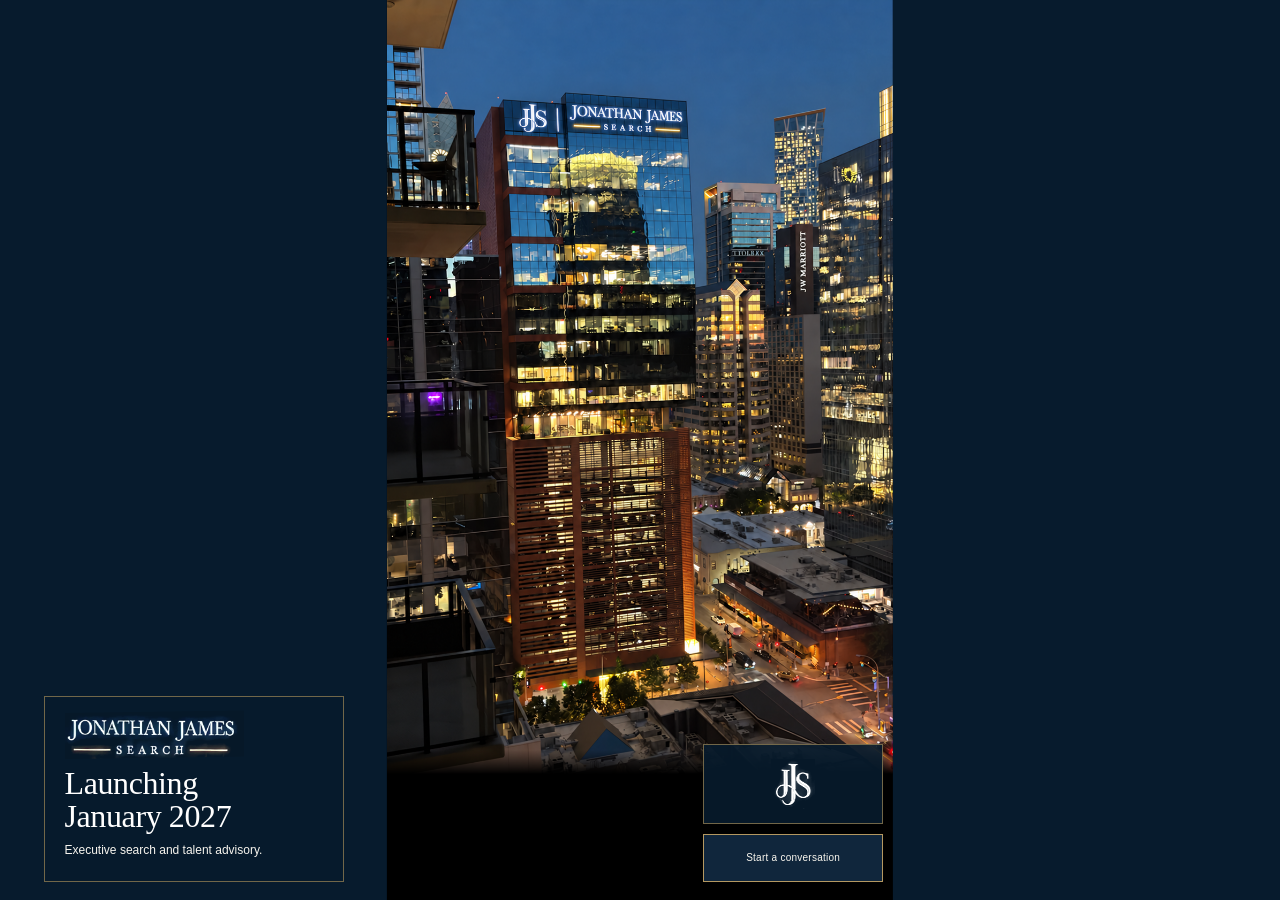
<file: nighttime-mobile/index.html>
<!doctype html>
<html class="jjs-launch-page jjs-portrait-preview" lang="en" data-format="mobile" data-media="image" data-period="nighttime" data-film="nighttime-mobile-still-v2" data-layout="full-bleed" data-release="night-mobile-readable-wide-20261023">
<head>
<meta charset="utf-8">
<meta name="viewport" content="width=device-width,initial-scale=1,viewport-fit=cover">
<meta name="theme-color" content="#071b2d">
<meta name="robots" content="noindex,nofollow">
<meta name="description" content="Jonathan James Search launches in January 2027. Executive search and talent advisory. Connect with JJS ahead of launch.">
<title>Jonathan James Search | Nighttime Mobile | Launching January 2027</title>


<style>
:root{--jjs-contact-navy:#10263c;--jjs-contact-ivory:#faf7ef;--jjs-contact-gold:#b49861;--jjs-contact-ink:#172b3d;--jjs-contact-line:#d8d3c7}
.jjs-contact-launcher{position:fixed;left:max(clamp(14px,3vw,48px),env(safe-area-inset-left));bottom:max(18px,env(safe-area-inset-bottom));z-index:4}
.jjs-contact-trigger{display:flex;align-items:center;justify-content:center;min-height:48px;padding:0 18px;border:1px solid var(--jjs-contact-gold);border-radius:0;background:var(--jjs-contact-navy);color:var(--jjs-contact-ivory);font:13px/1.2 Arial,Helvetica,sans-serif;letter-spacing:.25px;white-space:nowrap;cursor:pointer;backdrop-filter:none}
.jjs-contact-trigger:hover{background:#18344e}
.jjs-contact-arrow{color:#d4bd8d;font-size:19px;line-height:1}
.jjs-inquiry{position:fixed;inset:0;width:100%;max-width:none;height:100%;height:100dvh;max-height:100%;margin:0;padding:26px;border:0;background:transparent;color:var(--jjs-contact-ink);color-scheme:light;box-sizing:border-box;overflow:hidden;font:13px/1.4 Arial,Helvetica,sans-serif}
.jjs-inquiry[open]{display:flex;align-items:center;justify-content:center}
.jjs-inquiry:not([open]){display:none}
.jjs-inquiry::backdrop{background:rgba(10,28,46,.25)}
.jjs-inquiry *{box-sizing:border-box}
.jjs-inquiry-panel{position:relative;width:440px;max-width:100%;max-height:100%;overflow-y:auto;overscroll-behavior:contain;padding:28px 34px 25px;background:var(--jjs-contact-ivory);border:1px solid var(--jjs-contact-gold);box-shadow:0 16px 64px rgba(5,16,27,.2)}
.jjs-inquiry-close{position:absolute;top:10px;right:10px;display:grid;place-items:center;width:40px;min-height:40px;padding:0;border:0;border-radius:0;background:transparent;color:#66717a;font:25px/1 Arial,Helvetica,sans-serif;cursor:pointer;backdrop-filter:none}
.jjs-inquiry-close:hover{background:#10263c08}
.jjs-inquiry-wordmark{display:inline-flex;flex-direction:column;align-items:center;margin:0 0 18px;color:var(--jjs-contact-navy)}
.jjs-inquiry-wordmark strong{font:400 18px/1.15 Georgia,'Times New Roman',serif;letter-spacing:.1px;white-space:nowrap}
.jjs-inquiry-wordmark span{display:flex;align-items:center;gap:9px;margin-top:6px;padding-left:3.3px;font:11px/1.2 Georgia,'Times New Roman',serif;letter-spacing:3.3px}
.jjs-inquiry-wordmark span::before,.jjs-inquiry-wordmark span::after{content:'';width:34px;height:1px;background:var(--jjs-contact-gold)}
.jjs-inquiry-title{margin:0 0 9px;color:var(--jjs-contact-navy);font:400 30px/1.15 Georgia,'Times New Roman',serif;letter-spacing:-.55px;white-space:normal}
.jjs-inquiry-intro{max-width:310px;margin:0 0 20px;color:#5a6670;font:13px/1.55 Arial,Helvetica,sans-serif}
.jjs-inquiry-fields{display:grid;grid-template-columns:minmax(0,1fr) minmax(0,1fr);gap:14px 18px}
.jjs-inquiry-field{display:flex;flex-direction:column;gap:7px;min-width:0;margin:0;color:var(--jjs-contact-ink);font:12px/1.35 Arial,Helvetica,sans-serif;letter-spacing:.15px}
.jjs-inquiry-wide{grid-column:1/-1}
.jjs-inquiry-field input,.jjs-inquiry-field textarea{display:block;width:100%;min-height:42px;padding:10px 11px;border:1px solid var(--jjs-contact-line);border-radius:0;background:#fffdf8;color:var(--jjs-contact-ink);box-shadow:none;font:14px/1.4 Arial,Helvetica,sans-serif;letter-spacing:normal}
.jjs-inquiry-field textarea{height:72px;min-height:72px;resize:vertical}
.jjs-inquiry-field input::placeholder,.jjs-inquiry-field textarea::placeholder{color:#7e858a;opacity:1}
.jjs-inquiry-send{display:flex;align-items:center;justify-content:space-between;width:100%;min-height:46px;margin-top:18px;padding:12px 17px;border:1px solid var(--jjs-contact-navy);border-radius:0;background:var(--jjs-contact-navy);color:var(--jjs-contact-ivory);font:13px/1.4 Arial,Helvetica,sans-serif;letter-spacing:.3px;cursor:pointer;backdrop-filter:none}
.jjs-inquiry-send:hover{background:#18344e}
.jjs-inquiry-send:disabled{opacity:.7;cursor:wait}
.jjs-inquiry-note{margin:12px 0 0;color:#697079;font:11px/1.45 Arial,Helvetica,sans-serif}
.jjs-inquiry-error{margin:16px 0 0;color:#963d2d;font:13px/1.5 Arial,Helvetica,sans-serif}
.jjs-inquiry-error a{color:inherit;text-decoration:underline;text-underline-offset:3px;overflow-wrap:anywhere}
.jjs-inquiry-success{padding:14px 0 7px}
.jjs-inquiry-check{display:grid;place-items:center;width:40px;height:40px;margin-bottom:25px;border:1px solid var(--jjs-contact-gold);color:var(--jjs-contact-navy);font:21px/1 Arial,Helvetica,sans-serif}
.jjs-inquiry-success h2{margin:0 0 14px;color:var(--jjs-contact-navy);font:400 32px/1.15 Georgia,'Times New Roman',serif}
.jjs-inquiry-success p{margin:0;color:var(--jjs-contact-ink);font:16px/1.6 Arial,Helvetica,sans-serif}
.jjs-inquiry-success .jjs-inquiry-send{margin-top:32px}
.jjs-inquiry [hidden],.jjs-inquiry-honey{display:none!important}
.jjs-inquiry :focus-visible,.jjs-contact-trigger:focus-visible{outline:2px solid var(--jjs-contact-gold);outline-offset:3px}
html.jjs-contact-open{overflow:hidden}
html[data-layout="full-bleed"] .layout-switch{top:max(14px,env(safe-area-inset-top));bottom:auto}
html[data-format="mobile"] .jjs-inquiry[open]{align-items:flex-end;padding:0}
html[data-format="mobile"] .jjs-inquiry-panel{width:min(440px,100%);max-height:calc(100dvh - 30px);padding:26px 25px max(26px,env(safe-area-inset-bottom));border:0;border-top:1px solid var(--jjs-contact-gold);border-radius:16px 16px 0 0}
html[data-format="mobile"] .jjs-inquiry-panel::before{content:'';position:absolute;top:9px;left:calc(50% - 18px);width:36px;height:3px;border-radius:2px;background:#d2cbbb}
html[data-format="mobile"] .jjs-inquiry-wordmark{display:none}
html[data-format="mobile"] .jjs-inquiry-title{padding-right:18px;font-size:29px}
html[data-format="mobile"] .jjs-inquiry-intro{margin-bottom:18px;font-size:12px}
html[data-format="mobile"] .jjs-inquiry-fields{grid-template-columns:minmax(0,1fr);gap:10px}
html[data-format="mobile"] .jjs-inquiry-field{gap:4px}
html[data-format="mobile"] .jjs-inquiry-field input,html[data-format="mobile"] .jjs-inquiry-field textarea{min-height:40px;padding:8px 10px;font-size:16px}
html[data-format="mobile"] .jjs-inquiry-field textarea{height:60px;min-height:60px}
html[data-format="mobile"] .jjs-inquiry-send{margin-top:16px}
html[data-format="mobile"] .jjs-inquiry-note{margin-top:11px}
@media(orientation:landscape){
 html[data-layout="full-bleed"][data-format="mobile"] .jjs-contact-launcher{left:calc((100vw - 56.25dvh)/2 + 12px);bottom:max(72px,calc(env(safe-area-inset-bottom) + 60px))}
 html[data-layout="full-bleed"][data-format="mobile"] .jjs-inquiry[open]{align-items:flex-end;padding:0}
 html[data-layout="full-bleed"][data-format="mobile"] .jjs-inquiry-panel{width:min(56.25dvh,100vw);max-height:calc(100dvh - 30px);padding:26px 25px max(26px,env(safe-area-inset-bottom));border:0;border-top:1px solid var(--jjs-contact-gold);border-radius:16px 16px 0 0}
}
@media(orientation:landscape) and (min-height:480px){
 html[data-layout="full-bleed"][data-format="mobile"] .jjs-contact-launcher{bottom:max(14px,env(safe-area-inset-bottom))}
}
@media(max-width:800px){
 .jjs-contact-launcher{left:max(12px,env(safe-area-inset-left));right:auto;bottom:max(12px,env(safe-area-inset-bottom))}
 .jjs-contact-trigger{width:auto;min-height:44px;padding:0 14px;font-size:12px;letter-spacing:.2px}
 html[data-layout="framed"] .jjs-contact-launcher{bottom:max(74px,calc(env(safe-area-inset-bottom) + 62px))}
}
@media(max-width:600px){
 .jjs-inquiry{padding:0}
 .jjs-inquiry[open]{align-items:flex-end}
 .jjs-inquiry-panel{width:100%;max-height:calc(100dvh - max(16px,env(safe-area-inset-top)));padding:26px 25px max(26px,env(safe-area-inset-bottom));border:0;border-top:1px solid var(--jjs-contact-gold);border-radius:16px 16px 0 0;scroll-padding:24px}
 .jjs-inquiry-panel::before{content:'';position:absolute;top:9px;left:calc(50% - 18px);width:36px;height:3px;border-radius:2px;background:#d2cbbb}
 .jjs-inquiry-wordmark{display:none}
 .jjs-inquiry-title{padding-right:18px;font-size:29px}
 .jjs-inquiry-intro{margin-bottom:18px;font-size:12px}
 .jjs-inquiry-fields{grid-template-columns:minmax(0,1fr);gap:10px}
 .jjs-inquiry-field{gap:4px}
 .jjs-inquiry-field input,.jjs-inquiry-field textarea{min-height:40px;padding:8px 10px;font-size:16px}
 .jjs-inquiry-field textarea{height:60px;min-height:60px}
 .jjs-inquiry-send{margin-top:16px}
 .jjs-inquiry-note{margin-top:11px}
}
@media(max-width:360px){.jjs-inquiry-panel{padding-left:20px;padding-right:20px}.jjs-inquiry-title{font-size:27px}}

:root{color-scheme:dark;--ivory:#f7f5ef;--navy:#071b2d;--gold:#b99a5e;--page-inset:clamp(20px,3.4vw,64px)}
*{box-sizing:border-box}
html,body{margin:0;width:100%;height:100%;overflow:hidden;background:var(--navy);color:var(--ivory)}
body{font-family:Arial,Helvetica,sans-serif}
[hidden]{display:none!important}
.holding-page{position:fixed;inset:0;width:100%;height:100vh;height:100dvh;overflow:hidden;background:#071b2d}
.film{position:absolute;inset:0;display:block;width:100%;height:100%;object-fit:cover;object-position:50% 12%}
.film-video{opacity:0;transition:opacity .45s ease}
.film-video.is-visible{opacity:1}
.launch-message{position:absolute;left:max(var(--page-inset),env(safe-area-inset-left));right:var(--page-inset);bottom:max(105px,calc(env(safe-area-inset-bottom) + 88px));max-width:620px}
.launch-rule{width:46px;height:1px;margin-bottom:20px;background:#d2b574}
.launch-brand{margin:0 0 12px;font:12px/1.3 Arial,Helvetica,sans-serif;letter-spacing:1.8px;text-transform:uppercase;color:#f7f5ef}
.launch-message h1{margin:0;color:var(--ivory);font:400 clamp(37px,3.3vw,56px)/1.07 Georgia,'Times New Roman',serif;letter-spacing:-.8px;text-wrap:balance}
.launch-message h1 span{display:block}
.launch-description{margin:17px 0 0;color:#eeeae1;font:14px/1.35 Arial,Helvetica,sans-serif}
.film-controls{position:fixed;right:max(20px,env(safe-area-inset-right));bottom:max(18px,env(safe-area-inset-bottom));z-index:4;display:flex;gap:8px}
.film-control{min-height:48px;padding:0 17px;border:1px solid #b99a5e99;border-radius:0;background:#071b2de8;color:#f7f5ef;font:12px/1.2 Arial,Helvetica,sans-serif;cursor:pointer;backdrop-filter:blur(8px)}
.film-control:disabled{opacity:.5;cursor:default}
.film-control:focus-visible{outline:2px solid var(--gold);outline-offset:4px}
.jjs-contact-launcher{left:max(var(--page-inset),env(safe-area-inset-left))}
.jjs-contact-trigger{min-height:48px;padding:0 20px}
.jjs-inquiry-close{min-height:44px;width:44px}
.jjs-inquiry-direct{margin:12px 0 0;color:#5a6670;font:11px/1.5 Arial,Helvetica,sans-serif}
.jjs-inquiry-direct a{color:#18344e;text-decoration:underline;text-underline-offset:3px;overflow-wrap:anywhere}
.sr-only{position:absolute;width:1px;height:1px;padding:0;margin:-1px;overflow:hidden;clip:rect(0,0,0,0);white-space:nowrap;border:0}
.no-script-contact{position:fixed;left:var(--page-inset);bottom:16px;z-index:5;font-size:13px}
.no-script-contact a{color:var(--ivory)}
@media(max-width:700px){
 :root{--page-inset:20px}
 .film{object-position:50% 12%}
 .launch-message{bottom:max(90px,calc(env(safe-area-inset-bottom) + 78px));max-width:400px}
 .launch-rule{width:36px;margin-bottom:16px}
 .launch-brand{margin-bottom:10px;font-size:10px;letter-spacing:1.5px}
 .launch-message h1{font-size:clamp(32px,8.2vw,42px);line-height:1.08;letter-spacing:-.4px}
 .launch-description{margin-top:13px;font-size:12px;line-height:1.4}
 .film-controls{right:max(12px,env(safe-area-inset-right));bottom:max(12px,env(safe-area-inset-bottom));gap:6px}
 .film-control{min-height:44px;padding:0 12px;font-size:11px}
 .jjs-contact-launcher{left:max(12px,env(safe-area-inset-left));bottom:max(12px,env(safe-area-inset-bottom))}
 .jjs-contact-trigger{min-height:44px;padding:0 13px;font-size:12px}
}
html[data-layout="full-bleed"][data-format="mobile"] .jjs-contact-launcher{left:max(12px,env(safe-area-inset-left));bottom:max(12px,env(safe-area-inset-bottom))}
html[data-layout="full-bleed"][data-format="mobile"] .jjs-inquiry-panel{width:min(440px,100%);max-height:calc(100dvh - max(12px,env(safe-area-inset-top)))}
@media(max-height:520px) and (orientation:landscape){
 .launch-message{bottom:max(77px,calc(env(safe-area-inset-bottom) + 65px))}
 .launch-rule{margin-bottom:10px}
 .launch-brand{margin-bottom:6px;font-size:10px}
 .launch-message h1{font-size:30px;line-height:1.05}
 .launch-message h1 span{display:inline}
 .launch-description{margin-top:8px;font-size:11px}
 .jjs-inquiry-panel{padding-top:22px;padding-bottom:20px}
}
@media(max-width:359px){
 .launch-message{left:16px;right:16px}
 .launch-message h1{font-size:31px}
 .launch-brand{font-size:9px}
 .film-control{padding:0 9px}
 .jjs-contact-trigger{padding:0 11px;font-size:11px}
}
@media(prefers-reduced-motion:reduce){.film-video{transition:none}}

</style>
<style>
:root{--jjs-launch-inset:clamp(24px,3.4vw,64px)}
.jjs-launch-panel{position:fixed;inset:auto 0 0;z-index:4;box-sizing:border-box;padding:62px max(var(--jjs-launch-inset),env(safe-area-inset-right)) max(100px,calc(env(safe-area-inset-bottom) + 82px)) max(var(--jjs-launch-inset),env(safe-area-inset-left));background:transparent;color:#f7f5ef;pointer-events:none}
.jjs-launch-copy{max-width:620px;text-shadow:0 1px 3px rgba(0,0,0,.95),0 2px 14px rgba(0,0,0,.65)}
.jjs-launch-copy::before{content:'';display:block;width:42px;height:1px;margin-bottom:18px;background:#d2b574}
.jjs-launch-brand{margin:0 0 12px;font:11px/1.3 Arial,Helvetica,sans-serif;letter-spacing:1.6px;text-transform:uppercase;color:#f7f5ef}
html .jjs-launch-panel .jjs-launch-title{display:block;position:static;width:auto;height:auto;clip:auto;overflow:visible;margin:0;padding:0;color:#f7f5ef;font:400 clamp(37px,3.3vw,56px)/1.07 Georgia,'Times New Roman',serif;letter-spacing:-.7px;white-space:normal;text-wrap:balance}
.jjs-launch-title span{display:block}
.jjs-launch-description{margin:16px 0 0;color:#eeeae1;font:14px/1.4 Arial,Helvetica,sans-serif}
html.jjs-launch-page .controls,html.jjs-launch-page .film-controls,html.jjs-launch-page footer{z-index:6}
html.jjs-launch-page[data-layout="full-bleed"] .jjs-contact-launcher{z-index:6;left:max(var(--jjs-launch-inset),env(safe-area-inset-left));bottom:max(18px,env(safe-area-inset-bottom))}
html.jjs-launch-page .layout-switch,html.jjs-launch-page .other-preview{top:max(14px,env(safe-area-inset-top));bottom:auto;z-index:6}
html.jjs-launch-page .controls #play{position:absolute;right:0;bottom:54px}
html.jjs-launch-page.jjs-portrait-preview[data-format="mobile"] #fullscreen{display:none}
@media(max-width:700px) and (orientation:portrait){
 :root{--jjs-launch-inset:20px}
 .jjs-launch-panel{min-height:max(258px,32dvh);padding:24px max(20px,env(safe-area-inset-right)) max(88px,calc(env(safe-area-inset-bottom) + 70px)) max(20px,env(safe-area-inset-left));border-top:0;background:transparent}
 .jjs-launch-copy::before{width:34px;margin-bottom:15px}
 .jjs-launch-brand{margin-bottom:9px;font-size:10px;letter-spacing:1.4px}
 html .jjs-launch-panel .jjs-launch-title{font-size:clamp(31px,8.2vw,40px);line-height:1.08;letter-spacing:-.4px}
 .jjs-launch-description{margin-top:12px;font-size:12px}
 html.jjs-launch-page[data-layout="full-bleed"] .jjs-contact-launcher{left:max(20px,env(safe-area-inset-left));bottom:max(18px,env(safe-area-inset-bottom))}
 html.jjs-launch-page .controls,html.jjs-launch-page .film-controls,html.jjs-launch-page footer{right:max(20px,env(safe-area-inset-right));bottom:max(18px,env(safe-area-inset-bottom))}
 html.jjs-launch-page .film-control,html.jjs-launch-page .controls button,html.jjs-launch-page footer button{min-height:44px;padding:0 12px;font-size:11px}
 html.jjs-launch-page .jjs-contact-trigger{min-height:44px;padding:0 13px;font-size:12px}
}
@media(max-width:359px) and (orientation:portrait){
 .jjs-launch-panel{padding-left:16px;padding-right:16px}
 html.jjs-launch-page[data-layout="full-bleed"] .jjs-contact-launcher{left:max(16px,env(safe-area-inset-left))}
 html.jjs-launch-page .controls,html.jjs-launch-page .film-controls,html.jjs-launch-page footer{right:max(16px,env(safe-area-inset-right))}
 html.jjs-launch-page .jjs-contact-trigger{padding:0 10px;font-size:11px}
}
@media(orientation:landscape) and (max-height:520px){
 .jjs-launch-panel{padding-top:35px;padding-bottom:max(78px,calc(env(safe-area-inset-bottom) + 66px))}
 .jjs-launch-copy::before{margin-bottom:10px}
 .jjs-launch-brand{margin-bottom:6px;font-size:9px}
 html .jjs-launch-panel .jjs-launch-title{font-size:30px;line-height:1.05}
 .jjs-launch-title span{display:inline}
 .jjs-launch-description{margin-top:8px;font-size:11px}
}
@media(orientation:landscape){
 html.jjs-launch-page.jjs-portrait-preview[data-format="mobile"] .jjs-launch-panel{left:50%;right:auto;width:56.25dvh;transform:translateX(-50%);min-height:32dvh;padding:22px 16px 82px;border-top:0;background:transparent}
 html.jjs-launch-page.jjs-portrait-preview[data-format="mobile"] .jjs-launch-title{font-size:clamp(19px,3.8dvh,36px)}
 html.jjs-launch-page.jjs-portrait-preview[data-format="mobile"] .jjs-launch-title span{display:block}
 html.jjs-launch-page.jjs-portrait-preview[data-format="mobile"] .jjs-launch-brand{font-size:8px;letter-spacing:1px}
 html.jjs-launch-page.jjs-portrait-preview[data-format="mobile"] .jjs-launch-description{font-size:10px}
 html.jjs-launch-page.jjs-portrait-preview[data-format="mobile"] .jjs-contact-launcher{left:calc((100vw - 56.25dvh)/2 + 10px);bottom:max(14px,env(safe-area-inset-bottom))}
 html.jjs-launch-page.jjs-portrait-preview[data-format="mobile"] .jjs-contact-trigger{min-height:40px;padding:0 8px;font-size:10px}
 html.jjs-launch-page.jjs-portrait-preview[data-format="mobile"] .controls,html.jjs-launch-page.jjs-portrait-preview[data-format="mobile"] .film-controls,html.jjs-launch-page.jjs-portrait-preview[data-format="mobile"] footer{right:calc((100vw - 56.25dvh)/2 + 10px);bottom:max(14px,env(safe-area-inset-bottom))}
 html.jjs-launch-page.jjs-portrait-preview[data-format="mobile"] .controls button,html.jjs-launch-page.jjs-portrait-preview[data-format="mobile"] .film-controls button,html.jjs-launch-page.jjs-portrait-preview[data-format="mobile"] footer button{min-height:40px;padding:0 8px;font-size:10px}
}

</style>
<style>.film{object-position:50% 18%}@media(orientation:landscape){.holding-page{left:50%;right:auto;width:56.25dvh;transform:translateX(-50%)}}</style>
<link rel="stylesheet" href="/still-image.css?v=night-mobile-compact-20261024">
<link rel="stylesheet" href="/night-launch.css?v=20261024-3">
<link rel="stylesheet" href="/launch-box.css?v=shared-reference-box-20261025">
</head>
<body>
<main class="holding-page" aria-label="Jonathan James Search — launching January 2027">
  <img width="1087" height="1447" data-scene="nighttime-mobile" fetchpriority="high" decoding="sync" class="film film-poster" id="film-poster" src="/images/nighttime-city-branded-v4.png" alt="Jonathan James Search neon branding on the glass building at night">
</main>
<section class="jjs-launch-panel" aria-labelledby="jjs-launch-title">
  <div class="jjs-launch-copy">
    <p class="jjs-launch-brand"><img class="jjs-launch-wordmark" src="/images/jjs-neon-wordmark.png" width="1088" height="278" alt="Jonathan James Search"></p>
    <h1 class="jjs-launch-title" id="jjs-launch-title">Launching <span>January 2027</span></h1>
    <p class="jjs-launch-description">Executive search and talent advisory.</p>
  </div>
</section>
<div class="film-controls" aria-label="Contact Jonathan James Search">
  <div class="jjs-corner-brand" role="img" aria-label="Jonathan James Search"><img class="jjs-corner-logo" src="/images/jjs-neon-monogram.png" width="178" height="200" alt=""></div>
</div>
<p class="sr-only" id="status" role="status" aria-live="polite"></p>
<noscript><p class="no-script-contact">Launching January 2027. <a href="mailto:jonathan.mcmanus@jj-search.com">Contact JJS</a></p></noscript>



<script>
(() => {
  'use strict';
  if (document.getElementById('jjs-inquiry')) return;

  const recipient = 'jonathan.mcmanus@jj-search.com';
  const endpoint = 'https://formsubmit.co/ajax/' + recipient;
  const launcher = document.createElement('div');
  launcher.className = 'jjs-contact-launcher';
  launcher.innerHTML = '<button class="jjs-contact-trigger" type="button" aria-haspopup="dialog" aria-controls="jjs-inquiry" aria-expanded="false">Start a conversation</button>';

  const dialog = document.createElement('dialog');
  dialog.id = 'jjs-inquiry';
  dialog.className = 'jjs-inquiry';
  dialog.setAttribute('aria-labelledby', 'jjs-inquiry-title');
  dialog.innerHTML = `
    <div class="jjs-inquiry-panel">
      <button class="jjs-inquiry-close" type="button" aria-label="Close inquiry form">×</button>
      <div class="jjs-inquiry-wordmark" aria-label="Jonathan James Search"><strong>JONATHAN JAMES</strong><span>SEARCH</span></div>
      <div class="jjs-inquiry-entry">
        <h2 class="jjs-inquiry-title" id="jjs-inquiry-title">Start a conversation</h2>
        <p class="jjs-inquiry-intro">Connect with us ahead of our January 2027 launch.</p>
        <form method="post">
          <div class="jjs-inquiry-fields">
            <label class="jjs-inquiry-field" for="jjs-inquiry-name">Name<input id="jjs-inquiry-name" name="name" autocomplete="name" placeholder="Your name" maxlength="120" required></label>
            <label class="jjs-inquiry-field" for="jjs-inquiry-email">Work email<input id="jjs-inquiry-email" name="email" type="email" autocomplete="email" inputmode="email" placeholder="you@company.com" maxlength="254" required></label>
            <label class="jjs-inquiry-field jjs-inquiry-wide" for="jjs-inquiry-company">Company<input id="jjs-inquiry-company" name="company" autocomplete="organization" placeholder="Your company" maxlength="160"></label>
            <label class="jjs-inquiry-field jjs-inquiry-wide" for="jjs-inquiry-message">How can we help?<textarea id="jjs-inquiry-message" name="message" placeholder="Tell us a little about your inquiry." maxlength="5000" required></textarea></label>
          </div>
          <div class="jjs-inquiry-honey" aria-hidden="true"><label>Leave this field empty<input name="_honey" autocomplete="off" tabindex="-1"></label></div>
          <button class="jjs-inquiry-send" type="submit"><span data-send-label>Send inquiry</span><span class="jjs-contact-arrow" aria-hidden="true">→</span></button>
          <p class="jjs-inquiry-note">Your inquiry will be treated in confidence.</p>
          <p class="jjs-inquiry-direct">You can also <a href="mailto:${recipient}">email Jonathan directly</a>.</p>
          <p class="jjs-inquiry-error" role="alert" hidden>We couldn’t confirm your inquiry was sent. Please try again or <a href="mailto:${recipient}">email us directly</a>.</p>
        </form>
      </div>
      <div class="jjs-inquiry-success" role="status" aria-live="polite" hidden>
        <div class="jjs-inquiry-check" aria-hidden="true">✓</div>
        <h2 id="jjs-inquiry-success-title">Thank you.</h2>
        <p>Your inquiry has been sent to Jonathan James Search.</p>
        <button class="jjs-inquiry-send" type="button" data-inquiry-return>Return to JJS <span class="jjs-contact-arrow" aria-hidden="true">→</span></button>
      </div>
    </div>`;
  document.body.append(dialog);
  document.querySelector('.film-controls').append(launcher);

  const trigger = launcher.querySelector('button');
  const panel = dialog.querySelector('.jjs-inquiry-panel');
  const closeButton = dialog.querySelector('.jjs-inquiry-close');
  const form = dialog.querySelector('form');
  const entry = dialog.querySelector('.jjs-inquiry-entry');
  const success = dialog.querySelector('.jjs-inquiry-success');
  const error = dialog.querySelector('.jjs-inquiry-error');
  const submit = form.querySelector('button[type="submit"]');
  const sendLabel = form.querySelector('[data-send-label]');
  const returnButton = dialog.querySelector('[data-inquiry-return]');
  let sending = false;
  let completed = false;
  form.action = endpoint;

  function reset() {
    form.reset();
    entry.hidden = false;
    success.hidden = true;
    error.hidden = true;
    completed = false;
    dialog.setAttribute('aria-labelledby', 'jjs-inquiry-title');
  }
  function close() {
    dialog.close();
  }
  trigger.addEventListener('click', () => {
    if (completed) reset();
    dialog.showModal();
    document.documentElement.classList.add('jjs-contact-open');
    trigger.setAttribute('aria-expanded', 'true');
  });
  closeButton.addEventListener('click', close);
  returnButton.addEventListener('click', close);
  dialog.addEventListener('click', event => {
    if (event.target === dialog) close();
  });
  dialog.addEventListener('close', () => {
    document.documentElement.classList.remove('jjs-contact-open');
    trigger.setAttribute('aria-expanded', 'false');
    trigger.focus({preventScroll: true});
  });

  form.addEventListener('submit', async event => {
    event.preventDefault();
    if (sending || !form.reportValidity()) return;
    const name = form.elements.namedItem('name').value.trim();
    const email = form.elements.namedItem('email').value.trim();
    const company = form.elements.namedItem('company').value.trim();
    const message = form.elements.namedItem('message').value.trim();
    if (!name || !email || !message) {
      const field = !name ? 'name' : !email ? 'email' : 'message';
      form.elements.namedItem(field).value = '';
      form.elements.namedItem(field).reportValidity();
      return;
    }
    const data = new FormData(form);
    data.set('name', name);
    data.set('email', email);
    data.set('company', company);
    data.set('message', message);
    data.set('_replyto', email);
    data.set('_subject', 'JJS website inquiry' + (company ? ' — ' + company.replace(/[\r\n]/g, ' ') : ''));
    data.set('_template', 'table');
    data.set('_url', 'https://jonathanjamessearch.com/');
    data.set('Page', location.href);
    data.set('Version', document.documentElement.dataset.film || 'JJS holding page');
    data.set('Layout', document.documentElement.dataset.layout || 'full-bleed');

    sending = true;
    error.hidden = true;
    submit.disabled = true;
    sendLabel.textContent = 'Sending…';
    panel.setAttribute('aria-busy', 'true');
    const controller = new AbortController();
    const timeout = setTimeout(() => controller.abort(), 30000);
    try {
      const response = await fetch(endpoint, {
        method: 'POST',
        body: data,
        headers: {'Accept': 'application/json'},
        credentials: 'omit',
        referrerPolicy: 'strict-origin-when-cross-origin',
        signal: controller.signal
      });
      const result = await response.json();
      const accepted = result.success === true || result.success === 'true';
      const activationPending = /activat|confirm your form/i.test(String(result.message || ''));
      if (!response.ok || !accepted || activationPending) throw new Error('Inquiry not accepted');
      completed = true;
      entry.hidden = true;
      success.hidden = false;
      dialog.setAttribute('aria-labelledby', 'jjs-inquiry-success-title');
      panel.scrollTop = 0;
      if (dialog.open) returnButton.focus({preventScroll: true});
    } catch {
      error.hidden = false;
    } finally {
      clearTimeout(timeout);
      sending = false;
      submit.disabled = false;
      sendLabel.textContent = 'Send inquiry';
      panel.removeAttribute('aria-busy');
    }
  });
})();

</script>
</body>
</html>
</file>
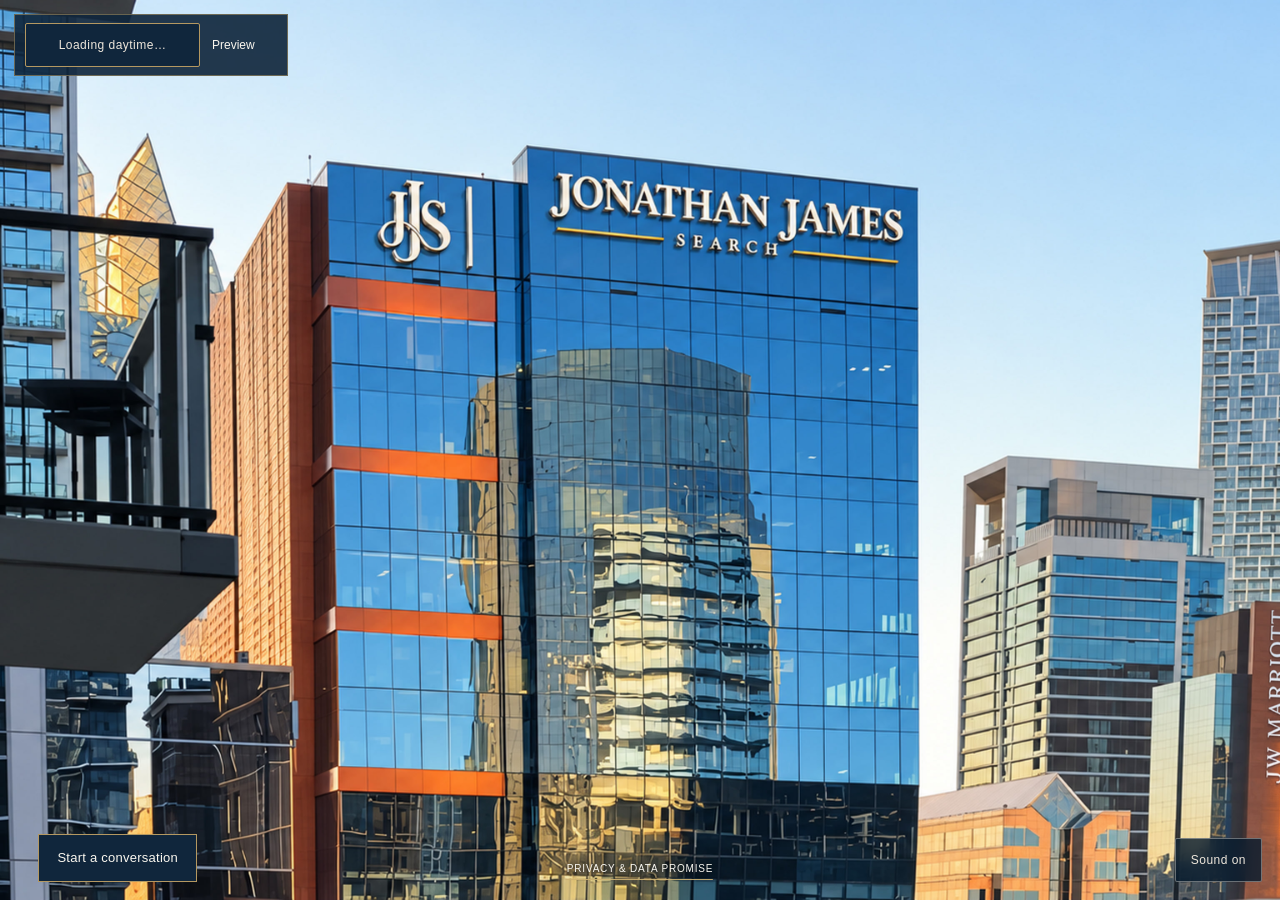
<file: transition-preview/index.html>
<!doctype html>
<html lang="en" data-layout="full-bleed" data-transition-preview="true">
<head>
<meta charset="utf-8">
<meta name="viewport" content="width=device-width,initial-scale=1,viewport-fit=cover">
<meta name="theme-color" content="#071b2d">
<meta name="robots" content="noindex,nofollow">
<meta name="description" content="Jonathan James Search. January 2027.">
<meta name="jjs-release" content="mobile-loop-v2">
<title>JJS | Day-to-night transition preview</title>
<style>
:root{color-scheme:dark;--ivory:#eee7dc;--navy:#071b2d}
*{box-sizing:border-box}
html,body{margin:0;width:100%;height:100%;overflow:hidden;background:var(--navy);color:var(--ivory)}
body{font-family:Arial,Helvetica,sans-serif}
main{position:fixed;inset:0;height:100vh;height:100dvh;overflow:hidden;background:#05090e}

.film{position:absolute;inset:0;width:100%;height:100%;object-fit:cover;object-position:50% 18%;display:block}
#film-poster:not([src]){visibility:hidden}
video.film{opacity:0;transition:opacity 2s ease-in-out}
video.film.is-visible{opacity:1}
@media(prefers-reduced-motion:reduce){video.film{transition:none}}
.controls{position:fixed;right:max(18px,env(safe-area-inset-right));bottom:max(18px,env(safe-area-inset-bottom));z-index:2;display:flex;gap:8px}
button{min-height:44px;padding:10px 15px;border:1px solid #eee7dc66;background:#071b2dcc;color:var(--ivory);border-radius:2px;font:12px Arial,Helvetica,sans-serif;letter-spacing:.04em;cursor:pointer;backdrop-filter:blur(8px)}
button:focus-visible{outline:2px solid var(--ivory);outline-offset:4px}
[hidden]{display:none!important}
.sr-only{position:absolute;width:1px;height:1px;padding:0;margin:-1px;overflow:hidden;clip:rect(0,0,0,0);white-space:nowrap;border:0}
@media(orientation:portrait){.film{object-fit:cover;object-position:50% 18%}.controls{right:max(12px,env(safe-area-inset-right));bottom:max(12px,env(safe-area-inset-bottom))}}

.transition-preview{position:fixed;top:max(14px,env(safe-area-inset-top));left:max(14px,env(safe-area-inset-left));z-index:4;display:flex;align-items:center;gap:12px;padding:8px 10px;background:#10263ce8;border:1px solid #b4986188;color:#faf7ef;font:12px/1.4 Arial,Helvetica,sans-serif}
.transition-preview button{border-color:#b49861;background:#10263c;min-width:175px;backdrop-filter:none}
.transition-preview span{min-width:65px}
@media(max-width:600px){.transition-preview{right:max(14px,env(safe-area-inset-right));justify-content:space-between;gap:8px}.transition-preview button{min-width:0;font-size:11px;padding:10px}.transition-preview span{font-size:11px;min-width:0}}
</style>
<link rel="stylesheet" href="/contact.css?v=contact-v3">
</head>
<body>
<aside class="transition-preview" aria-label="Day and night transition preview"><button id="preview-transition" type="button" disabled>Loading daytime…</button><span id="preview-period" role="status" aria-live="polite">Preview</span></aside>
<main aria-label="Jonathan James Search launch film">
<h1 class="sr-only">Jonathan James Search — January 2027</h1>
<img class="film" id="film-poster" alt="JJS rooftop branding above the Austin skyline, January 2027">
<noscript><picture><source media="(max-width:900px) and (orientation:portrait)" srcset="/nighttime-mobile-4k-v1.jpg"><img class="film" src="/nighttime-desktop-4k-v1.jpg" alt="Jonathan James Search, launching January 2027"></picture></noscript>
<video disablepictureinpicture class="film" id="launch-video" autoplay muted loop playsinline webkit-playsinline preload="auto" aria-label="JJS rooftop launch film"></video>
<video disablepictureinpicture class="film" id="launch-video-next" autoplay muted loop playsinline webkit-playsinline preload="auto" aria-label="JJS rooftop launch film"></video>
</main>
<div class="controls">
<button id="play" type="button" hidden>Play video</button>
<button id="sound" type="button" aria-pressed="false">Sound on</button>
</div>
<p class="sr-only" id="status" role="status" aria-live="polite"></p>
<script src="/film-loader.js?v=mobile-loop-v2"></script>
<script src="/holding-schedule.js?v=4k-v1"></script>
<script src="/holding.js?v=mobile-loop-v2"></script>
<script src="/contact.js?v=contact-v3"></script>
</body>
</html>
</file>
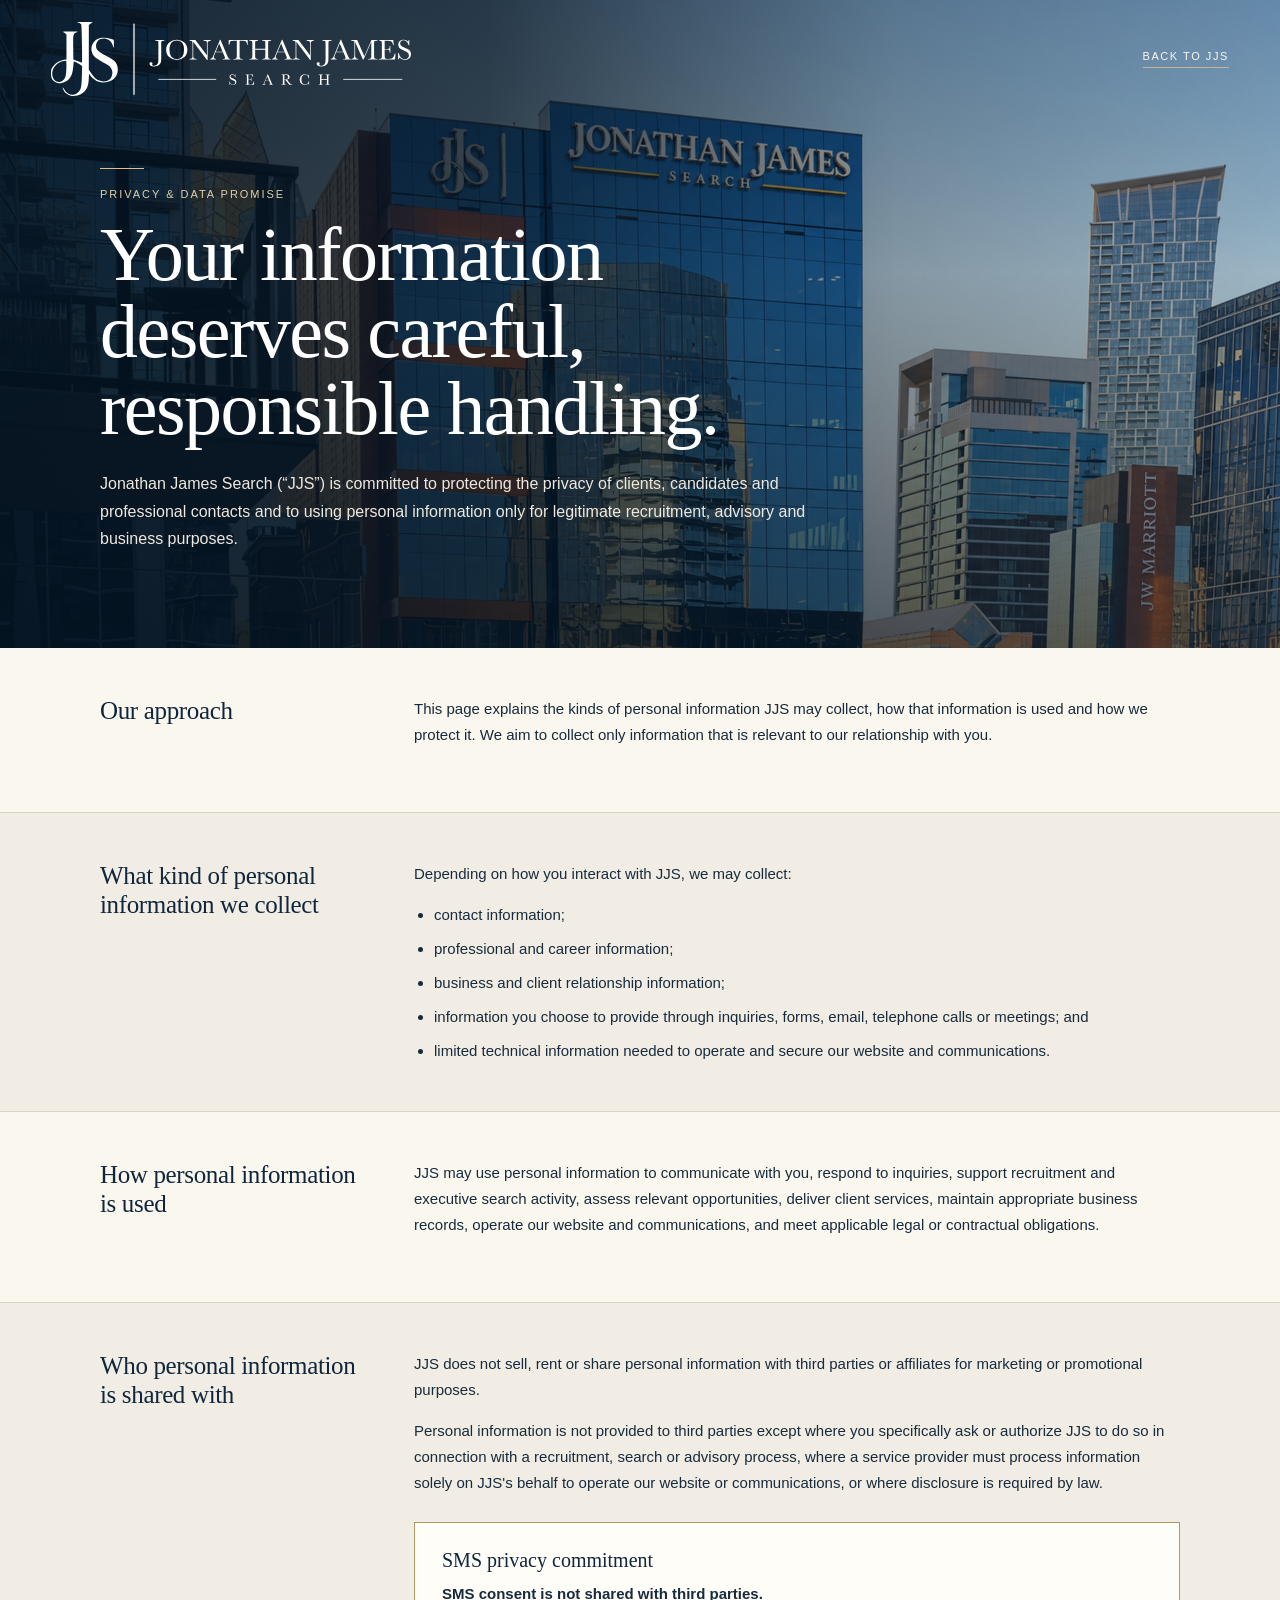
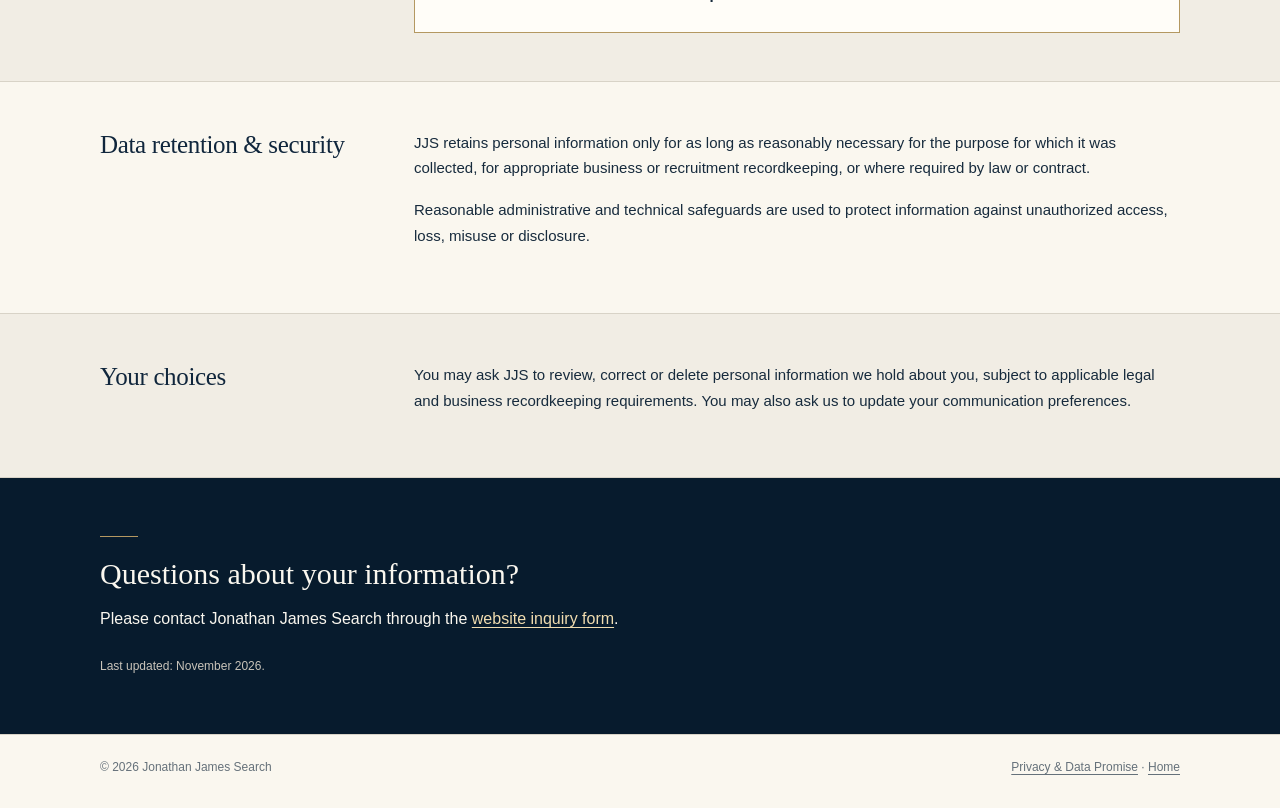
<file: privacy.html>
<!doctype html>
<html lang="en">
<head>
<meta charset="utf-8">
<meta name="viewport" content="width=device-width,initial-scale=1,viewport-fit=cover">
<meta name="theme-color" content="#071b2d">
<meta name="description" content="Jonathan James Search privacy and data promise for clients, candidates and website visitors.">
<title>Privacy & Data Promise | Jonathan James Search</title>
<style>
:root{
  --navy:#071b2d;
  --navy-soft:#10263c;
  --ivory:#faf7ef;
  --ivory-alt:#f1ede4;
  --gold:#b49861;
  --gold-light:#d6c193;
  --ink:#172b3d;
  --muted:#65717a;
  --line:#d8d3c7;
  --inset:clamp(22px,4vw,64px);
}
*{box-sizing:border-box}
html{scroll-behavior:smooth}
body{margin:0;background:var(--ivory);color:var(--ink);font-family:Arial,Helvetica,sans-serif}
a{color:inherit}

.hero{position:relative;min-height:min(72vh,760px);display:flex;align-items:flex-end;overflow:hidden;background:var(--navy);color:var(--ivory)}
.hero-media,.hero-media picture,.hero-media img{position:absolute;inset:0;width:100%;height:100%}
.hero-media img{display:block;object-fit:cover;object-position:center 22%}
.hero::after{content:"";position:absolute;inset:0;background:linear-gradient(90deg,rgba(4,19,33,.90) 0%,rgba(4,19,33,.76) 38%,rgba(4,19,33,.34) 70%,rgba(4,19,33,.18) 100%),linear-gradient(0deg,rgba(4,19,33,.54) 0%,rgba(4,19,33,.08) 58%,rgba(4,19,33,.22) 100%)}
.hero-top{position:absolute;top:0;left:0;right:0;z-index:3;display:flex;align-items:center;justify-content:space-between;gap:24px;min-height:94px;padding:max(22px,env(safe-area-inset-top)) var(--inset) 18px}
.hero-logo{display:block;width:min(360px,46vw);height:auto;filter:brightness(0) invert(1)}
.hero-back{color:var(--ivory);font-size:11px;letter-spacing:.14em;text-transform:uppercase;text-decoration:none;border-bottom:1px solid rgba(214,193,147,.8);padding-bottom:5px}
.hero-copy{position:relative;z-index:2;width:min(1080px,calc(100% - (var(--inset) * 2)));margin:0 auto;padding:160px 0 clamp(62px,8vw,96px)}
.hero-copy::before{content:"";display:block;width:44px;height:1px;margin-bottom:19px;background:var(--gold-light)}
.eyebrow{margin:0 0 16px;color:#e1cfa7;font-size:11px;letter-spacing:.18em;text-transform:uppercase}
h1{max-width:820px;margin:0;color:#fff;font:400 clamp(45px,6vw,76px)/1.01 Georgia,'Times New Roman',serif;letter-spacing:-1.5px;text-wrap:balance}
.lede{max-width:720px;margin:24px 0 0;color:#eee9df;font-size:16px;line-height:1.7}

.content{width:100%;margin:0;padding:0}
.section{display:grid;grid-template-columns:260px minmax(0,1fr);gap:54px;padding:48px max(var(--inset),calc((100vw - 1080px)/2));border-bottom:1px solid var(--line)}
.section:nth-child(odd){background:var(--ivory)}
.section:nth-child(even){background:var(--ivory-alt)}
.section h2{justify-self:start;margin:0;color:var(--navy-soft);font:400 25px/1.16 Georgia,'Times New Roman',serif;letter-spacing:-.35px;text-align:left}
.section p,.section li{font-size:15px;line-height:1.72}
.section p{margin:0 0 16px}
.section ul{margin:0;padding-left:20px}
.section li+li{margin-top:8px}
.sms-box{margin-top:26px;padding:25px 27px;border:1px solid var(--gold);background:#fffdf8}
.sms-box strong{display:block;margin-bottom:9px;color:var(--navy-soft);font:400 20px/1.2 Georgia,'Times New Roman',serif}
.sms-box p{margin:0}

.contact-box{margin:0;padding:58px max(var(--inset),calc((100vw - 1080px)/2));background:var(--navy);color:var(--ivory)}
.contact-inner{width:100%;max-width:1080px;margin:0 auto}
.contact-box::before{content:"";display:block;width:38px;height:1px;margin-bottom:20px;background:var(--gold)}
.contact-box h2{margin:0 0 13px;font:400 30px/1.15 Georgia,'Times New Roman',serif}
.contact-box p{max-width:720px;margin:0;line-height:1.7}
.contact-box a{color:#f1ddb0;text-underline-offset:3px}
.meta{margin-top:24px!important;color:#c9c4ba;font-size:12px;line-height:1.6}

footer{border-top:1px solid var(--line);padding:25px var(--inset) 34px;background:var(--ivory)}
.footer-inner{width:min(1080px,100%);margin:0 auto;display:flex;justify-content:space-between;gap:24px;color:var(--muted);font-size:12px}
.footer-inner a{text-underline-offset:3px}

@media(max-width:760px){
  :root{--inset:20px}
  .hero{min-height:68dvh}
  .hero-media img{object-position:center 18%}
  .hero::after{background:linear-gradient(0deg,rgba(4,19,33,.88) 0%,rgba(4,19,33,.58) 55%,rgba(4,19,33,.28) 100%)}
  .hero-top{min-height:76px;padding-top:max(18px,env(safe-area-inset-top))}
  .hero-logo{width:min(295px,64vw)}
  .hero-back{font-size:9px;letter-spacing:.12em}
  .hero-copy{padding-top:132px;padding-bottom:54px}
  h1{font-size:clamp(40px,11.5vw,55px);letter-spacing:-.9px}
  .lede{font-size:14px;line-height:1.6}
  .section{grid-template-columns:1fr;gap:17px;padding:36px 20px}
  .section h2{font-size:24px}
  .contact-box{padding:44px 20px}
  .footer-inner{flex-direction:column}
}
</style>
</head>
<body>
<header class="hero">
  <div class="hero-media" aria-hidden="true">
    <picture>
      <source media="(max-width:760px)" srcset="/images/daytime-mobile-clear-v3.jpg">
      <img src="/images/daytime-desktop-clear-v3.jpg" alt="" width="3840" height="2160" fetchpriority="high">
    </picture>
  </div>
  <div class="hero-top">
    <a href="/" aria-label="Jonathan James Search home"><img class="hero-logo" src="/jjs-logo.svg" alt="Jonathan James Search"></a>
    <a class="hero-back" href="/">Back to JJS</a>
  </div>
  <div class="hero-copy">
    <p class="eyebrow">Privacy & Data Promise</p>
    <h1>Your information deserves careful, responsible handling.</h1>
    <p class="lede">Jonathan James Search (“JJS”) is committed to protecting the privacy of clients, candidates and professional contacts and to using personal information only for legitimate recruitment, advisory and business purposes.</p>
  </div>
</header>

<main class="content">
  <section class="section" id="our-approach">
    <h2>Our approach</h2>
    <div><p>This page explains the kinds of personal information JJS may collect, how that information is used and how we protect it. We aim to collect only information that is relevant to our relationship with you.</p></div>
  </section>

  <section class="section" id="information-collected">
    <h2>What kind of personal information we collect</h2>
    <div>
      <p>Depending on how you interact with JJS, we may collect:</p>
      <ul>
        <li>contact information;</li>
        <li>professional and career information;</li>
        <li>business and client relationship information;</li>
        <li>information you choose to provide through inquiries, forms, email, telephone calls or meetings; and</li>
        <li>limited technical information needed to operate and secure our website and communications.</li>
      </ul>
    </div>
  </section>

  <section class="section" id="how-used">
    <h2>How personal information is used</h2>
    <div><p>JJS may use personal information to communicate with you, respond to inquiries, support recruitment and executive search activity, assess relevant opportunities, deliver client services, maintain appropriate business records, operate our website and communications, and meet applicable legal or contractual obligations.</p></div>
  </section>

  <section class="section" id="sharing">
    <h2>Who personal information is shared with</h2>
    <div>
      <p>JJS does not sell, rent or share personal information with third parties or affiliates for marketing or promotional purposes.</p>
      <p>Personal information is not provided to third parties except where you specifically ask or authorize JJS to do so in connection with a recruitment, search or advisory process, where a service provider must process information solely on JJS's behalf to operate our website or communications, or where disclosure is required by law.</p>
      <div class="sms-box" id="sms-consent">
        <strong>SMS privacy commitment</strong>
        <p><b>SMS consent is not shared with third parties.</b></p>
      </div>
    </div>
  </section>

  <section class="section" id="retention">
    <h2>Data retention & security</h2>
    <div>
      <p>JJS retains personal information only for as long as reasonably necessary for the purpose for which it was collected, for appropriate business or recruitment recordkeeping, or where required by law or contract.</p>
      <p>Reasonable administrative and technical safeguards are used to protect information against unauthorized access, loss, misuse or disclosure.</p>
    </div>
  </section>

  <section class="section" id="choices">
    <h2>Your choices</h2>
    <div><p>You may ask JJS to review, correct or delete personal information we hold about you, subject to applicable legal and business recordkeeping requirements. You may also ask us to update your communication preferences.</p></div>
  </section>

  <section class="contact-box">
    <div class="contact-inner">
      <h2>Questions about your information?</h2>
      <p>Please contact Jonathan James Search through the <a href="/">website inquiry form</a>.</p>
      <p class="meta">Last updated: November 2026.</p>
    </div>
  </section>
</main>

<footer>
  <div class="footer-inner">
    <span>© 2026 Jonathan James Search</span>
    <span><a href="/privacy.html">Privacy & Data Promise</a> · <a href="/">Home</a></span>
  </div>
</footer>
</body>
</html>
</file>
<file: still-image.css>
/* Images remain fixed: no pan, zoom, loop or transition. */
main:has(> #film-poster){container-type:size}
#film-poster{animation:none;transition:none}

/* Wider night mobile photograph with a black area reserved for readable copy. */
html.jjs-launch-page[data-period="nighttime"][data-format="mobile"] main{background:#000}
html.jjs-launch-page[data-period="nighttime"][data-format="mobile"] #film-poster{
 height:calc(100% - clamp(100px,14cqh,130px) - env(safe-area-inset-bottom));object-fit:cover;object-position:50% 0;
 mask-image:linear-gradient(#000 0%,#000 calc(100% - 24px),transparent 100%);
}
html.jjs-launch-page[data-period="nighttime"][data-format="mobile"] .jjs-launch-panel{
 min-height:0;padding-top:16px;
 padding-bottom:max(82px,calc(env(safe-area-inset-bottom) + 64px));
 background:transparent;
}
html.jjs-launch-page[data-period="nighttime"][data-format="mobile"] .jjs-launch-copy{max-width:390px;text-shadow:0 1px 3px #000,0 2px 14px #000}
html.jjs-launch-page[data-period="nighttime"][data-format="mobile"] .jjs-launch-copy::before,
html.jjs-launch-page[data-period="nighttime"][data-format="mobile"] .jjs-launch-brand{display:none}
html.jjs-launch-page[data-period="nighttime"][data-format="mobile"] .jjs-launch-panel .jjs-launch-title{
 font-size:clamp(30px,8.2vw,36px);line-height:1.08;letter-spacing:-.4px;color:#fff;
}
html.jjs-launch-page[data-period="nighttime"][data-format="mobile"] .jjs-launch-title span{display:block}
html.jjs-launch-page[data-period="nighttime"][data-format="mobile"] .jjs-launch-description{
 margin-top:10px;font-size:13px;line-height:1.4;color:#f7f5ef;
}
@media(orientation:landscape){
 html.jjs-launch-page.jjs-portrait-preview[data-period="nighttime"][data-format="mobile"] .jjs-launch-panel .jjs-launch-title{font-size:clamp(23px,3.8dvh,36px)}
}
</file>
<file: launch-box.css>
/* Shared daytime-desktop reference treatment across all four review layouts. */
:root.jjs-launch-page[data-layout][data-format][data-period]{--jjs-bottom-edge:max(18px,env(safe-area-inset-bottom));--jjs-card-width:300px;--jjs-brand-width:179px}
:root.jjs-launch-page[data-layout][data-format][data-period] .jjs-launch-panel{inset:auto 0 var(--jjs-bottom-edge);width:auto;min-height:0;padding:0 max(var(--jjs-launch-inset),env(safe-area-inset-left));transform:none;background:transparent}
:root.jjs-launch-page[data-layout][data-format][data-period] .jjs-launch-panel .jjs-launch-copy{box-sizing:border-box;width:var(--jjs-card-width);max-width:calc(100vw - 280px);height:186px;padding:16px 20px;border:1px solid #b99a5e99;background:#071b2de8;text-shadow:none}
:root.jjs-launch-page[data-layout][data-format][data-period] .jjs-launch-copy::before{display:none}
:root.jjs-launch-page[data-layout][data-format][data-period] .jjs-launch-panel .jjs-launch-brand{display:block;margin:0 0 8px;line-height:0;letter-spacing:normal;text-transform:none}
.jjs-launch-brand-text{display:none}
:root.jjs-launch-page[data-layout][data-format][data-period] .jjs-launch-wordmark{display:block;width:var(--jjs-brand-width);max-width:100%;height:auto;object-fit:contain;mix-blend-mode:screen;filter:brightness(1.2) saturate(.65);transform:skewY(-.8deg);transform-origin:left center}
:root.jjs-launch-page[data-layout][data-format][data-period] .jjs-launch-panel .jjs-launch-title{margin:0;font:400 32px/1.05 Georgia,'Times New Roman',serif;letter-spacing:-.4px;white-space:normal;text-wrap:initial}
:root.jjs-launch-page[data-layout][data-format][data-period] .jjs-launch-title span{display:block}
:root.jjs-launch-page[data-layout][data-format][data-period] .jjs-launch-panel .jjs-launch-description{margin:8px 0 0;font:12px/1.35 Arial,Helvetica,sans-serif}
html.jjs-launch-page .film-controls{display:grid;grid-template-columns:180px;justify-items:stretch;align-items:end;gap:10px}
:root.jjs-launch-page[data-layout][data-format][data-period] .film-controls{bottom:var(--jjs-bottom-edge)}
html.jjs-launch-page .film-controls .jjs-corner-brand{grid-column:1;grid-row:1}
html.jjs-launch-page[data-layout="full-bleed"] .film-controls .jjs-contact-launcher{position:static;grid-column:1;grid-row:2;transform:none}
html.jjs-launch-page .film-controls .jjs-contact-trigger{width:100%;height:48px;padding:0 12px}
html.jjs-launch-page .jjs-corner-brand .jjs-corner-logo{filter:grayscale(1) brightness(1.65)}
html[data-period="daytime"] .jjs-corner-brand{display:none}
@media(max-width:700px){
 :root.jjs-launch-page[data-layout][data-format][data-period] .jjs-launch-panel{padding:0 20px}
 :root.jjs-launch-page[data-layout][data-format][data-period] .jjs-launch-panel .jjs-launch-copy{max-width:calc(100vw - 184px);padding:12px}
 :root.jjs-launch-page[data-layout][data-format][data-period] .jjs-launch-panel .jjs-launch-title{font-size:clamp(20px,6vw,32px)}
 html.jjs-launch-page .film-controls{grid-template-columns:128px;gap:8px}
 html.jjs-launch-page .film-controls .jjs-contact-trigger{height:44px;min-height:44px;padding:0 6px;font-size:11px;line-height:1.3;white-space:normal}
}
@media(max-width:359px){
 html.jjs-launch-page .film-controls{grid-template-columns:112px}
 :root.jjs-launch-page[data-layout][data-format][data-period] .jjs-launch-panel .jjs-launch-copy{max-width:calc(100vw - 168px);padding:10px}
}
</file>
<file: night-launch.css>
/* Keep the launch copy and controls anchored beneath the photograph. */
html[data-period="nighttime"] .film-controls{flex-direction:column;align-items:flex-end;gap:14px}
html[data-period="nighttime"] .jjs-corner-logo{display:block;width:68px;height:auto;object-fit:contain;mix-blend-mode:screen;pointer-events:none}
html[data-period="nighttime"] .jjs-launch-panel{background:linear-gradient(transparent,rgba(0,0,0,.8));padding-top:45px}
html[data-period="nighttime"] .jjs-launch-copy{max-width:min(620px,calc(100vw - 160px))}
@media(max-width:700px){
 html[data-period="nighttime"] .jjs-corner-logo{width:48px}
 html[data-period="nighttime"] .film-controls{gap:12px}
 html[data-period="nighttime"] .jjs-launch-copy{max-width:calc(100vw - 115px)}
 html[data-period="nighttime"] .jjs-launch-panel .jjs-launch-title{font-size:clamp(26px,7.4vw,36px)}
}

/* Equal-width logo box and sound button, centered in a single column. */
html[data-period="nighttime"] .film-controls{display:grid;grid-template-columns:max-content;justify-items:stretch;gap:10px}
html[data-period="nighttime"] .film-controls .film-control{min-width:96px}
html[data-period="nighttime"] .jjs-corner-brand{display:grid;place-items:center;width:100%;height:80px;border:1px solid #b99a5e99;background:#071b2de8;pointer-events:none}
html[data-period="nighttime"] .jjs-corner-brand .jjs-corner-logo{width:44px;height:auto}
@media(max-width:700px){
 html[data-period="nighttime"] .film-controls .film-control{min-width:80px}
 html[data-period="nighttime"] .jjs-corner-brand{height:68px}
 html[data-period="nighttime"] .jjs-corner-brand .jjs-corner-logo{width:36px}
}
</file>
<file: contact.css>
:root{--jjs-contact-navy:#10263c;--jjs-contact-ivory:#faf7ef;--jjs-contact-gold:#b49861;--jjs-contact-ink:#172b3d;--jjs-contact-line:#d8d3c7}
.jjs-contact-launcher{position:fixed;left:max(clamp(14px,3vw,48px),env(safe-area-inset-left));bottom:max(18px,env(safe-area-inset-bottom));z-index:4}
.jjs-contact-trigger{display:flex;align-items:center;justify-content:center;min-height:48px;padding:0 18px;border:1px solid var(--jjs-contact-gold);border-radius:0;background:var(--jjs-contact-navy);color:var(--jjs-contact-ivory);font:13px/1.2 Arial,Helvetica,sans-serif;letter-spacing:.25px;white-space:nowrap;cursor:pointer;backdrop-filter:none}
.jjs-contact-trigger:hover{background:#18344e}
.jjs-contact-arrow{color:#d4bd8d;font-size:19px;line-height:1}
.jjs-inquiry{position:fixed;inset:0;width:100%;max-width:none;height:100%;height:100dvh;max-height:100%;margin:0;padding:26px;border:0;background:transparent;color:var(--jjs-contact-ink);color-scheme:light;box-sizing:border-box;overflow:hidden;font:13px/1.4 Arial,Helvetica,sans-serif}
.jjs-inquiry[open]{display:flex;align-items:center;justify-content:center}
.jjs-inquiry:not([open]){display:none}
.jjs-inquiry::backdrop{background:rgba(10,28,46,.25)}
.jjs-inquiry *{box-sizing:border-box}
.jjs-inquiry-panel{position:relative;width:440px;max-width:100%;max-height:100%;overflow-y:auto;overscroll-behavior:contain;padding:28px 34px 25px;background:var(--jjs-contact-ivory);border:1px solid var(--jjs-contact-gold);box-shadow:0 16px 64px rgba(5,16,27,.2)}
.jjs-inquiry-close{position:absolute;top:10px;right:10px;display:grid;place-items:center;width:40px;min-height:40px;padding:0;border:0;border-radius:0;background:transparent;color:#66717a;font:25px/1 Arial,Helvetica,sans-serif;cursor:pointer;backdrop-filter:none}
.jjs-inquiry-close:hover{background:#10263c08}
.jjs-inquiry-wordmark{display:inline-flex;flex-direction:column;align-items:center;margin:0 0 18px;color:var(--jjs-contact-navy)}
.jjs-inquiry-wordmark strong{font:400 18px/1.15 Georgia,'Times New Roman',serif;letter-spacing:.1px;white-space:nowrap}
.jjs-inquiry-wordmark span{display:flex;align-items:center;gap:9px;margin-top:6px;padding-left:3.3px;font:11px/1.2 Georgia,'Times New Roman',serif;letter-spacing:3.3px}
.jjs-inquiry-wordmark span::before,.jjs-inquiry-wordmark span::after{content:'';width:34px;height:1px;background:var(--jjs-contact-gold)}
.jjs-inquiry-title{margin:0 0 9px;color:var(--jjs-contact-navy);font:400 30px/1.15 Georgia,'Times New Roman',serif;letter-spacing:-.55px;white-space:normal}
.jjs-inquiry-intro{max-width:310px;margin:0 0 20px;color:#5a6670;font:13px/1.55 Arial,Helvetica,sans-serif}
.jjs-inquiry-fields{display:grid;grid-template-columns:minmax(0,1fr) minmax(0,1fr);gap:14px 18px}
.jjs-inquiry-field{display:flex;flex-direction:column;gap:7px;min-width:0;margin:0;color:var(--jjs-contact-ink);font:12px/1.35 Arial,Helvetica,sans-serif;letter-spacing:.15px}
.jjs-inquiry-wide{grid-column:1/-1}
.jjs-inquiry-field input,.jjs-inquiry-field textarea{display:block;width:100%;min-height:42px;padding:10px 11px;border:1px solid var(--jjs-contact-line);border-radius:0;background:#fffdf8;color:var(--jjs-contact-ink);box-shadow:none;font:14px/1.4 Arial,Helvetica,sans-serif;letter-spacing:normal}
.jjs-inquiry-field textarea{height:72px;min-height:72px;resize:vertical}
.jjs-inquiry-field input::placeholder,.jjs-inquiry-field textarea::placeholder{color:#7e858a;opacity:1}
.jjs-inquiry-send{display:flex;align-items:center;justify-content:space-between;width:100%;min-height:46px;margin-top:18px;padding:12px 17px;border:1px solid var(--jjs-contact-navy);border-radius:0;background:var(--jjs-contact-navy);color:var(--jjs-contact-ivory);font:13px/1.4 Arial,Helvetica,sans-serif;letter-spacing:.3px;cursor:pointer;backdrop-filter:none}
.jjs-inquiry-send:hover{background:#18344e}
.jjs-inquiry-send:disabled{opacity:.7;cursor:wait}
.jjs-inquiry-note{margin:12px 0 0;color:#697079;font:11px/1.45 Arial,Helvetica,sans-serif}
.jjs-inquiry-error{margin:16px 0 0;color:#963d2d;font:13px/1.5 Arial,Helvetica,sans-serif}
.jjs-inquiry-error a{color:inherit;text-decoration:underline;text-underline-offset:3px;overflow-wrap:anywhere}
.jjs-inquiry-success{padding:14px 0 7px}
.jjs-inquiry-check{display:grid;place-items:center;width:40px;height:40px;margin-bottom:25px;border:1px solid var(--jjs-contact-gold);color:var(--jjs-contact-navy);font:21px/1 Arial,Helvetica,sans-serif}
.jjs-inquiry-success h2{margin:0 0 14px;color:var(--jjs-contact-navy);font:400 32px/1.15 Georgia,'Times New Roman',serif}
.jjs-inquiry-success p{margin:0;color:var(--jjs-contact-ink);font:16px/1.6 Arial,Helvetica,sans-serif}
.jjs-inquiry-success .jjs-inquiry-send{margin-top:32px}
.jjs-inquiry [hidden],.jjs-inquiry-honey{display:none!important}
.jjs-inquiry :focus-visible,.jjs-contact-trigger:focus-visible{outline:2px solid var(--jjs-contact-gold);outline-offset:3px}
html.jjs-contact-open{overflow:hidden}
html[data-layout="full-bleed"] .layout-switch{top:max(14px,env(safe-area-inset-top));bottom:auto}
html[data-format="mobile"] .jjs-inquiry[open]{align-items:flex-end;padding:0}
html[data-format="mobile"] .jjs-inquiry-panel{width:min(440px,100%);max-height:calc(100dvh - 30px);padding:26px 25px max(26px,env(safe-area-inset-bottom));border:0;border-top:1px solid var(--jjs-contact-gold);border-radius:16px 16px 0 0}
html[data-format="mobile"] .jjs-inquiry-panel::before{content:'';position:absolute;top:9px;left:calc(50% - 18px);width:36px;height:3px;border-radius:2px;background:#d2cbbb}
html[data-format="mobile"] .jjs-inquiry-wordmark{display:none}
html[data-format="mobile"] .jjs-inquiry-title{padding-right:18px;font-size:29px}
html[data-format="mobile"] .jjs-inquiry-intro{margin-bottom:18px;font-size:12px}
html[data-format="mobile"] .jjs-inquiry-fields{grid-template-columns:minmax(0,1fr);gap:10px}
html[data-format="mobile"] .jjs-inquiry-field{gap:4px}
html[data-format="mobile"] .jjs-inquiry-field input,html[data-format="mobile"] .jjs-inquiry-field textarea{min-height:40px;padding:8px 10px;font-size:16px}
html[data-format="mobile"] .jjs-inquiry-field textarea{height:60px;min-height:60px}
html[data-format="mobile"] .jjs-inquiry-send{margin-top:16px}
html[data-format="mobile"] .jjs-inquiry-note{margin-top:11px}
@media(orientation:landscape){
 html[data-layout="full-bleed"][data-format="mobile"] .jjs-contact-launcher{left:calc((100vw - 56.25dvh)/2 + 12px);bottom:max(72px,calc(env(safe-area-inset-bottom) + 60px))}
 html[data-layout="full-bleed"][data-format="mobile"] .jjs-inquiry[open]{align-items:flex-end;padding:0}
 html[data-layout="full-bleed"][data-format="mobile"] .jjs-inquiry-panel{width:min(56.25dvh,100vw);max-height:calc(100dvh - 30px);padding:26px 25px max(26px,env(safe-area-inset-bottom));border:0;border-top:1px solid var(--jjs-contact-gold);border-radius:16px 16px 0 0}
}
@media(orientation:landscape) and (min-height:480px){
 html[data-layout="full-bleed"][data-format="mobile"] .jjs-contact-launcher{bottom:max(14px,env(safe-area-inset-bottom))}
}
@media(max-width:800px){
 .jjs-contact-launcher{left:max(12px,env(safe-area-inset-left));right:auto;bottom:max(12px,env(safe-area-inset-bottom))}
 .jjs-contact-trigger{width:auto;min-height:44px;padding:0 14px;font-size:12px;letter-spacing:.2px}
 html[data-layout="framed"] .jjs-contact-launcher{bottom:max(74px,calc(env(safe-area-inset-bottom) + 62px))}
}
@media(max-width:600px){
 .jjs-inquiry{padding:0}
 .jjs-inquiry[open]{align-items:flex-end}
 .jjs-inquiry-panel{width:100%;max-height:calc(100dvh - max(16px,env(safe-area-inset-top)));padding:26px 25px max(26px,env(safe-area-inset-bottom));border:0;border-top:1px solid var(--jjs-contact-gold);border-radius:16px 16px 0 0;scroll-padding:24px}
 .jjs-inquiry-panel::before{content:'';position:absolute;top:9px;left:calc(50% - 18px);width:36px;height:3px;border-radius:2px;background:#d2cbbb}
 .jjs-inquiry-wordmark{display:none}
 .jjs-inquiry-title{padding-right:18px;font-size:29px}
 .jjs-inquiry-intro{margin-bottom:18px;font-size:12px}
 .jjs-inquiry-fields{grid-template-columns:minmax(0,1fr);gap:10px}
 .jjs-inquiry-field{gap:4px}
 .jjs-inquiry-field input,.jjs-inquiry-field textarea{min-height:40px;padding:8px 10px;font-size:16px}
 .jjs-inquiry-field textarea{height:60px;min-height:60px}
 .jjs-inquiry-send{margin-top:16px}
 .jjs-inquiry-note{margin-top:11px}
}
@media(max-width:360px){.jjs-inquiry-panel{padding-left:20px;padding-right:20px}.jjs-inquiry-title{font-size:27px}}
</file>
